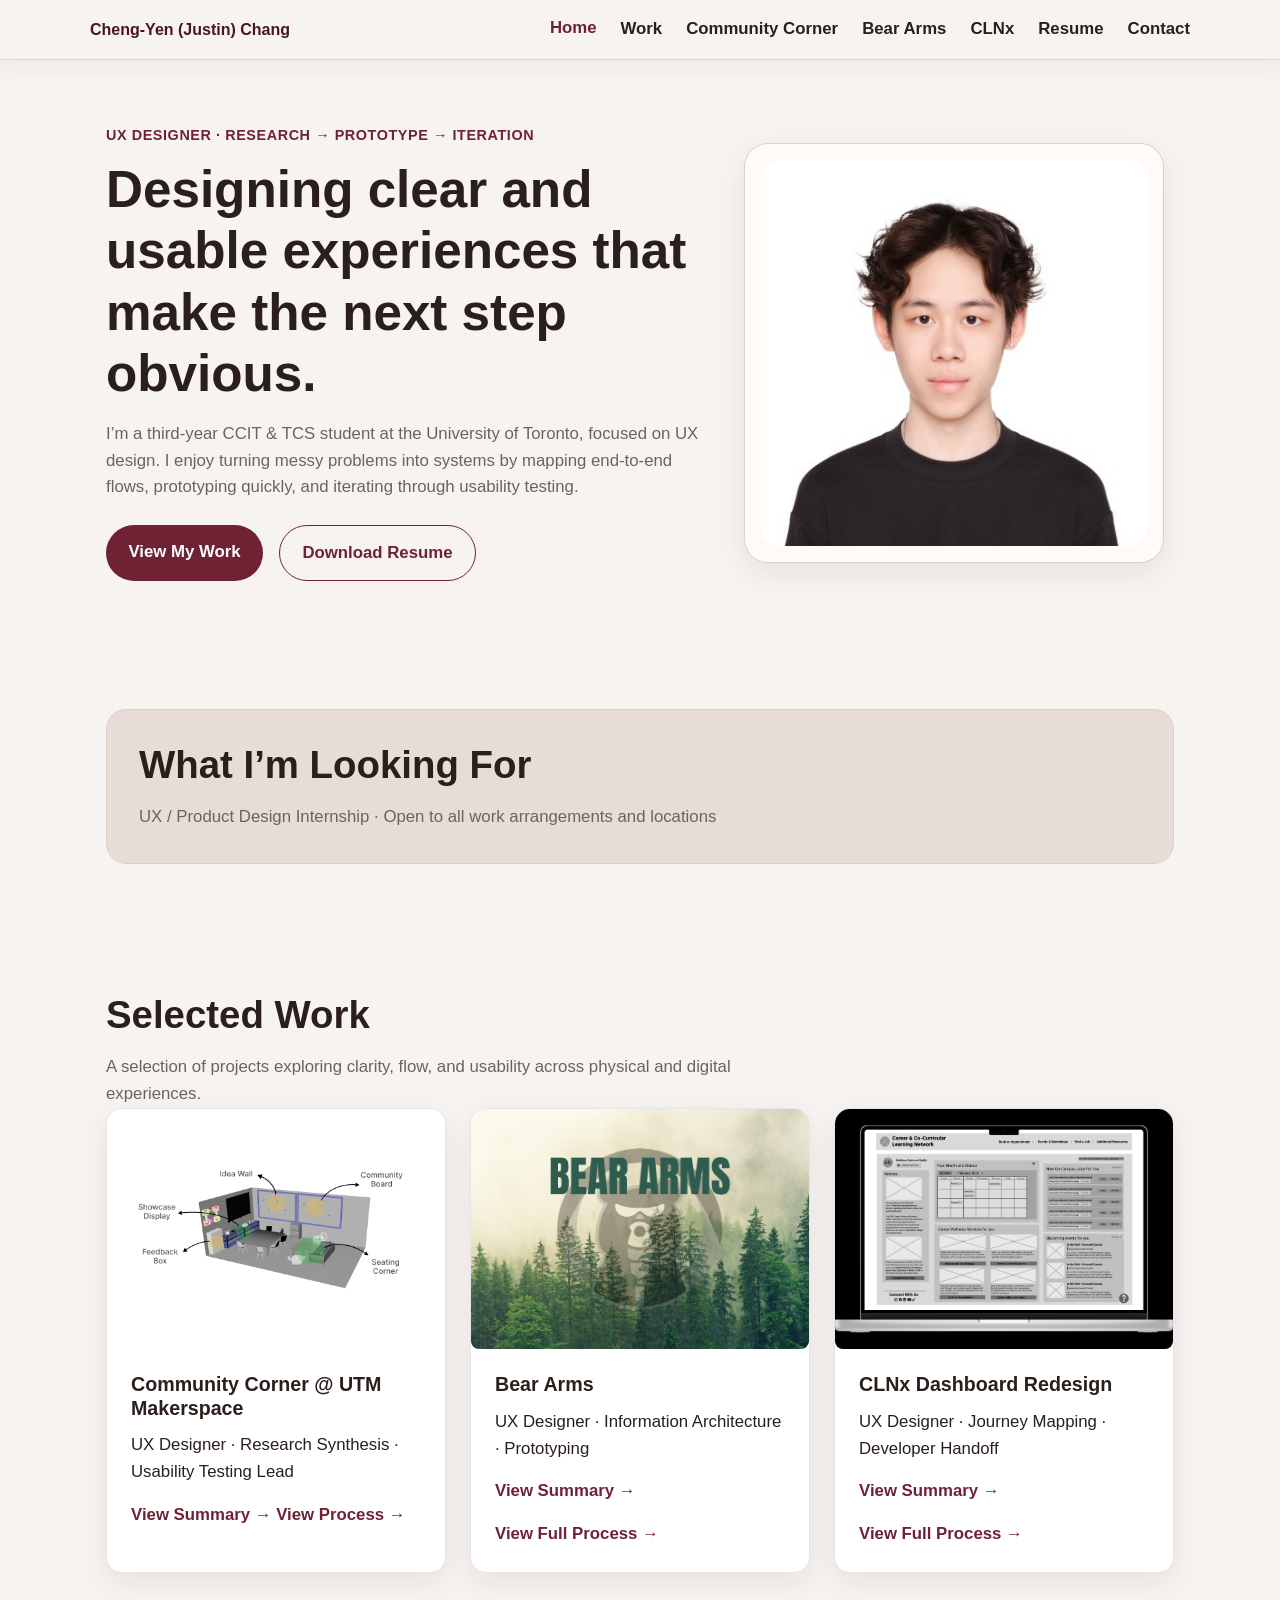
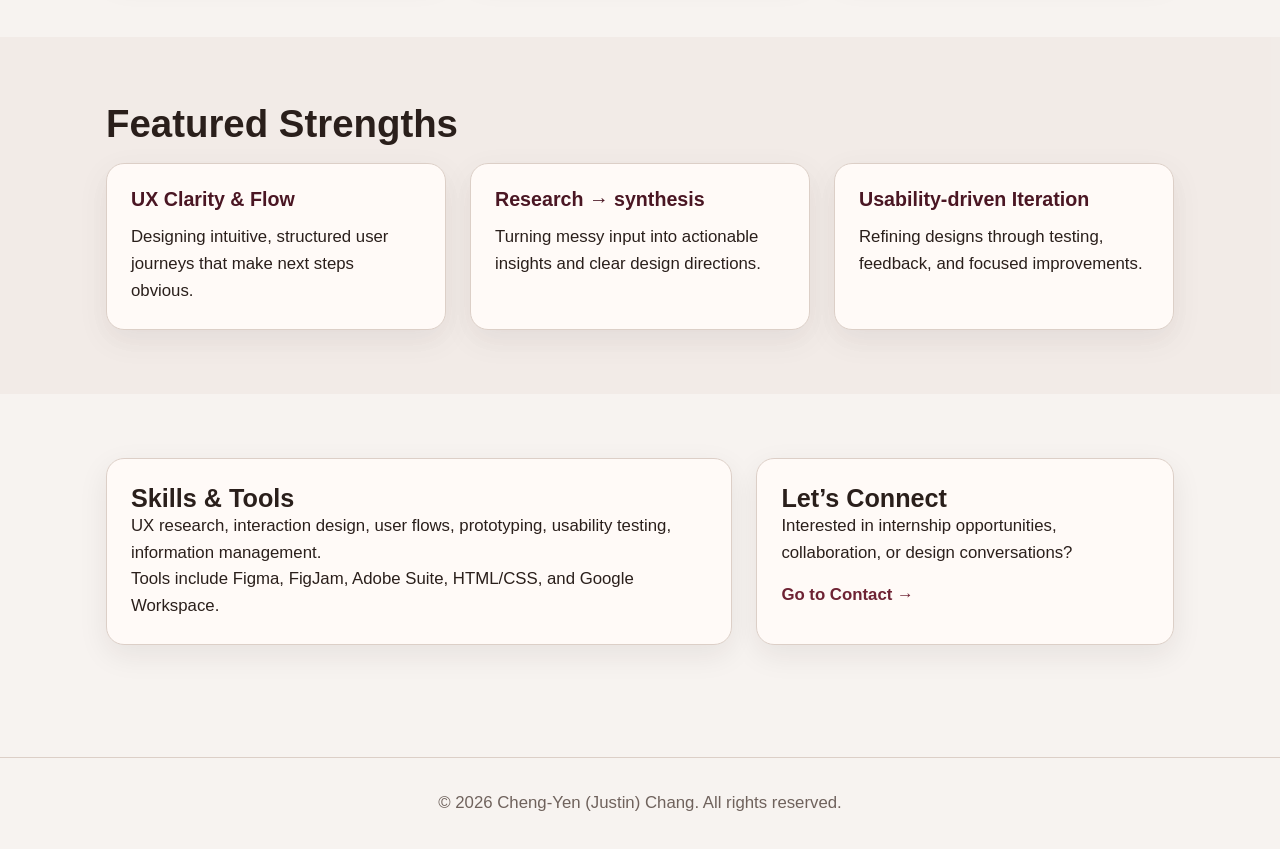
<file: index.html>
<!DOCTYPE html>
<html lang="en">
<head>
  <meta charset="UTF-8">
  <meta name="viewport" content="width=device-width, initial-scale=1.0">
  <title>Cheng-Yen (Justin) Chang | Home</title>
  <link rel="stylesheet" href="css/style.css">
</head>
<body>
  <header class="site-header">
    <div class="container nav-container">
      <a href="index.html" class="site-logo">Cheng-Yen (Justin) Chang</a>
      <nav class="site-nav">
        <ul>
          <li><a href="index.html" class="active">Home</a></li>
          <li><a href="portfolio.html">Work</a></li>
          <li><a href="community-corner-process.html">Community Corner</a></li>
          <li><a href="bear-arms-process.html">Bear Arms</a></li>
          <li><a href="clnx-process.html">CLNx</a></li>
          <li><a href="resume.html">Resume</a></li>
          <li><a href="contact.html">Contact</a></li>
        </ul>
      </nav>
    </div>
  </header>

  <main>
    <section class="hero">
      <div class="container hero-layout home-hero-layout">
        <div class="hero-text">
          <p class="eyebrow">UX Designer · Research → Prototype → Iteration</p>
          <h1>Designing clear and usable experiences that make the next step obvious.</h1>
          <p class="hero-description">
            I’m a third-year CCIT &amp; TCS student at the University of Toronto, focused on UX design.
            I enjoy turning messy problems into systems by mapping end-to-end flows, prototyping quickly, and iterating through usability testing.
          </p>

          <div class="button-group">
            <a href="portfolio.html" class="btn">View My Work</a>
            <a href="files/resume.pdf" class="btn-secondary" target="_blank">Download Resume</a>
          </div>
        </div>

        <div class="profile-card">
          <img src="images/profile-photo.png" alt="Portrait of Cheng-Yen Justin Chang" class="profile-image">
        </div>
      </div>
    </section>

    <section class="content-section">
      <div class="container">
        <div class="intro-panel">
          <h2 class="section-title">What I’m Looking For</h2>
          <p class="section-intro">
            UX / Product Design Internship · Open to all work arrangements and locations
          </p>
        </div>
      </div>
    </section>

    <section class="content-section">
      <div class="container">
        <h2 class="section-title">Selected Work</h2>
        <p class="section-intro">
          A selection of projects exploring clarity, flow, and usability across physical and digital experiences.
        </p>

        <div class="project-grid">
          <article class="project-card">
            <div class="project-image">
              <img src="images/community-cover.png" alt="Community Corner project">
            </div>
            <div class="project-content">
              <h3>Community Corner @ UTM Makerspace</h3>
              <p>UX Designer · Research Synthesis · Usability Testing Lead</p>
              <a href="portfolio.html#community-corner-detail" class="text-link">
                View Summary →
              </a>
              <a href="community-corner-process.html" class="text-link cta-link">View Process →</a>
            </div>
          </article>

          <article class="project-card">
            <div class="project-image">
              <img src="images/beararms-cover.png" alt="Bear Arms project">
            </div>
            <div class="project-content">
              <h3>Bear Arms</h3>
              <p>UX Designer · Information Architecture · Prototyping</p>
              <a href="portfolio.html#bear-arms-detail" class="text-link cta-link">View Summary →</a>
              <a href="bear-arms-process.html" class="text-link cta-link">View Full Process →</a>
            </div>
          </article>

          <article class="project-card">
            <div class="project-image">
              <img src="images/clnx-cover.png" alt="CLNx Dashboard Redesign project">
            </div>
            <div class="project-content">
              <h3>CLNx Dashboard Redesign</h3>
              <p>UX Designer · Journey Mapping · Developer Handoff</p>
              <a href="portfolio.html#clnx-detail" class="text-link">
                View Summary →
              </a>
              <a href="clnx-process.html" class="text-link cta-link">View Full Process →</a>
            </div>
          </article>
        </div>
      </div>
    </section>

    <section class="content-section alt-section">
      <div class="container">
        <h2 class="section-title">Featured Strengths</h2>

        <div class="strength-grid">
          <article class="detail-card strength-card">
            <h3>UX Clarity &amp; Flow</h3>
            <p>Designing intuitive, structured user journeys that make next steps obvious.</p>
          </article>

          <article class="detail-card strength-card">
            <h3>Research → synthesis</h3>
            <p>Turning messy input into actionable insights and clear design directions.</p>
          </article>

          <article class="detail-card strength-card">
            <h3>Usability-driven Iteration</h3>
            <p>Refining designs through testing, feedback, and focused improvements.</p>
          </article>
        </div>
      </div>
    </section>

    <section class="content-section">
      <div class="container home-bottom-grid">
        <article class="detail-card">
          <h2>Skills &amp; Tools</h2>
          <p>
            UX research, interaction design, user flows, prototyping, usability testing, information management.
          </p>
          <p>
            Tools include Figma, FigJam, Adobe Suite, HTML/CSS, and Google Workspace.
          </p>
        </article>

        <article class="detail-card">
          <h2>Let’s Connect</h2>
          <p>Interested in internship opportunities, collaboration, or design conversations?</p>
          <a href="contact.html" class="text-link cta-link">Go to Contact →</a>
        </article>
      </div>
    </section>
  </main>

  <footer class="site-footer">
    <div class="container">
      <p>&copy; 2026 Cheng-Yen (Justin) Chang. All rights reserved.</p>
    </div>
  </footer>
</body>
</html>
</file>
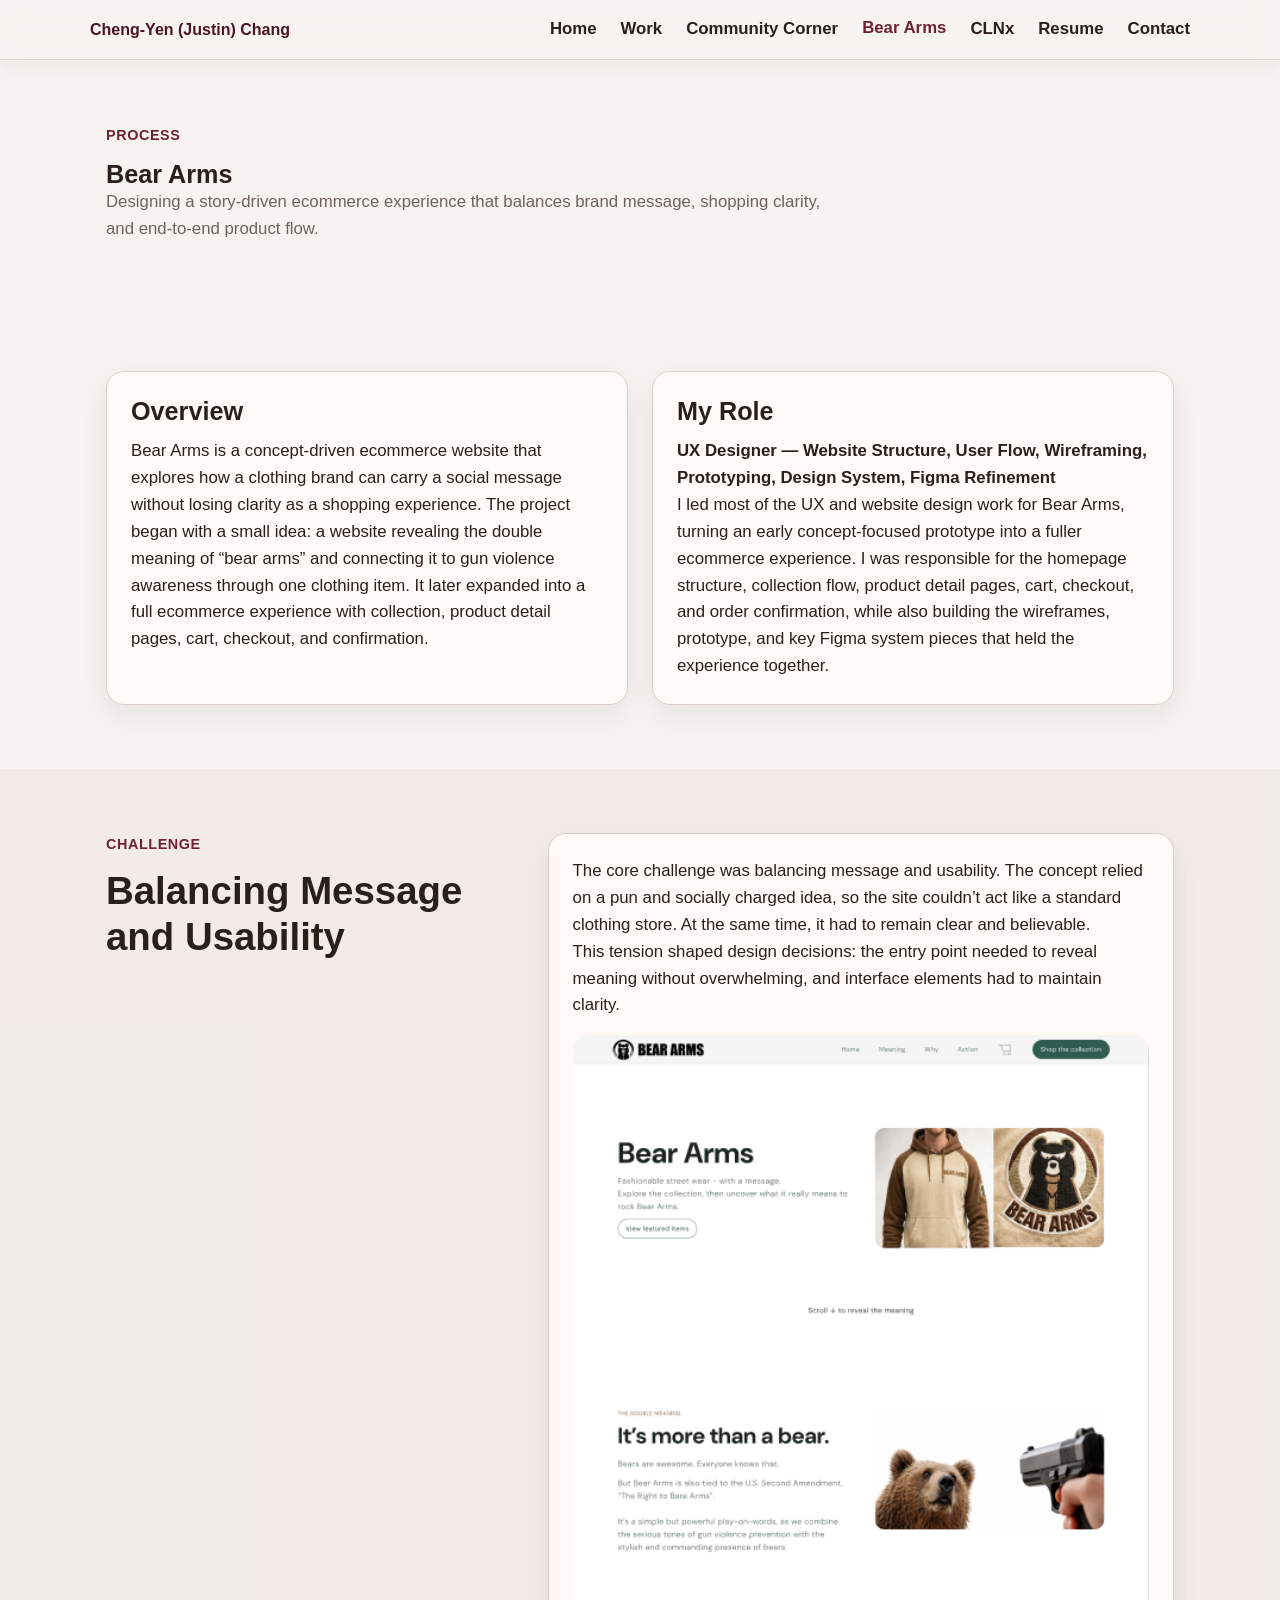
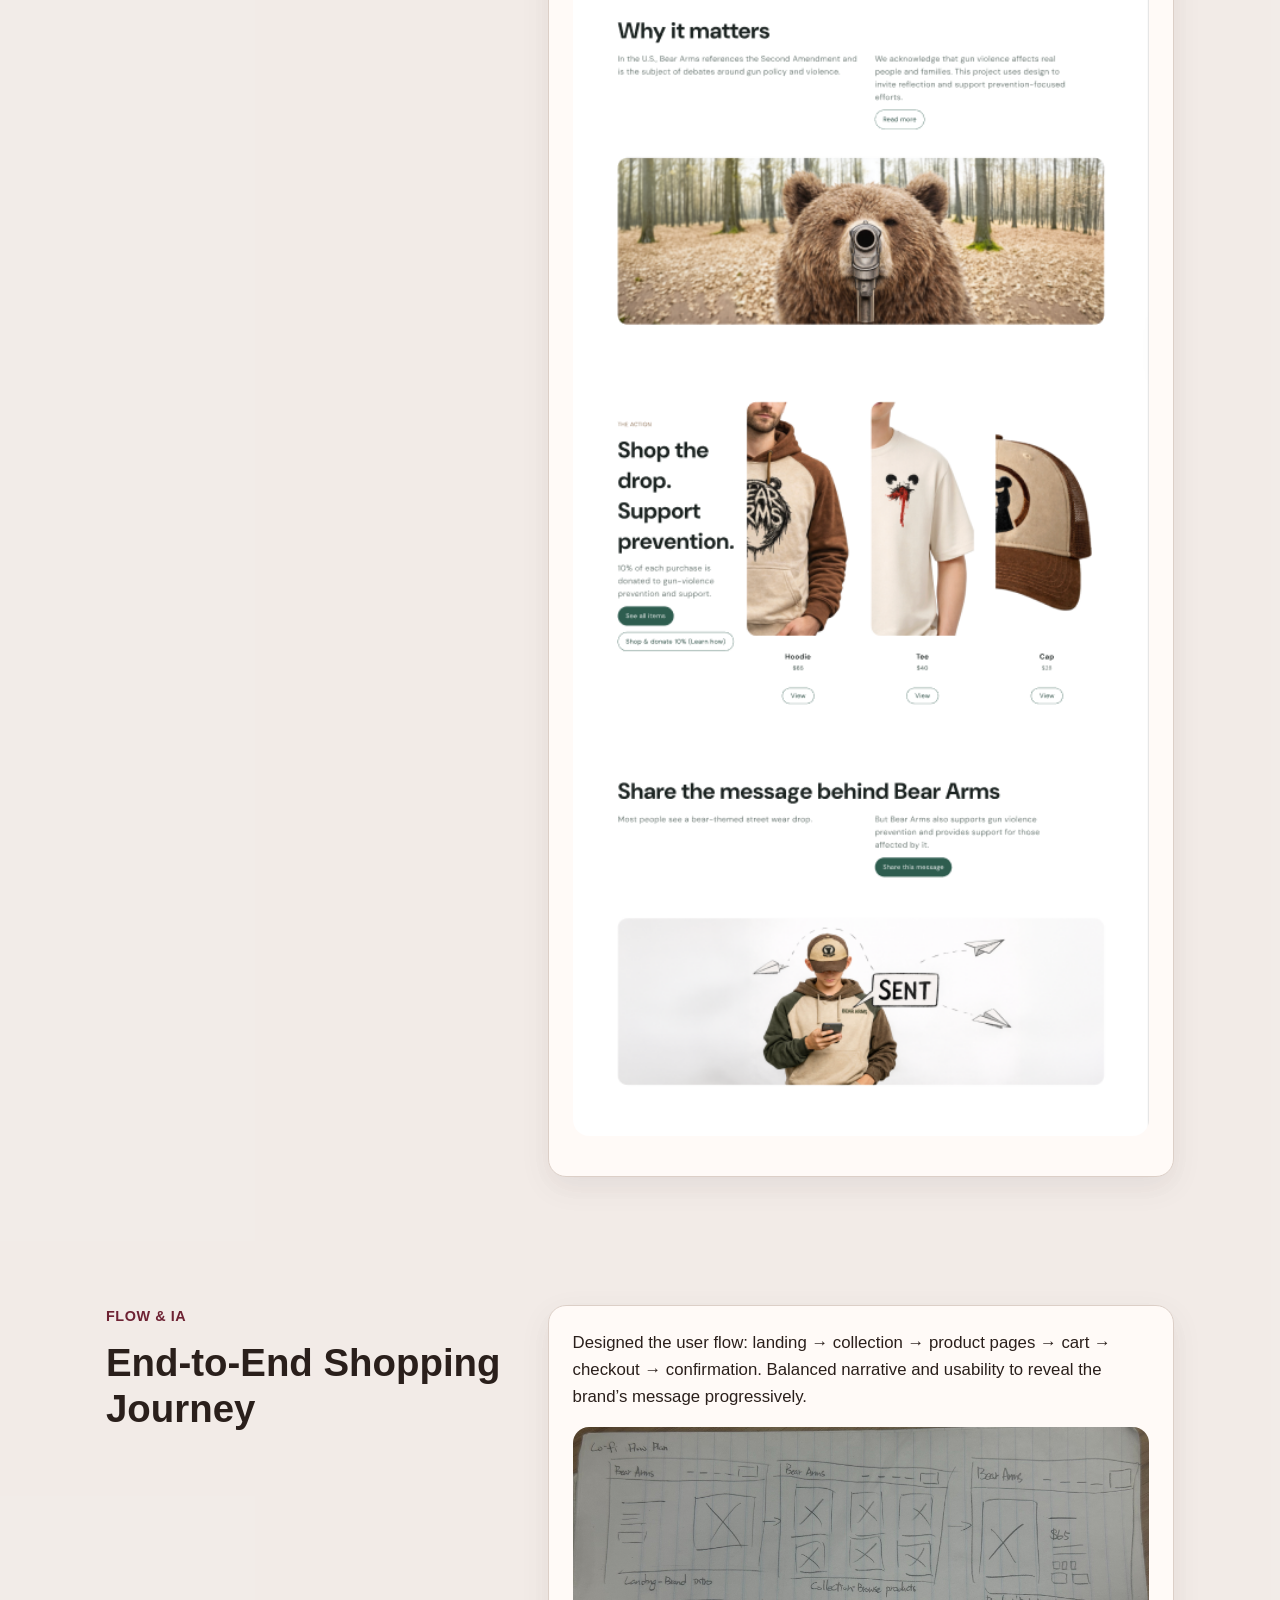
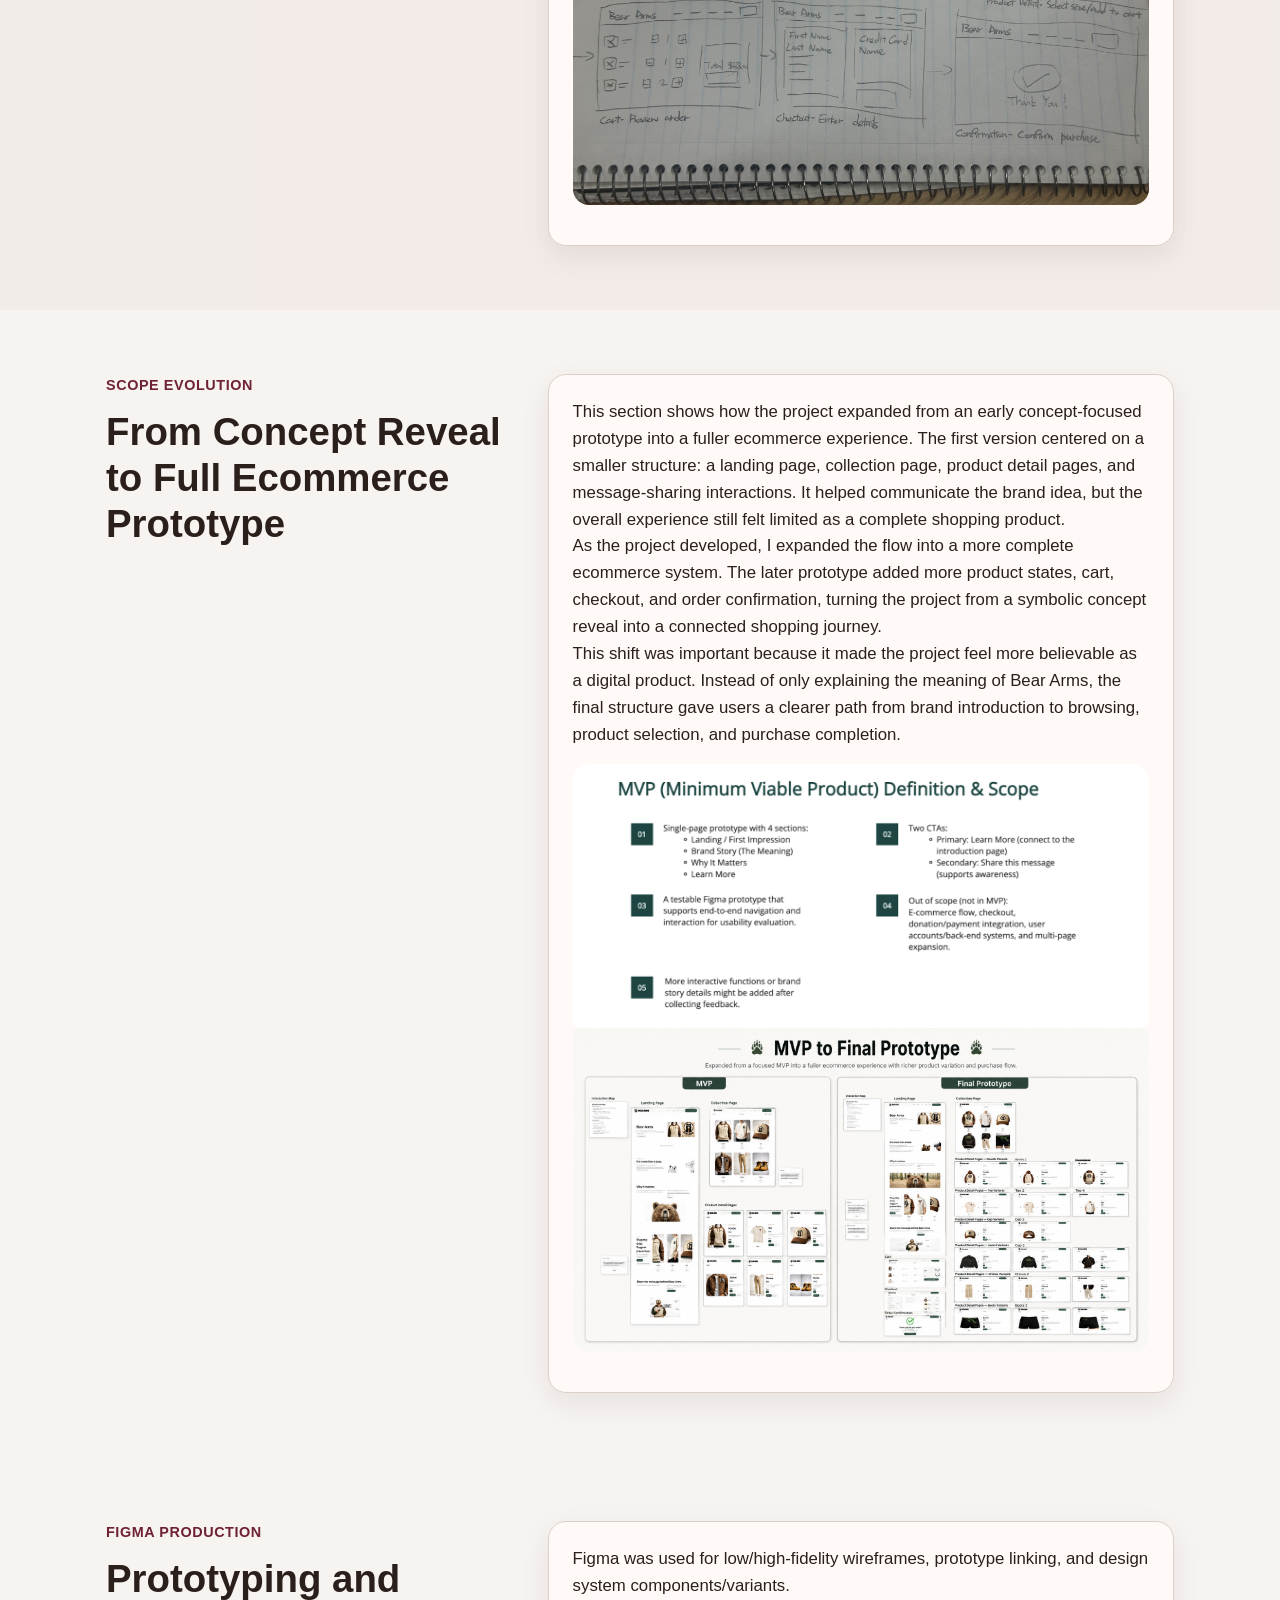
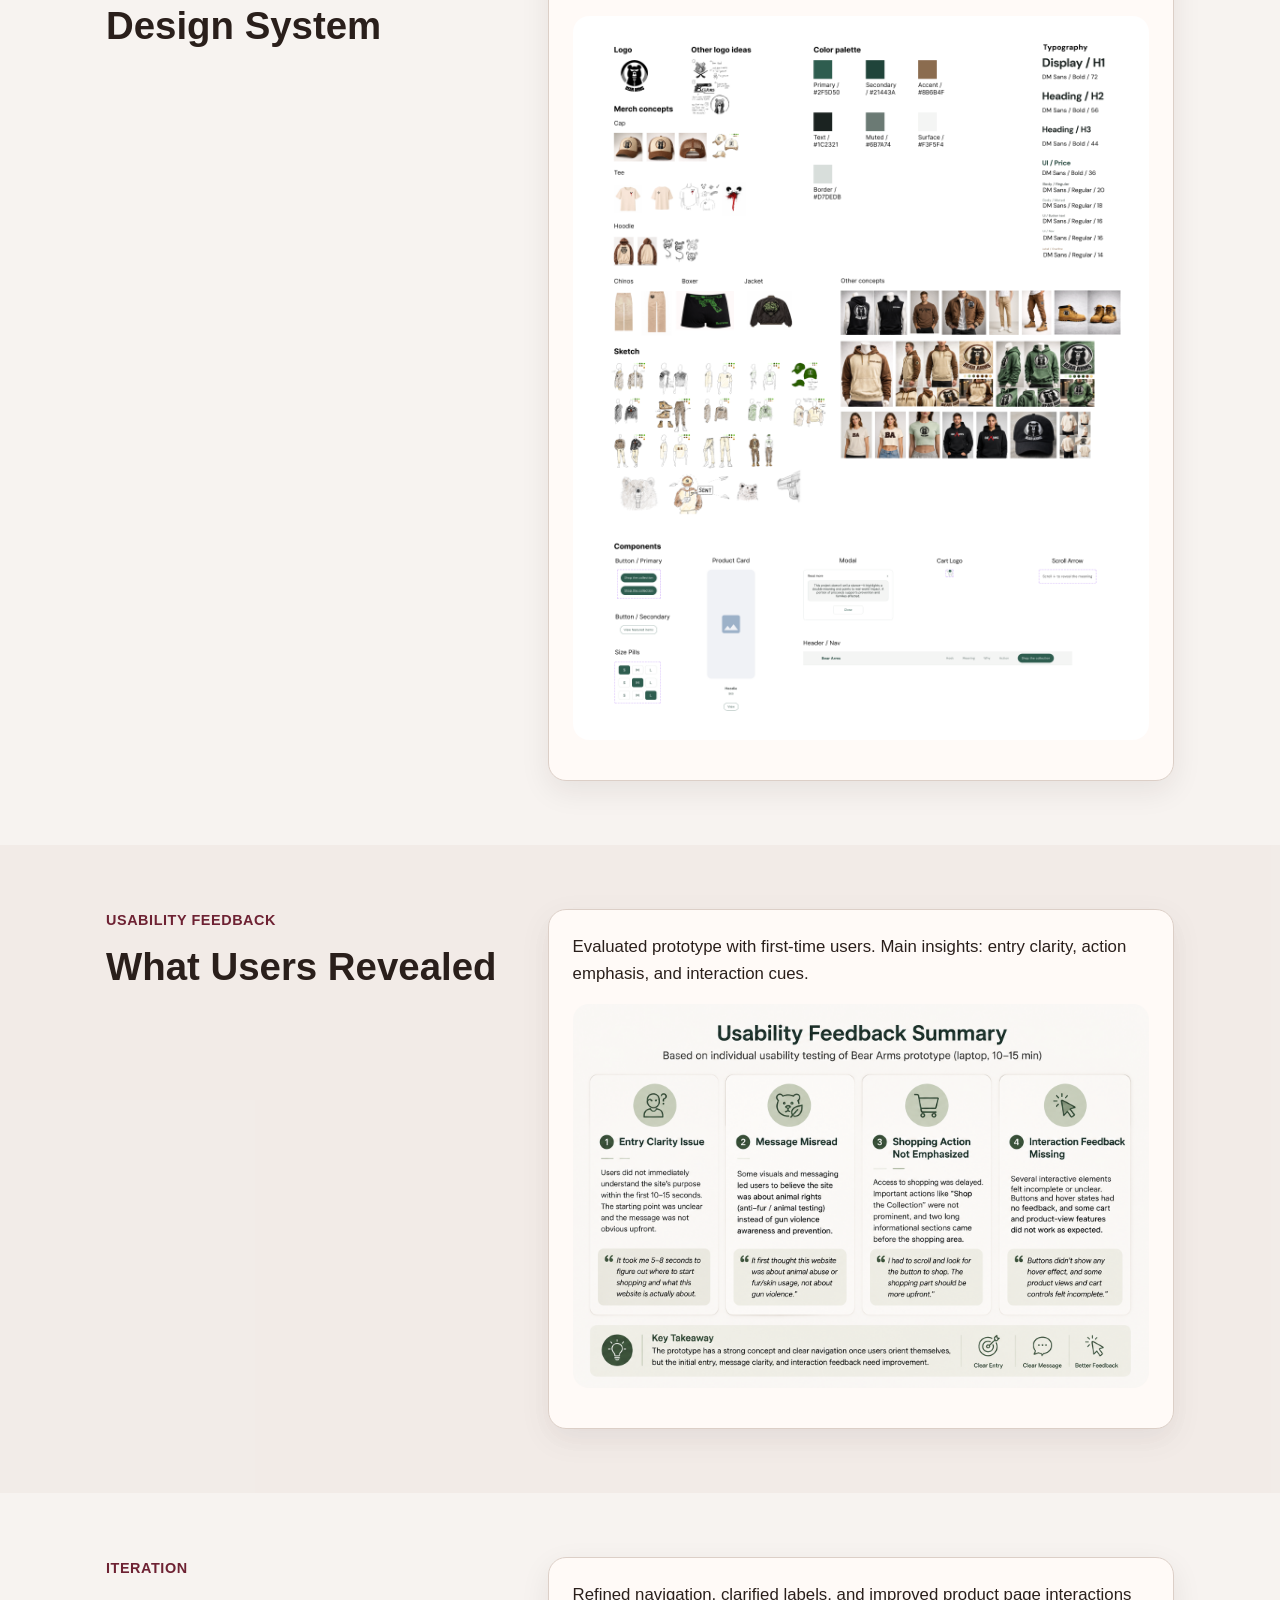
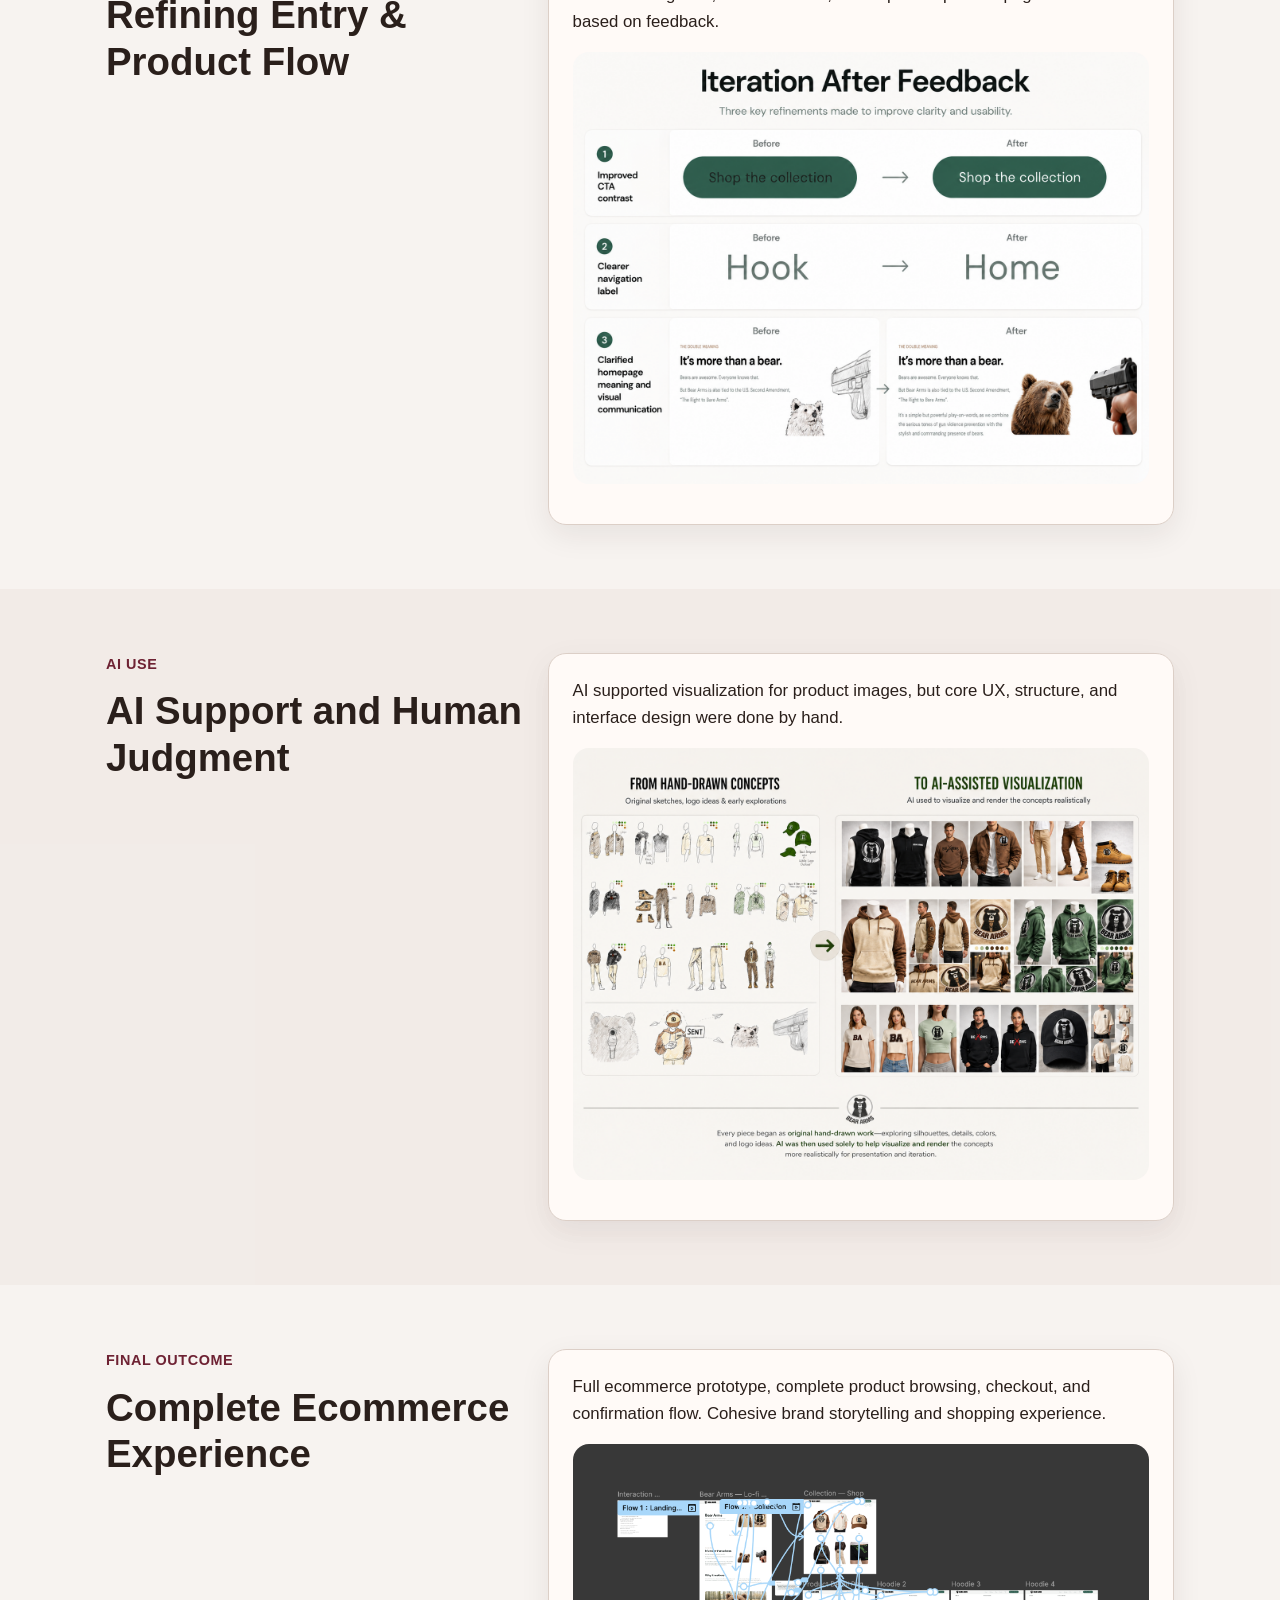
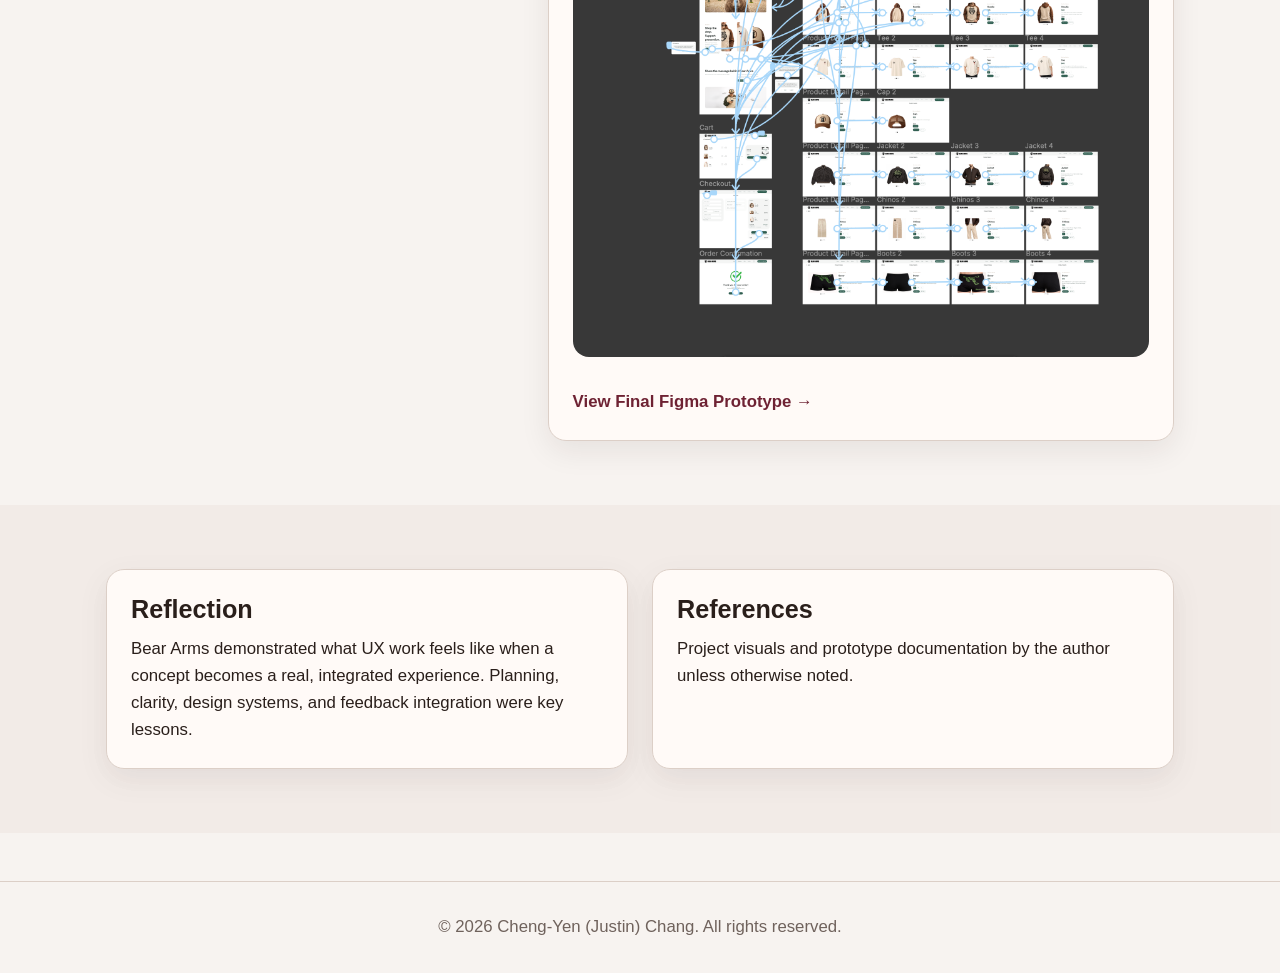
<file: bear-arms-process.html>
<!DOCTYPE html>
<html lang="en">
<head>
  <meta charset="UTF-8">
  <meta name="viewport" content="width=device-width, initial-scale=1.0">
  <title>Bear Arms | Process</title>
  <link rel="stylesheet" href="css/style.css">
</head>
<body>

<header class="site-header">
  <div class="container nav-container">
    <a href="index.html" class="site-logo">Cheng-Yen (Justin) Chang</a>
    <nav class="site-nav">
      <ul>
        <li><a href="index.html">Home</a></li>
        <li><a href="portfolio.html">Work</a></li>
        <li><a href="community-corner-process.html">Community Corner</a></li>
        <li><a href="bear-arms-process.html" class="active">Bear Arms</a></li>
        <li><a href="clnx-process.html">CLNx</a></li>
        <li><a href="resume.html">Resume</a></li>
        <li><a href="contact.html">Contact</a></li>
      </ul>
    </nav>
  </div>
</header>

<main>
  <!-- Banner -->
  <section class="page-banner">
    <div class="container">
      <p class="eyebrow">Process</p>
      <h1>Bear Arms</h1>
      <p class="section-intro">
        Designing a story-driven ecommerce experience that balances brand message, shopping clarity, and end-to-end product flow.
      </p>
    </div>
  </section>

  <!-- Overview + Role -->
  <section class="content-section">
    <div class="container process-intro-grid">
      <article class="detail-card">
        <h2>Overview</h2>
        <p>Bear Arms is a concept-driven ecommerce website that explores how a clothing brand can carry a social message without losing clarity as a shopping experience. The project began with a small idea: a website revealing the double meaning of “bear arms” and connecting it to gun violence awareness through one clothing item. It later expanded into a full ecommerce experience with collection, product detail pages, cart, checkout, and confirmation.</p>
      </article>

      <article class="detail-card">
        <h2>My Role</h2>
        <p><strong>UX Designer — Website Structure, User Flow, Wireframing, Prototyping, Design System, Figma Refinement</strong></p>
        <p>I led most of the UX and website design work for Bear Arms, turning an early concept-focused prototype into a fuller ecommerce experience. I was responsible for the homepage structure, collection flow, product detail pages, cart, checkout, and order confirmation, while also building the wireframes, prototype, and key Figma system pieces that held the experience together.</p>
      </article>
    </div>
  </section>

  <!-- Challenge -->
  <section class="content-section alt-section">
    <div class="container process-section-grid">
      <div>
        <p class="eyebrow">Challenge</p>
        <h2 class="section-title">Balancing Message and Usability</h2>
      </div>
      <div class="detail-card">
        <p>The core challenge was balancing message and usability. The concept relied on a pun and socially charged idea, so the site couldn’t act like a standard clothing store. At the same time, it had to remain clear and believable.</p>
        <p>This tension shaped design decisions: the entry point needed to reveal meaning without overwhelming, and interface elements had to maintain clarity.</p>

        <div class="process-image">
          <img src="images/beararms-homepage.png" alt="Homepage / landing page showing brand concept entry">
        </div>
      </div>
    </div>
  </section>

  <!-- Flow / Information Architecture -->
  <section class="content-section alt-section">
    <div class="container process-section-grid">
      <div>
        <p class="eyebrow">Flow &amp; IA</p>
        <h2 class="section-title">End-to-End Shopping Journey</h2>
      </div>
      <div class="detail-card">
        <p>Designed the user flow: landing → collection → product pages → cart → checkout → confirmation. Balanced narrative and usability to reveal the brand’s message progressively.</p>

        <div class="process-image">
          <img src="images/beararms-flow-plan.png" alt="Lo-fi interaction map / user flow showing end-to-end journey">
        </div>
      </div>
    </div>
  </section>

  <!-- Scope Evolution -->
  <section class="content-section">
    <div class="container process-section-grid">
      <div>
        <p class="eyebrow">Scope Evolution</p>
        <h2 class="section-title">From Concept Reveal to Full Ecommerce Prototype</h2>
      </div>
      <div class="detail-card">
        <p>
        This section shows how the project expanded from an early concept-focused prototype into a fuller ecommerce experience. The first version centered on a smaller structure: a landing page, collection page, product detail pages, and message-sharing interactions. It helped communicate the brand idea, but the overall experience still felt limited as a complete shopping product.
      </p>
      <p>
      As the project developed, I expanded the flow into a more complete ecommerce system. The later prototype added more product states, cart, checkout, and order confirmation, turning the project from a symbolic concept reveal into a connected shopping journey.
    </p>
    <p>
      This shift was important because it made the project feel more believable as a digital product. Instead of only explaining the meaning of Bear Arms, the final structure gave users a clearer path from brand introduction to browsing, product selection, and purchase completion.
    </p>

        <div class="process-image">
          <img src="images/bear-arms-mvp-scope.png" alt="Early MVP definition and scope for Bear Arms">
          <img src="images/beararms-scope-evolution.png" alt="Scope evolution from MVP to full ecommerce flow">
        </div>
      </div>
    </div>
  </section>

  <!-- Figma -->
  <section class="content-section">
    <div class="container process-section-grid">
      <div>
        <p class="eyebrow">Figma Production</p>
        <h2 class="section-title">Prototyping and Design System</h2>
      </div>
      <div class="detail-card">
        <p>Figma was used for low/high-fidelity wireframes, prototype linking, and design system components/variants.</p>

        <div class="process-image">
          <img src="images/beararms-figma-system.png" alt="Figma design system and component variants">
        </div>
      </div>
    </div>
  </section>

  <!-- Feedback -->
  <section class="content-section alt-section">
    <div class="container process-section-grid">
      <div>
        <p class="eyebrow">Usability Feedback</p>
        <h2 class="section-title">What Users Revealed</h2>
      </div>
      <div class="detail-card">
        <p>Evaluated prototype with first-time users. Main insights: entry clarity, action emphasis, and interaction cues.</p>

        <div class="process-image">
          <img src="images/beararms-feedback.png" alt="Usability feedback screenshots or notes">
        </div>
      </div>
    </div>
  </section>

  <!-- Iteration -->
  <section class="content-section">
    <div class="container process-section-grid">
      <div>
        <p class="eyebrow">Iteration</p>
        <h2 class="section-title">Refining Entry & Product Flow</h2>
      </div>
      <div class="detail-card">
        <p>Refined navigation, clarified labels, and improved product page interactions based on feedback.</p>

        <div class="process-image">
          <img src="images/beararms-iteration.png" alt="Iteration showing clearer navigation and multi-angle product pages">
        </div>
      </div>
    </div>
  </section>

  <!-- AI -->
  <section class="content-section alt-section">
    <div class="container process-section-grid">
      <div>
        <p class="eyebrow">AI Use</p>
        <h2 class="section-title">AI Support and Human Judgment</h2>
      </div>
      <div class="detail-card">
        <p>AI supported visualization for product images, but core UX, structure, and interface design were done by hand.</p>

        <div class="process-image">
          <img src="images/beararms-ai.png" alt="AI-assisted visualization vs original design">
        </div>
      </div>
    </div>
  </section>

  <!-- Final Outcome -->
  <section class="content-section">
    <div class="container process-section-grid">
      <div>
        <p class="eyebrow">Final Outcome</p>
        <h2 class="section-title">Complete Ecommerce Experience</h2>
      </div>
      <div class="detail-card">
        <p>Full ecommerce prototype, complete product browsing, checkout, and confirmation flow. Cohesive brand storytelling and shopping experience.</p>

        <div class="process-image">
          <img src="images/beararms-final.png" alt="Final Bear Arms prototype showing full flow">
        </div>

        <p>
          <a href="https://www.figma.com/proto/PWkdy8wLhPpenLVyieFZdZ/01_Wireframes?node-id=1002-133&p=f&viewport=186%2C-81%2C0.62&t=fFkITQ07JiyaWCGI-1&scaling=min-zoom&content-scaling=fixed&starting-point-node-id=1002%3A133&show-proto-sidebar=1&page-id=1002%3A2" target="_blank" class="text-link cta-link">
            View Final Figma Prototype →
          </a>
        </p>
      </div>
    </div>
  </section>

  <!-- Reflection + References -->
  <section class="content-section alt-section">
    <div class="container process-intro-grid">
      <article class="detail-card">
        <h2>Reflection</h2>
        <p>Bear Arms demonstrated what UX work feels like when a concept becomes a real, integrated experience. Planning, clarity, design systems, and feedback integration were key lessons.</p>
      </article>

      <article class="detail-card">
        <h2>References</h2>
        <p>Project visuals and prototype documentation by the author unless otherwise noted.</p>
      </article>
    </div>
  </section>
</main>

<footer class="site-footer">
  <div class="container">
    <p>&copy; 2026 Cheng-Yen (Justin) Chang. All rights reserved.</p>
  </div>
</footer>

</body>
</html>
</file>
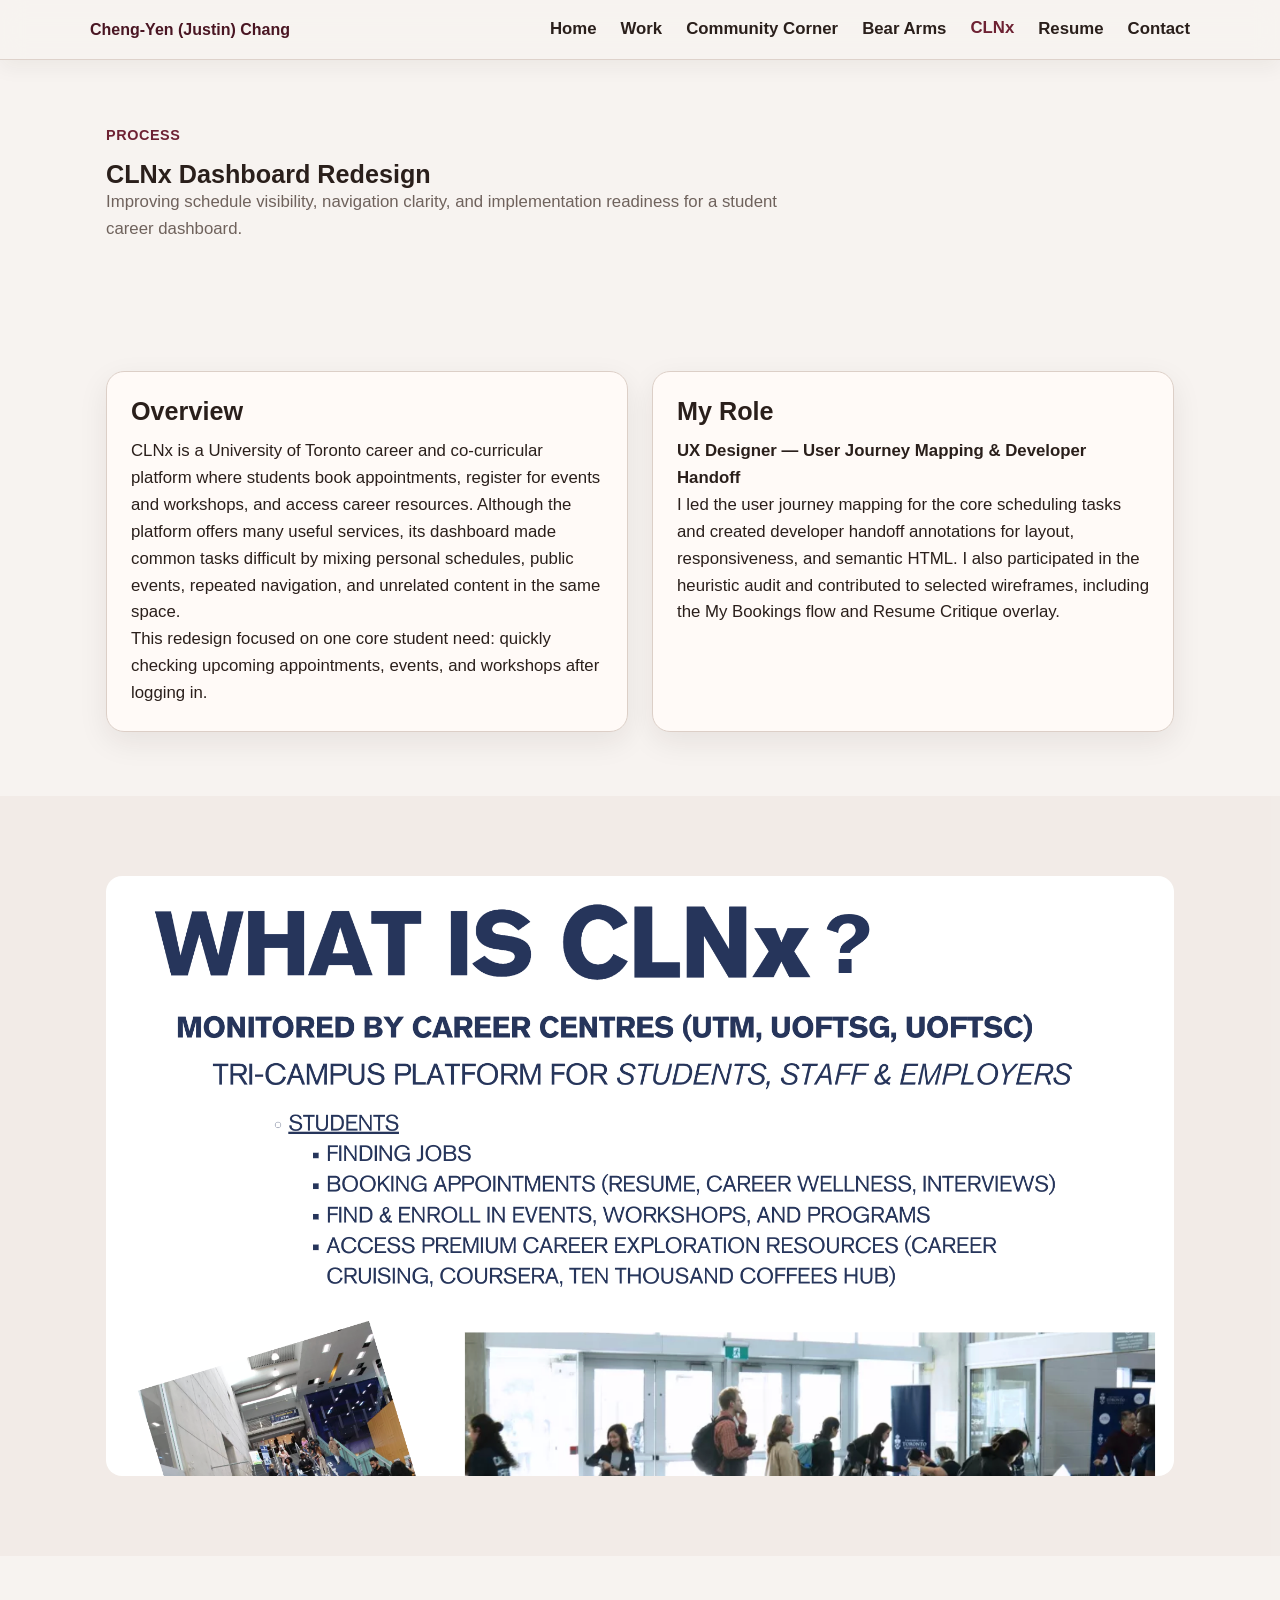
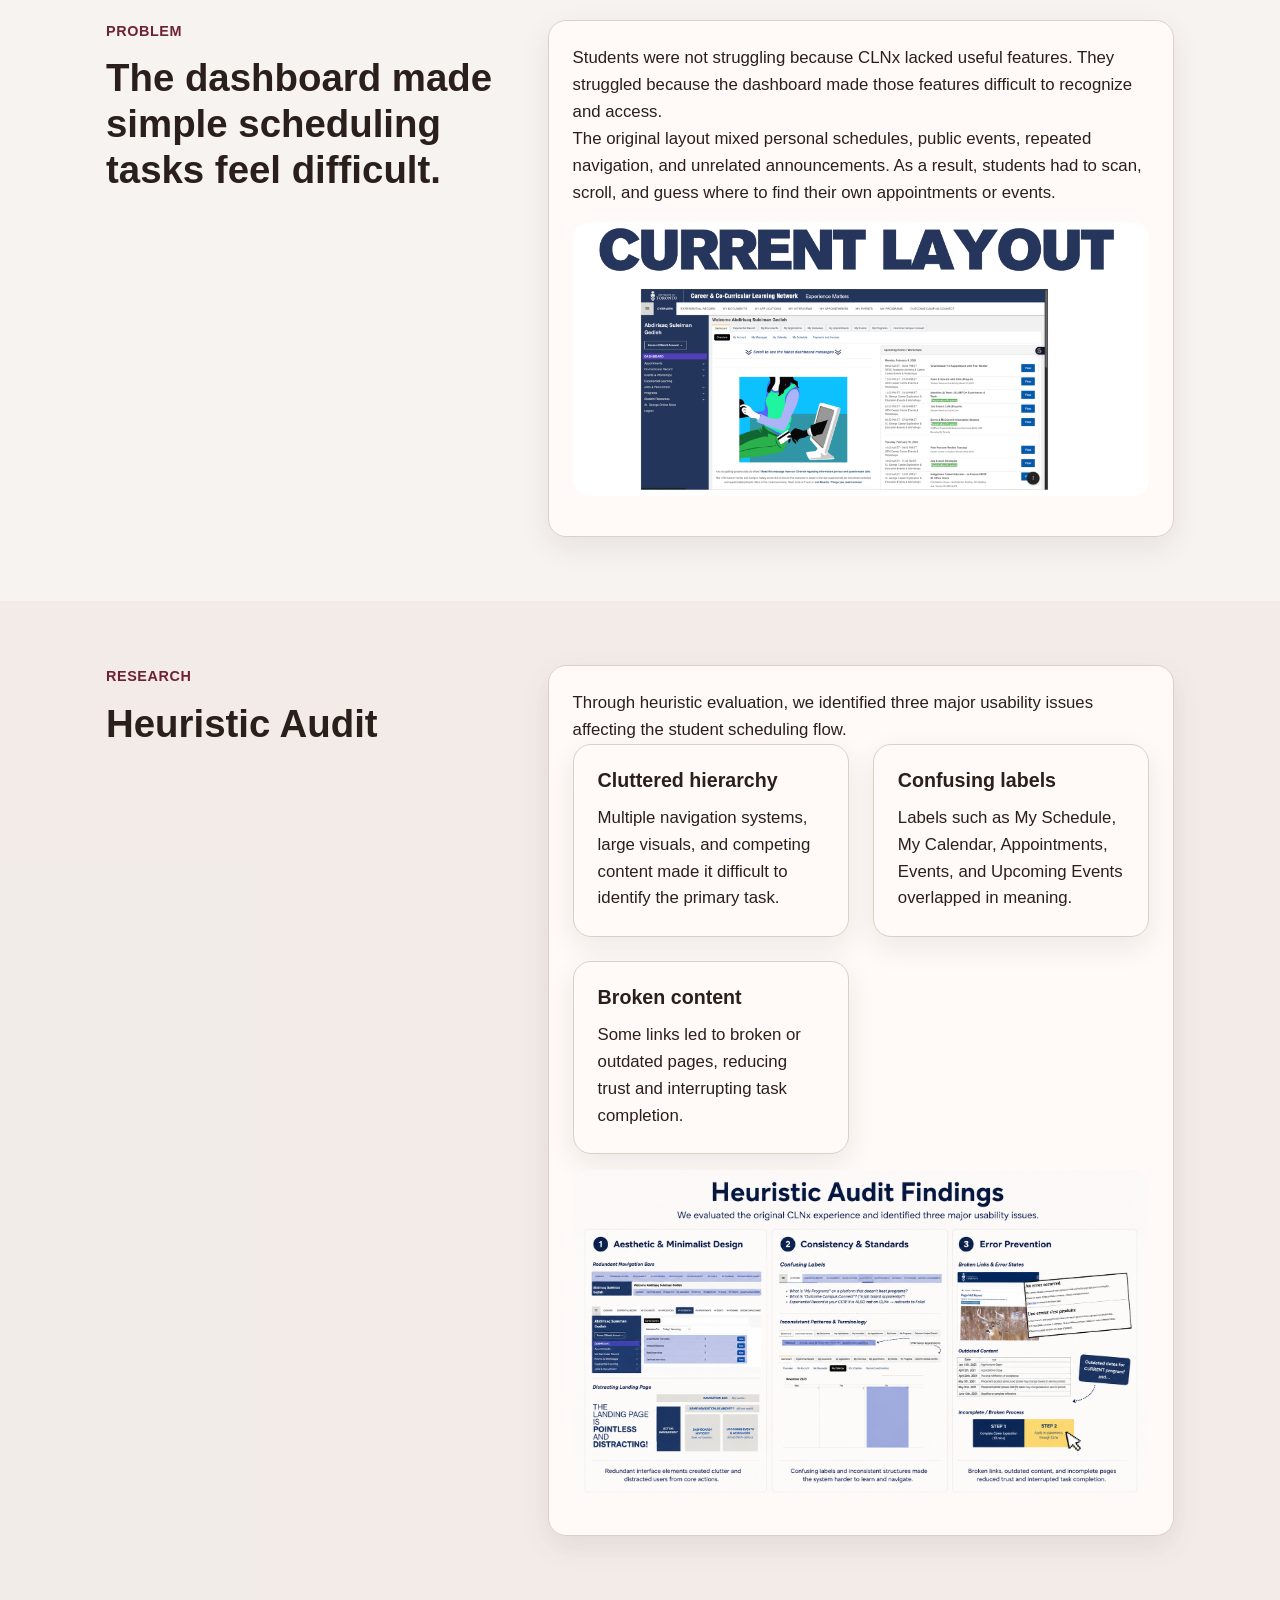
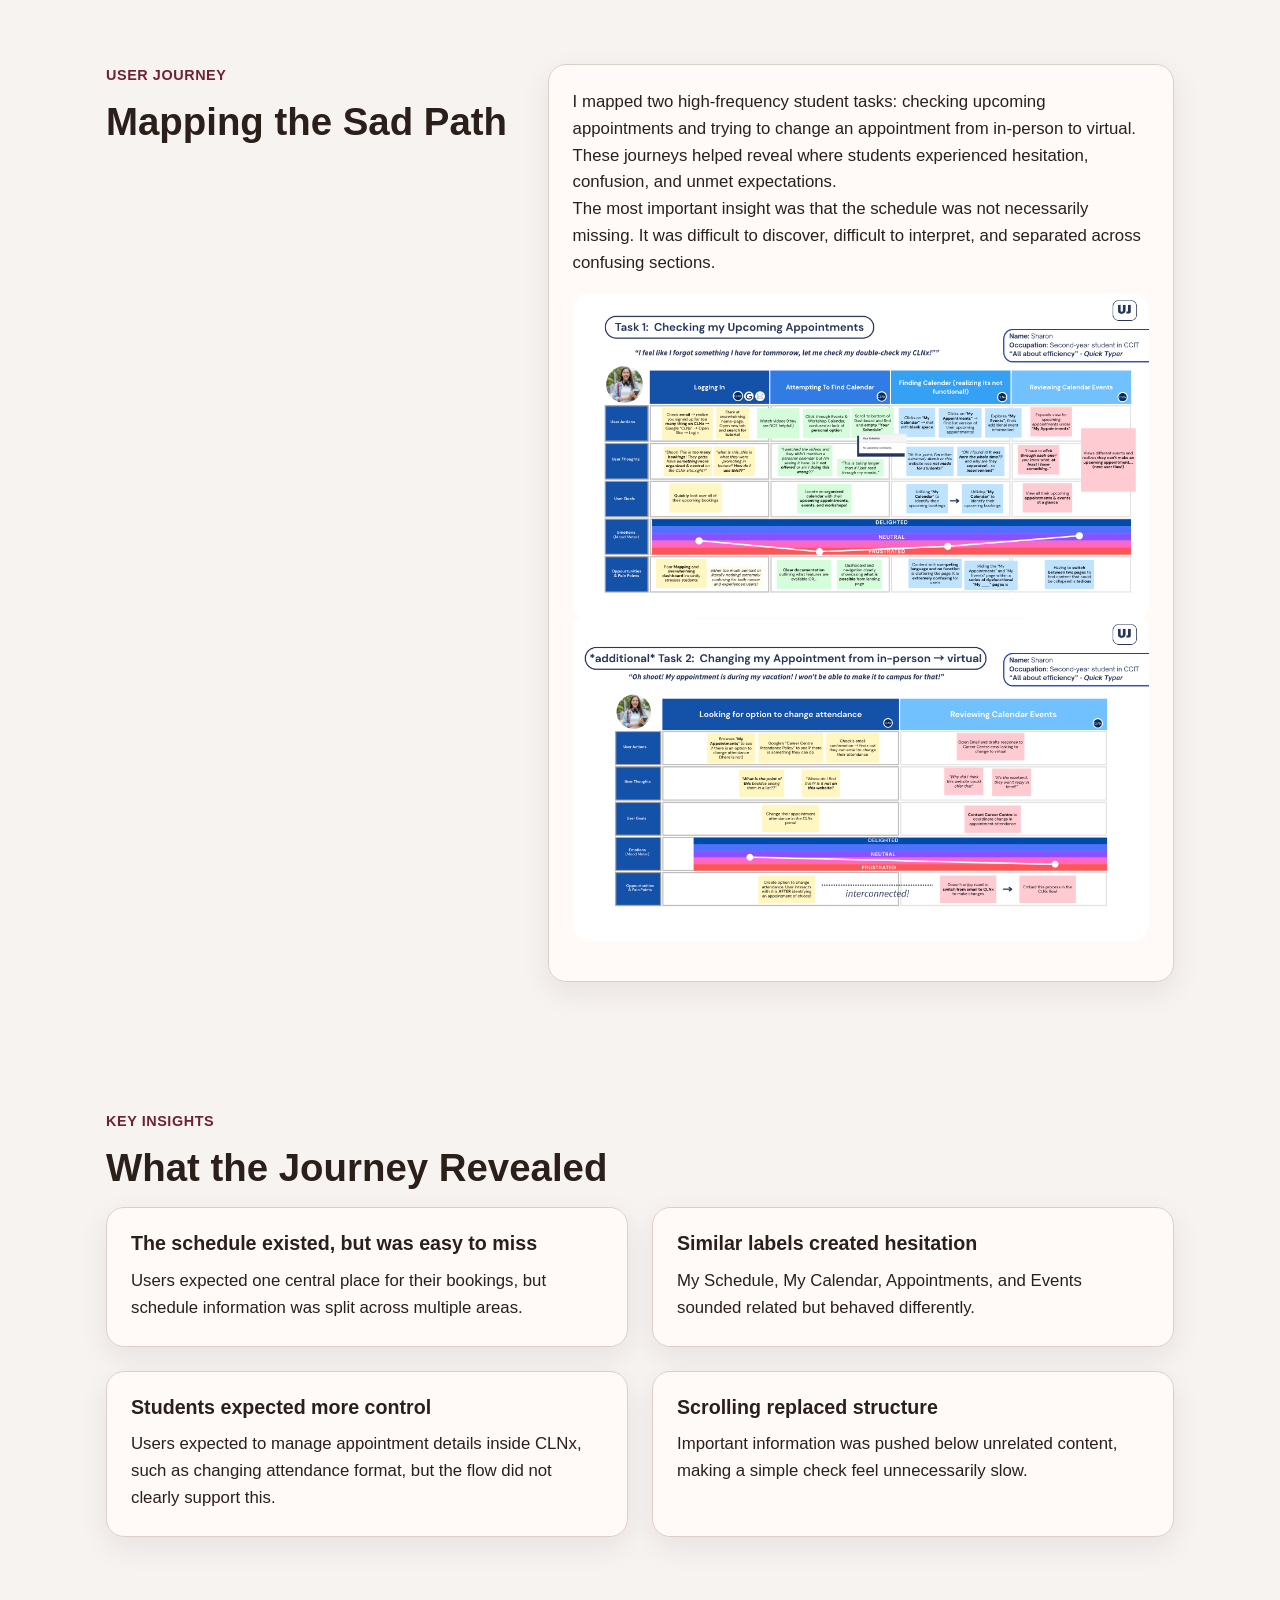
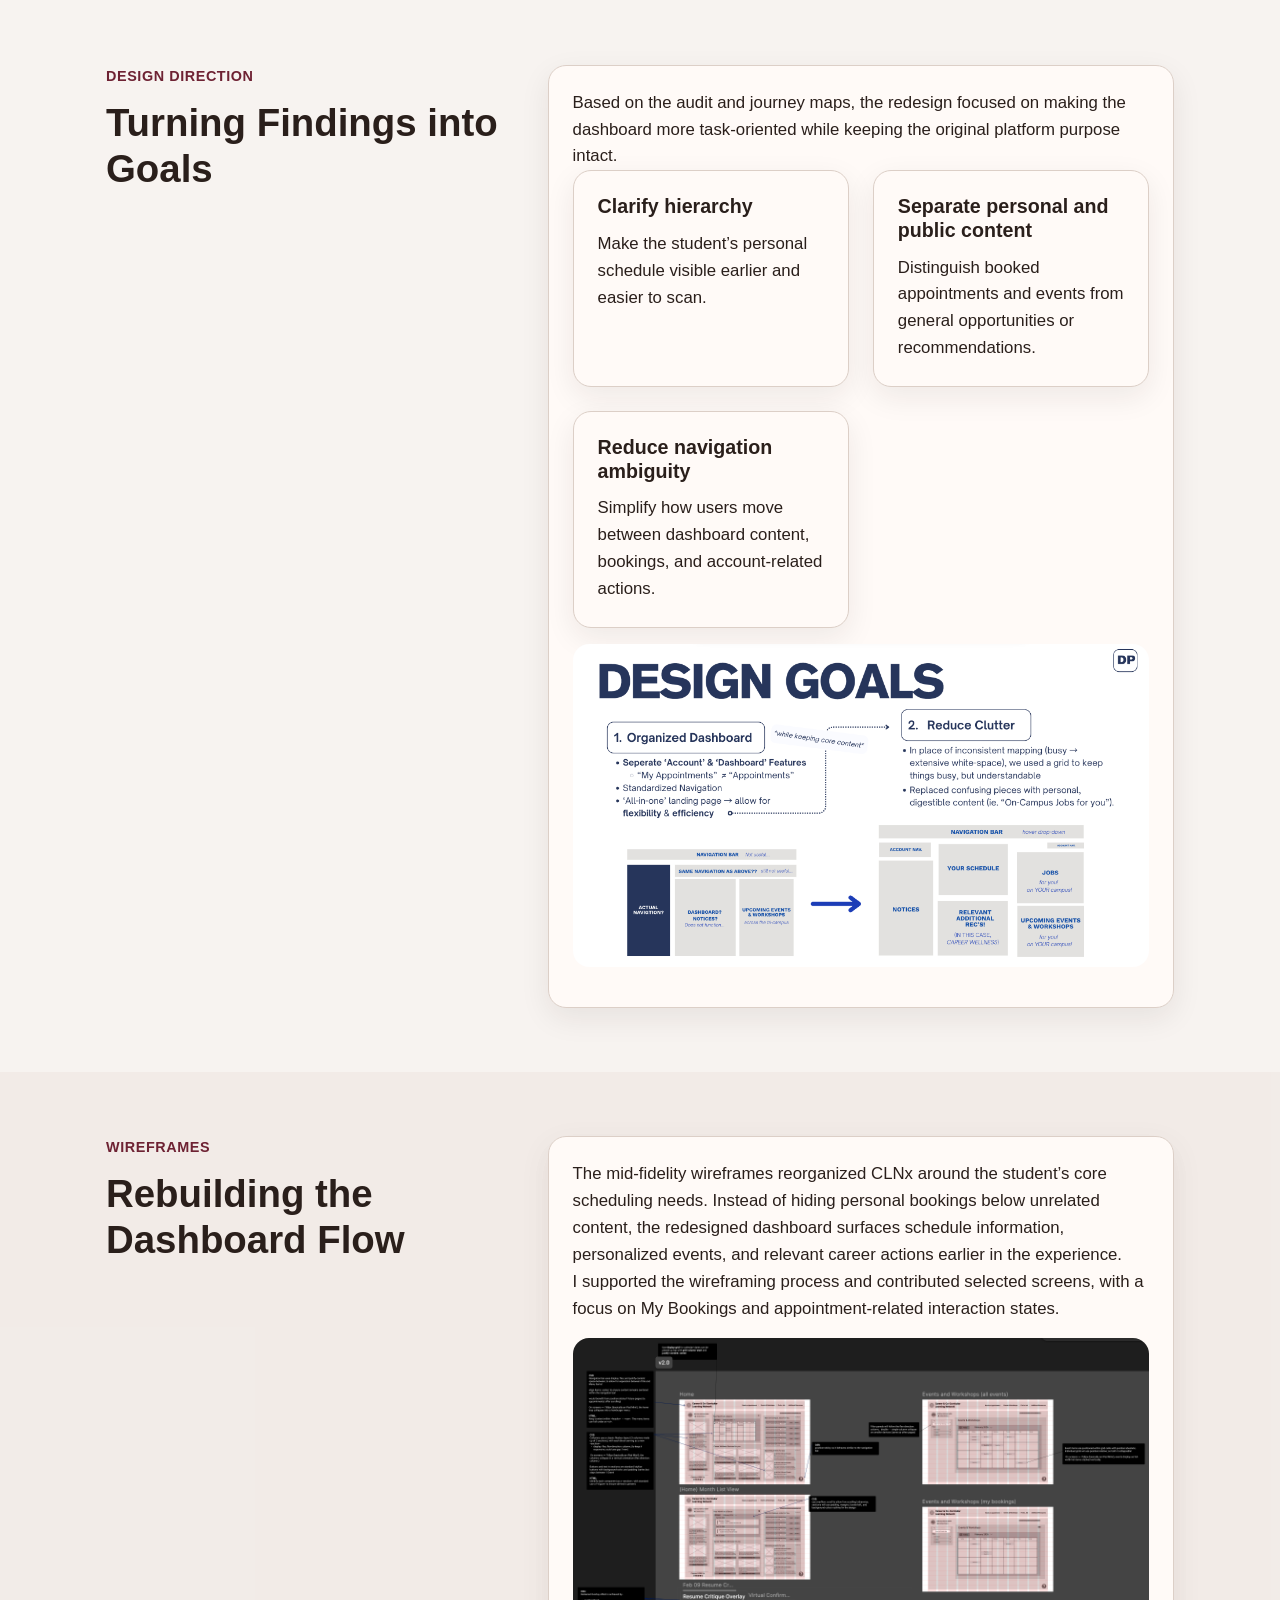
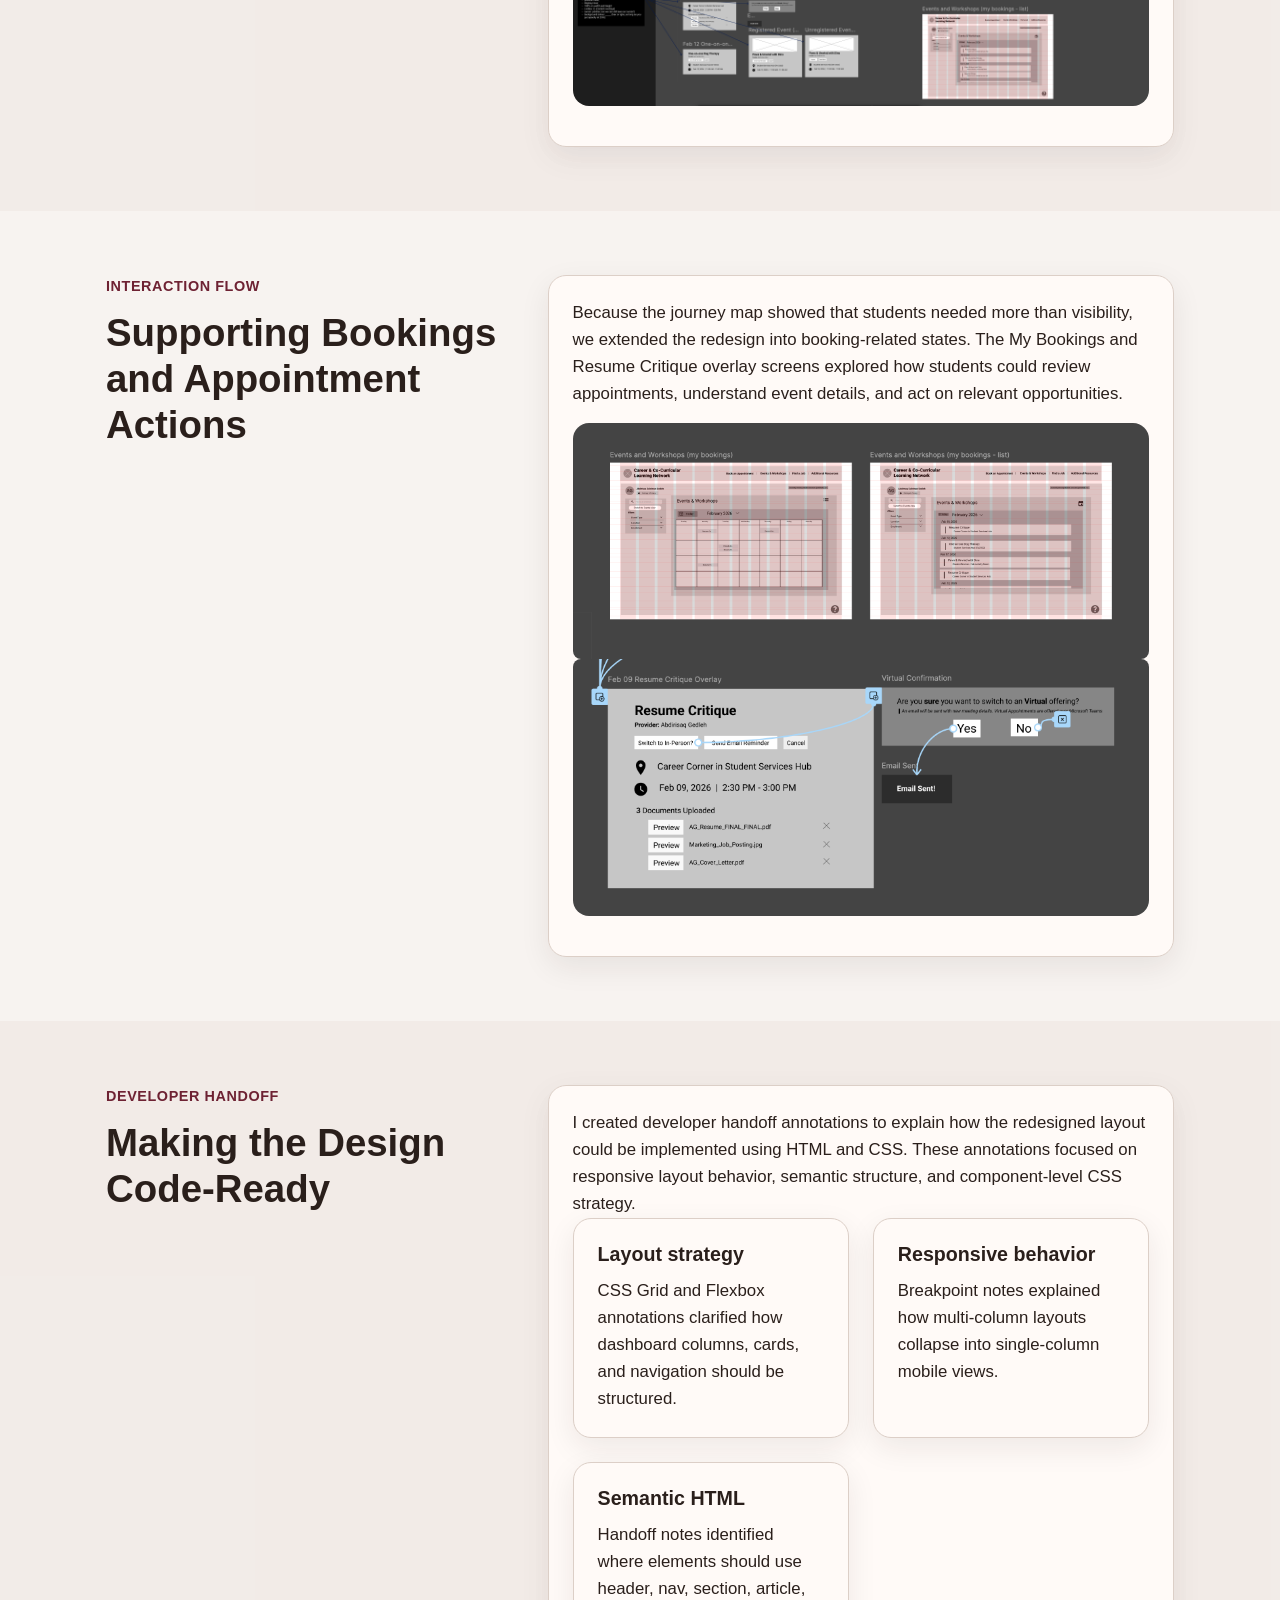
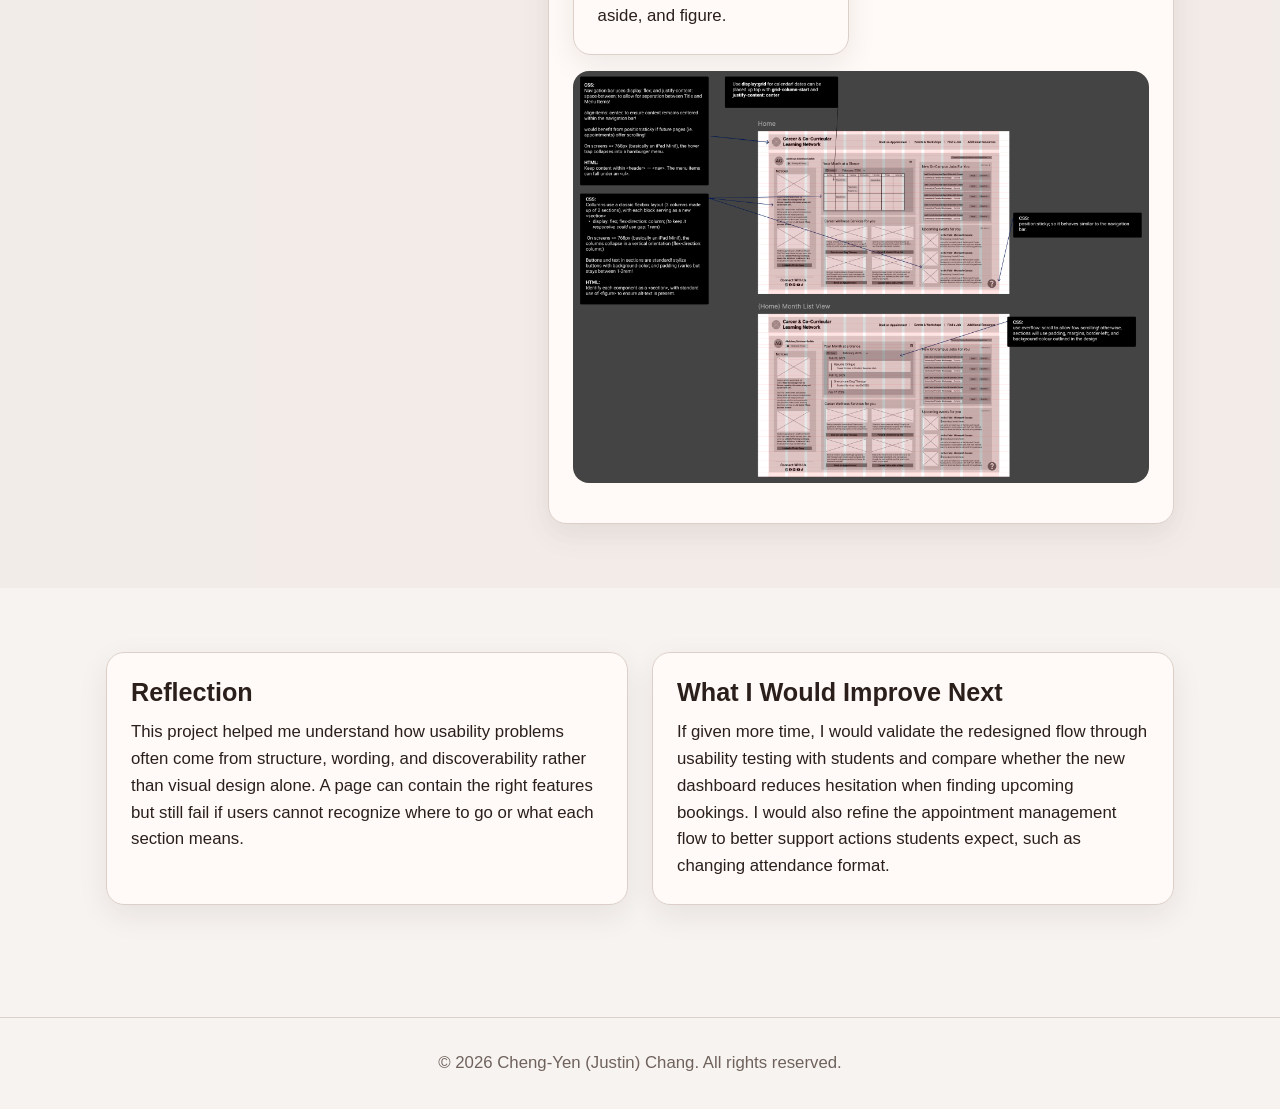
<file: clnx-process.html>
<!DOCTYPE html>
<html lang="en">
<head>
  <meta charset="UTF-8">
  <meta name="viewport" content="width=device-width, initial-scale=1.0">
  <title>CLNx Dashboard Redesign | Process</title>
  <link rel="stylesheet" href="css/style.css">
</head>
<body>

<header class="site-header">
  <div class="container nav-container">
    <a href="index.html" class="site-logo">Cheng-Yen (Justin) Chang</a>
    <nav class="site-nav">
      <ul>
        <li><a href="index.html">Home</a></li>
        <li><a href="portfolio.html">Work</a></li>
        <li><a href="community-corner-process.html">Community Corner</a></li>
        <li><a href="bear-arms-process.html">Bear Arms</a></li>
        <li><a href="clnx-process.html" class="active">CLNx</a></li>
        <li><a href="resume.html">Resume</a></li>
        <li><a href="contact.html">Contact</a></li>
      </ul>
    </nav>
  </div>
</header>

<main>

  <!-- Banner -->
  <section class="page-banner">
    <div class="container">
      <p class="eyebrow">Process</p>
      <h1>CLNx Dashboard Redesign</h1>
      <p class="section-intro">
        Improving schedule visibility, navigation clarity, and implementation readiness for a student career dashboard.
      </p>
    </div>
  </section>

  <!-- Overview + Role -->
  <section class="content-section">
    <div class="container process-intro-grid">
      <article class="detail-card">
        <h2>Overview</h2>
        <p>
          CLNx is a University of Toronto career and co-curricular platform where students book appointments, register for events and workshops, and access career resources. Although the platform offers many useful services, its dashboard made common tasks difficult by mixing personal schedules, public events, repeated navigation, and unrelated content in the same space.
        </p>
        <p>
          This redesign focused on one core student need: quickly checking upcoming appointments, events, and workshops after logging in.
        </p>
      </article>

      <article class="detail-card">
        <h2>My Role</h2>
        <p>
          <strong>UX Designer — User Journey Mapping & Developer Handoff</strong>
        </p>
        <p>
          I led the user journey mapping for the core scheduling tasks and created developer handoff annotations for layout, responsiveness, and semantic HTML. I also participated in the heuristic audit and contributed to selected wireframes, including the My Bookings flow and Resume Critique overlay.
        </p>
      </article>
    </div>
  </section>

  <!-- Hero Image / Project Visual -->
  <section class="content-section alt-section">
    <div class="container">
      <div class="process-image">
        <img src="images/clnx-intro.png" alt="Introducing what CLNx is">
      </div>
    </div>
  </section>

  <!-- Problem -->
  <section class="content-section">
    <div class="container process-section-grid">
      <div>
        <p class="eyebrow">Problem</p>
        <h2 class="section-title">The dashboard made simple scheduling tasks feel difficult.</h2>
      </div>

      <div class="detail-card">
        <p>
          Students were not struggling because CLNx lacked useful features. They struggled because the dashboard made those features difficult to recognize and access.
        </p>
        <p>
          The original layout mixed personal schedules, public events, repeated navigation, and unrelated announcements. As a result, students had to scan, scroll, and guess where to find their own appointments or events.
        </p>
        <div class="process-image">
          <img src="images/clnx-current-dashboard.png" alt="Original CLNx dashboard showing repeated navigation, public events, and cluttered content">
        </div>
      </div>
    </div>
  </section>

  <!-- Heuristic Audit -->
  <section class="content-section alt-section">
    <div class="container process-section-grid">
      <div>
        <p class="eyebrow">Research</p>
        <h2 class="section-title">Heuristic Audit</h2>
      </div>

      <div class="detail-card">
        <p>
          Through heuristic evaluation, we identified three major usability issues affecting the student scheduling flow.
        </p>

        <div class="insight-grid">
          <article class="detail-card">
            <h3>Cluttered hierarchy</h3>
            <p>
              Multiple navigation systems, large visuals, and competing content made it difficult to identify the primary task.
            </p>
          </article>

          <article class="detail-card">
            <h3>Confusing labels</h3>
            <p>
              Labels such as My Schedule, My Calendar, Appointments, Events, and Upcoming Events overlapped in meaning.
            </p>
          </article>

          <article class="detail-card">
            <h3>Broken content</h3>
            <p>
              Some links led to broken or outdated pages, reducing trust and interrupting task completion.
            </p>
          </article>
        </div>

      <div class="process-image">
        <img src="images/clnx-heuristic-audit.png" alt="Heuristic audit findings showing cluttered navigation, confusing labels, and broken content">
      </div>
    </div>
  </div>
</section>

  <!-- User Journey -->
  <section class="content-section">
    <div class="container process-section-grid">
      <div>
        <p class="eyebrow">User Journey</p>
        <h2 class="section-title">Mapping the Sad Path</h2>
      </div>

      <div class="detail-card">
        <p>
          I mapped two high-frequency student tasks: checking upcoming appointments and trying to change an appointment from in-person to virtual. These journeys helped reveal where students experienced hesitation, confusion, and unmet expectations.
        </p>
        <p>
          The most important insight was that the schedule was not necessarily missing. It was difficult to discover, difficult to interpret, and separated across confusing sections.
        </p>

        <div class="process-image multi-image">
          <img src="images/clnx-user-journey-task1.png" alt="User journey map for checking upcoming appointments in CLNx">
          <img src="images/clnx-user-journey-task2.png" alt="User journey map for changing an appointment from in-person to virtual">
        </div>
      </div>
    </div>
  </section>

  <!-- Key Insights -->
<section class="content-section">
  <div class="container">
    <p class="eyebrow">Key Insights</p>
    <h2 class="section-title">What the Journey Revealed</h2>

    <div class="insight-grid">
      <article class="detail-card">
        <h3>The schedule existed, but was easy to miss</h3>
        <p>Users expected one central place for their bookings, but schedule information was split across multiple areas.</p>
      </article>

      <article class="detail-card">
        <h3>Similar labels created hesitation</h3>
        <p>My Schedule, My Calendar, Appointments, and Events sounded related but behaved differently.</p>
      </article>

      <article class="detail-card">
        <h3>Students expected more control</h3>
        <p>Users expected to manage appointment details inside CLNx, such as changing attendance format, but the flow did not clearly support this.</p>
      </article>

      <article class="detail-card">
        <h3>Scrolling replaced structure</h3>
        <p>Important information was pushed below unrelated content, making a simple check feel unnecessarily slow.</p>
      </article>
    </div>
  </div>
</section>

  <!-- Design Goals -->
  <section class="content-section">
    <div class="container process-section-grid">
      <div>
        <p class="eyebrow">Design Direction</p>
        <h2 class="section-title">Turning Findings into Goals</h2>
      </div>

      <div class="detail-card">
        <p>
          Based on the audit and journey maps, the redesign focused on making the dashboard more task-oriented while keeping the original platform purpose intact.
        </p>

        <div class="insight-grid">
          <article class="detail-card">
            <h3>Clarify hierarchy</h3>
            <p>
              Make the student’s personal schedule visible earlier and easier to scan.
            </p>
          </article>

          <article class="detail-card">
            <h3>Separate personal and public content</h3>
            <p>
              Distinguish booked appointments and events from general opportunities or recommendations.
            </p>
          </article>

          <article class="detail-card">
            <h3>Reduce navigation ambiguity</h3>
            <p>
              Simplify how users move between dashboard content, bookings, and account-related actions.
            </p>
          </article>
        </div>

        <div class="process-image">
          <img src="images/clnx-design-goals.png" alt="Design goals for organizing dashboard content and reducing clutter">
        </div>
      </div>
    </div>
  </section>

  <!-- Wireframes -->
  <section class="content-section alt-section">
    <div class="container process-section-grid">
      <div>
        <p class="eyebrow">Wireframes</p>
        <h2 class="section-title">Rebuilding the Dashboard Flow</h2>
      </div>

      <div class="detail-card">
        <p>
          The mid-fidelity wireframes reorganized CLNx around the student’s core scheduling needs. Instead of hiding personal bookings below unrelated content, the redesigned dashboard surfaces schedule information, personalized events, and relevant career actions earlier in the experience.
        </p>
        <p>
          I supported the wireframing process and contributed selected screens, with a focus on My Bookings and appointment-related interaction states.
        </p>

        <div class="process-image">
          <img src="images/clnx-wireframe-overview.png" alt="Overview of CLNx mid-fidelity wireframes showing dashboard, bookings, events, and overlay flows">
        </div>
      </div>
    </div>
  </section>

  <!-- Interaction Flow -->
  <section class="content-section">
    <div class="container process-section-grid">
      <div>
        <p class="eyebrow">Interaction Flow</p>
        <h2 class="section-title">Supporting Bookings and Appointment Actions</h2>
      </div>

      <div class="detail-card">
        <p>
          Because the journey map showed that students needed more than visibility, we extended the redesign into booking-related states. The My Bookings and Resume Critique overlay screens explored how students could review appointments, understand event details, and act on relevant opportunities.
        </p>

        <div class="process-image multi-image">
          <img src="images/clnx-my-bookings.png" alt="My Bookings wireframe showing student appointments and events">
          <img src="images/clnx-resume-critique-overlay.png" alt="Resume Critique overlay wireframe showing appointment-related interaction state">
        </div>
      </div>
    </div>
  </section>

  <!-- Developer Handoff -->
  <section class="content-section alt-section">
    <div class="container process-section-grid">
      <div>
        <p class="eyebrow">Developer Handoff</p>
        <h2 class="section-title">Making the Design Code-Ready</h2>
      </div>

      <div class="detail-card">
        <p>
          I created developer handoff annotations to explain how the redesigned layout could be implemented using HTML and CSS. These annotations focused on responsive layout behavior, semantic structure, and component-level CSS strategy.
        </p>

        <div class="insight-grid">
          <article class="detail-card">
            <h3>Layout strategy</h3>
            <p>
              CSS Grid and Flexbox annotations clarified how dashboard columns, cards, and navigation should be structured.
            </p>
          </article>

          <article class="detail-card">
            <h3>Responsive behavior</h3>
            <p>
              Breakpoint notes explained how multi-column layouts collapse into single-column mobile views.
            </p>
          </article>

          <article class="detail-card">
            <h3>Semantic HTML</h3>
            <p>
              Handoff notes identified where elements should use header, nav, section, article, aside, and figure.
            </p>
          </article>
        </div>

        <div class="process-image">
          <img src="images/clnx-dev-handoff.png" alt="Developer handoff annotations showing CSS layout strategy and responsive behavior for CLNx wireframes">
        </div>
      </div>
    </div>
  </section>

  <!-- Reflection -->
  <section class="content-section">
    <div class="container process-intro-grid">
      <article class="detail-card">
        <h2>Reflection</h2>
        <p>
          This project helped me understand how usability problems often come from structure, wording, and discoverability rather than visual design alone. A page can contain the right features but still fail if users cannot recognize where to go or what each section means.
        </p>
      </article>

      <article class="detail-card">
        <h2>What I Would Improve Next</h2>
        <p>
          If given more time, I would validate the redesigned flow through usability testing with students and compare whether the new dashboard reduces hesitation when finding upcoming bookings. I would also refine the appointment management flow to better support actions students expect, such as changing attendance format.
        </p>
      </article>
    </div>
  </section>

</main>

<footer class="site-footer">
  <div class="container">
    <p>&copy; 2026 Cheng-Yen (Justin) Chang. All rights reserved.</p>
  </div>
</footer>

</body>
</html>
</file>
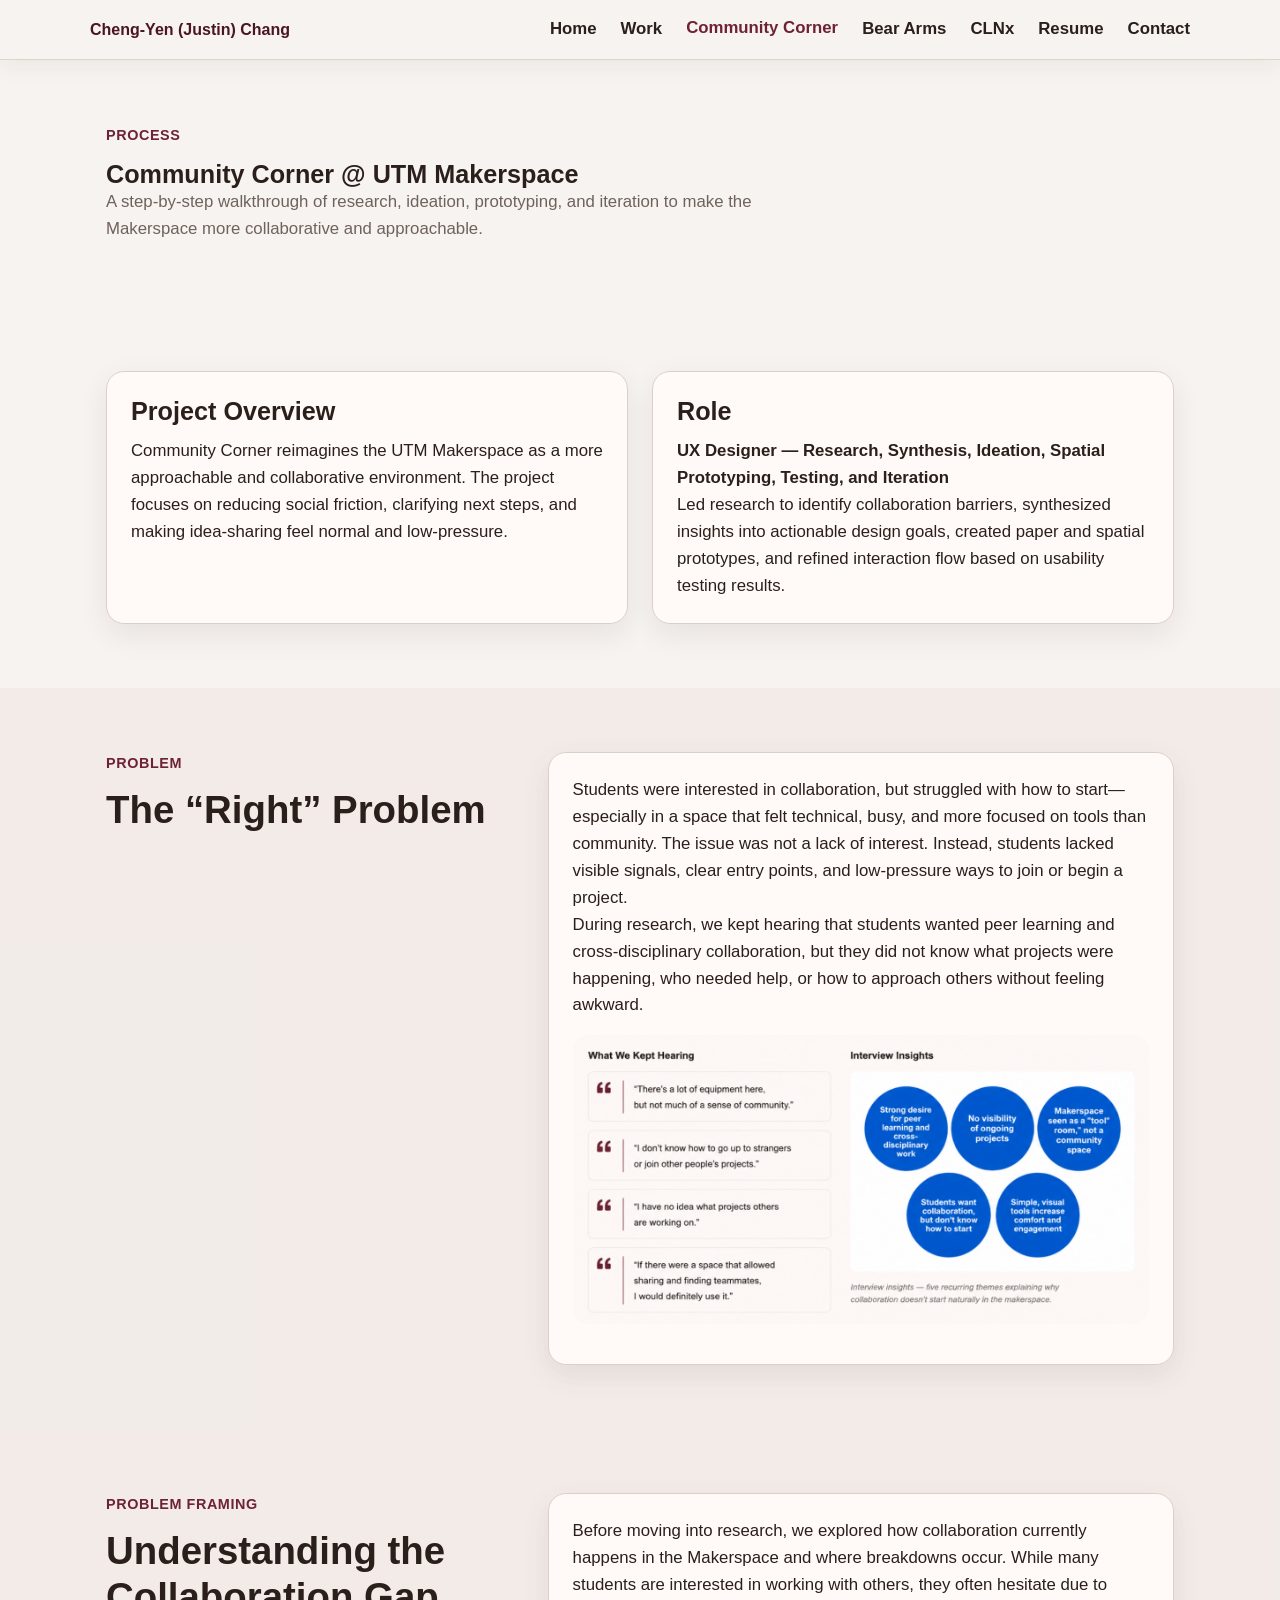
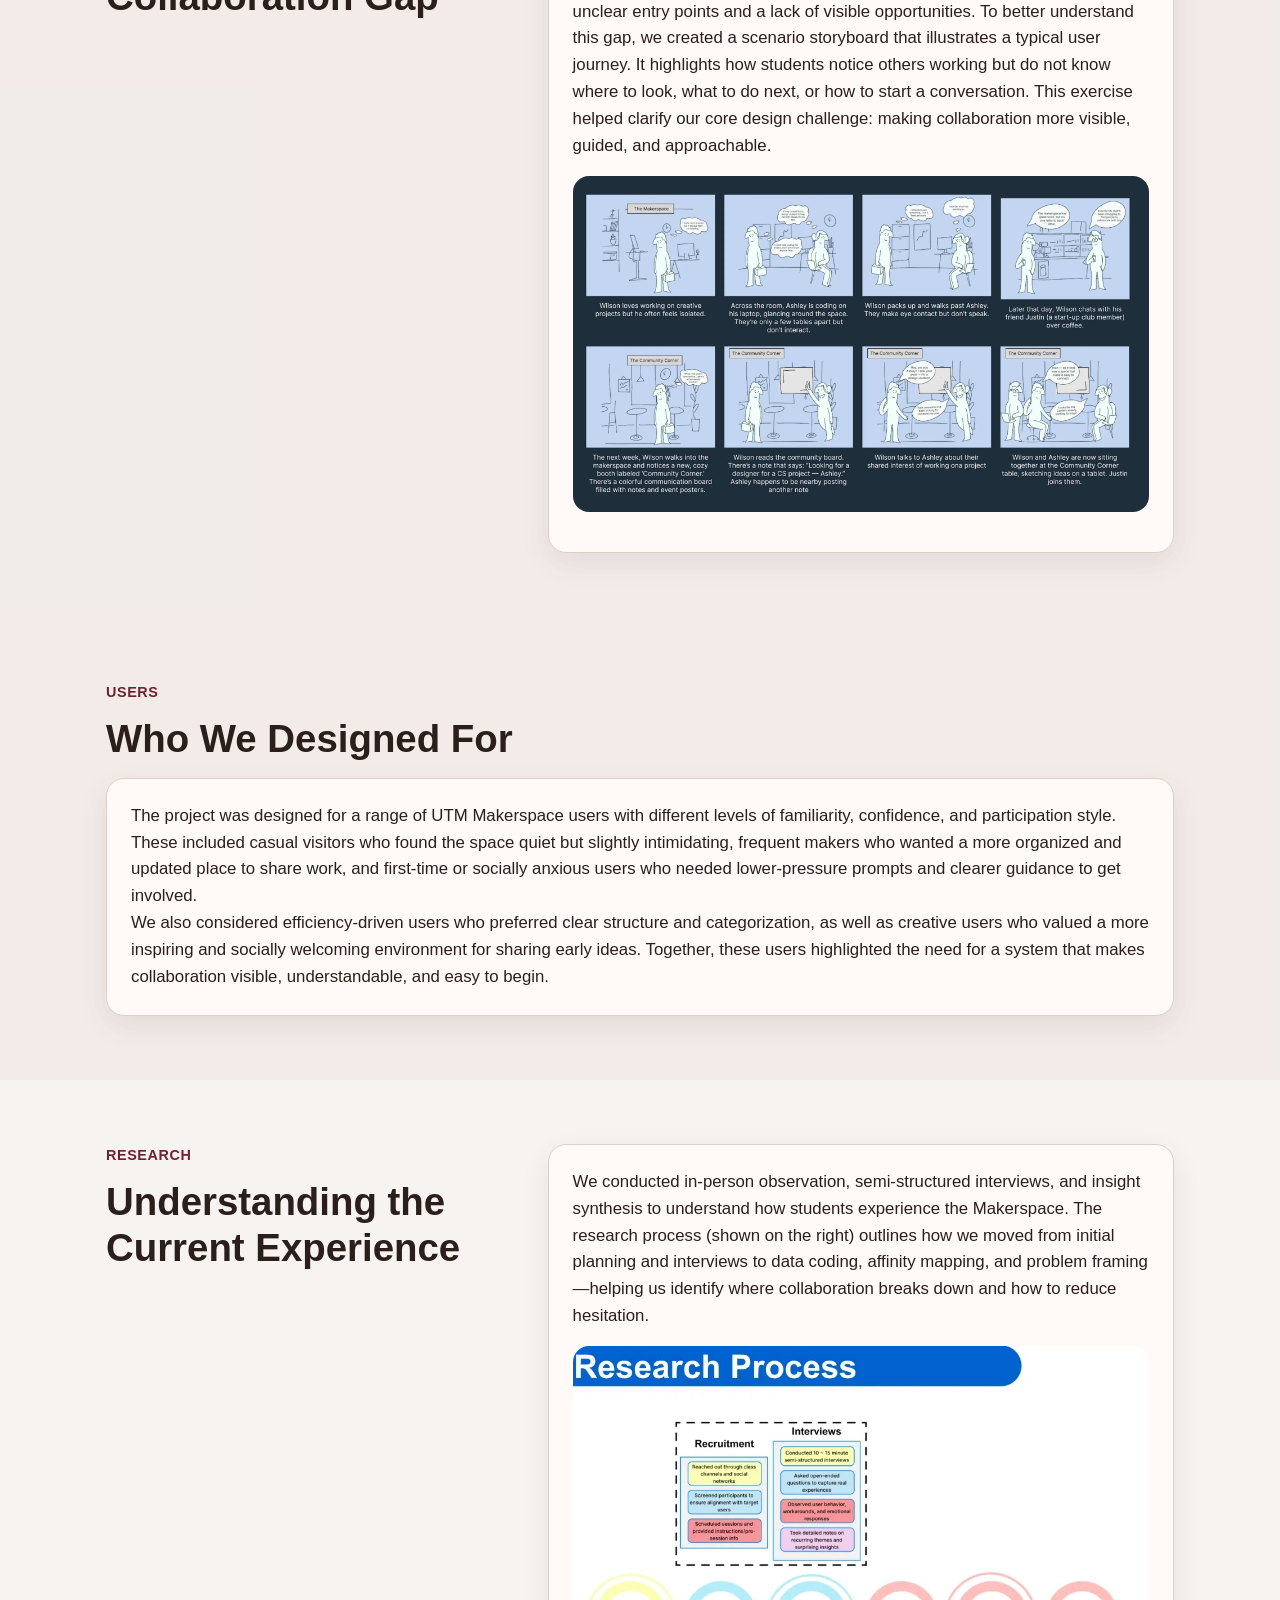
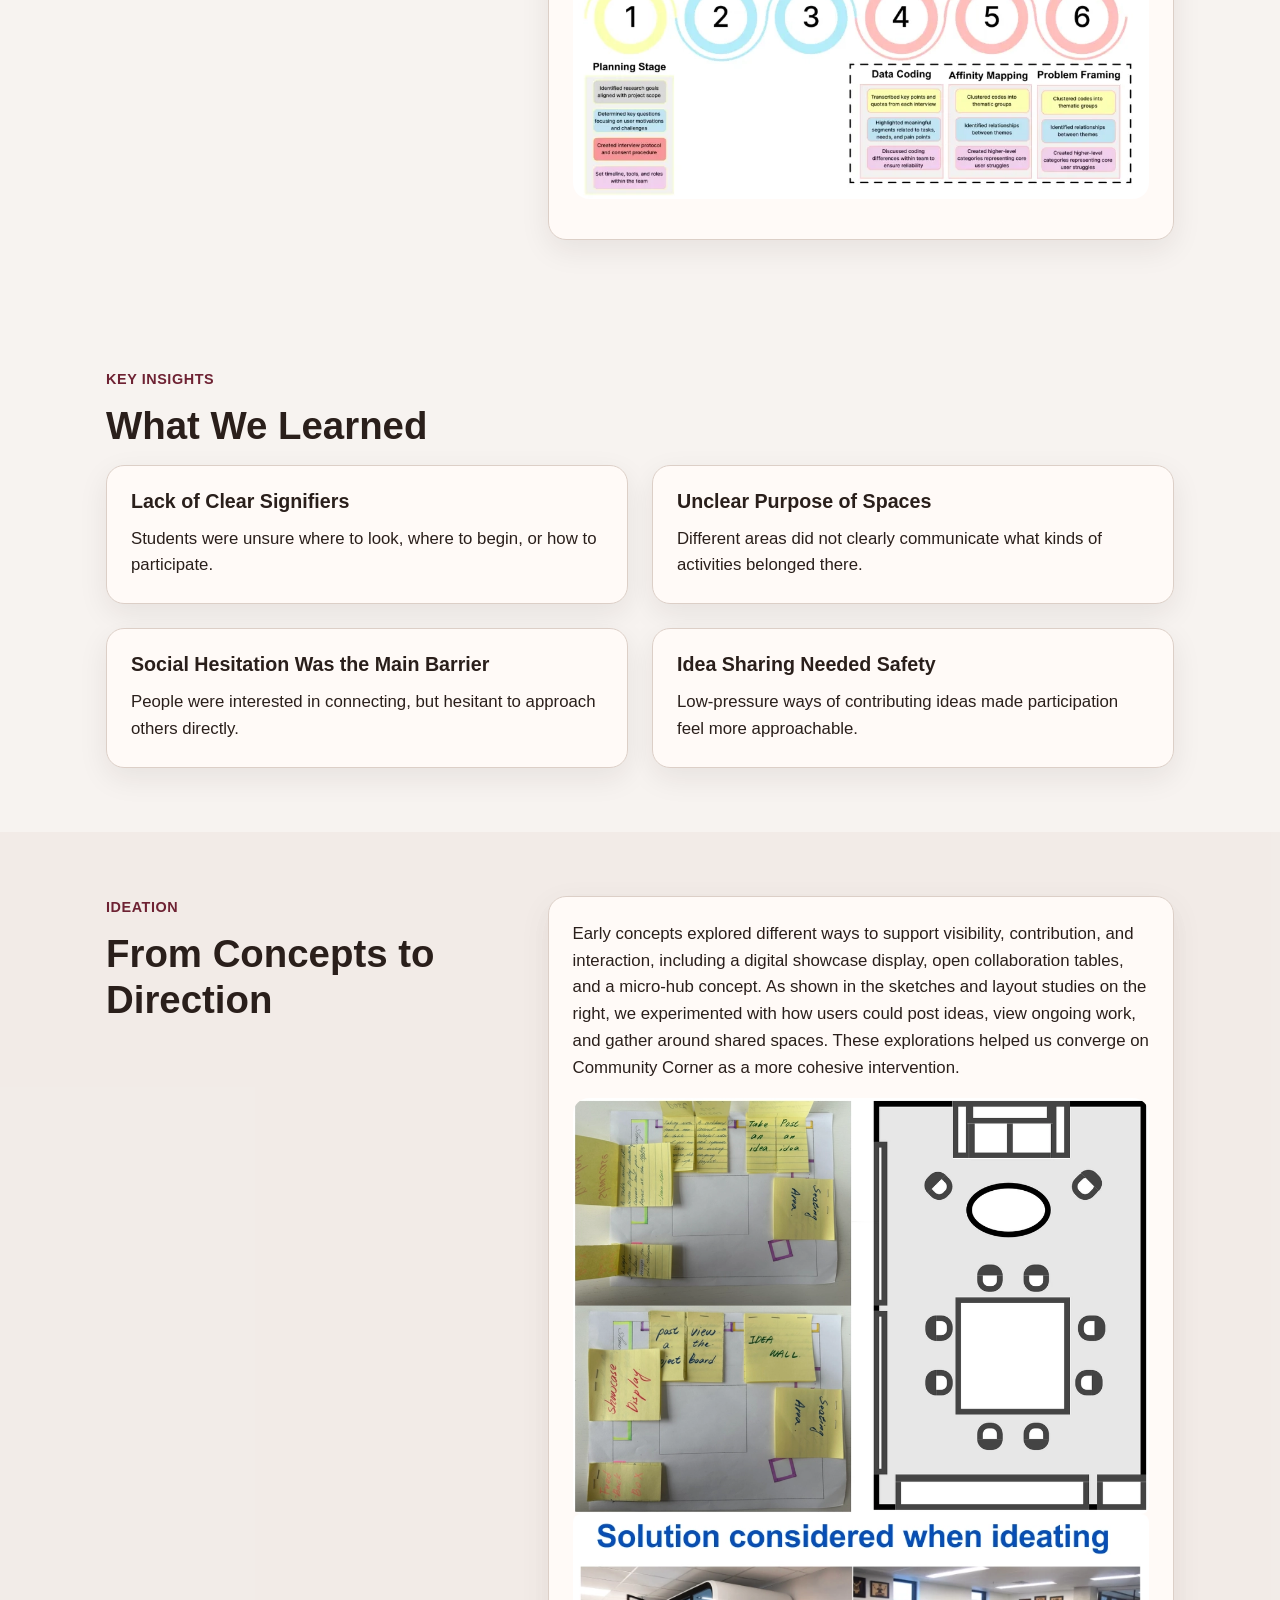
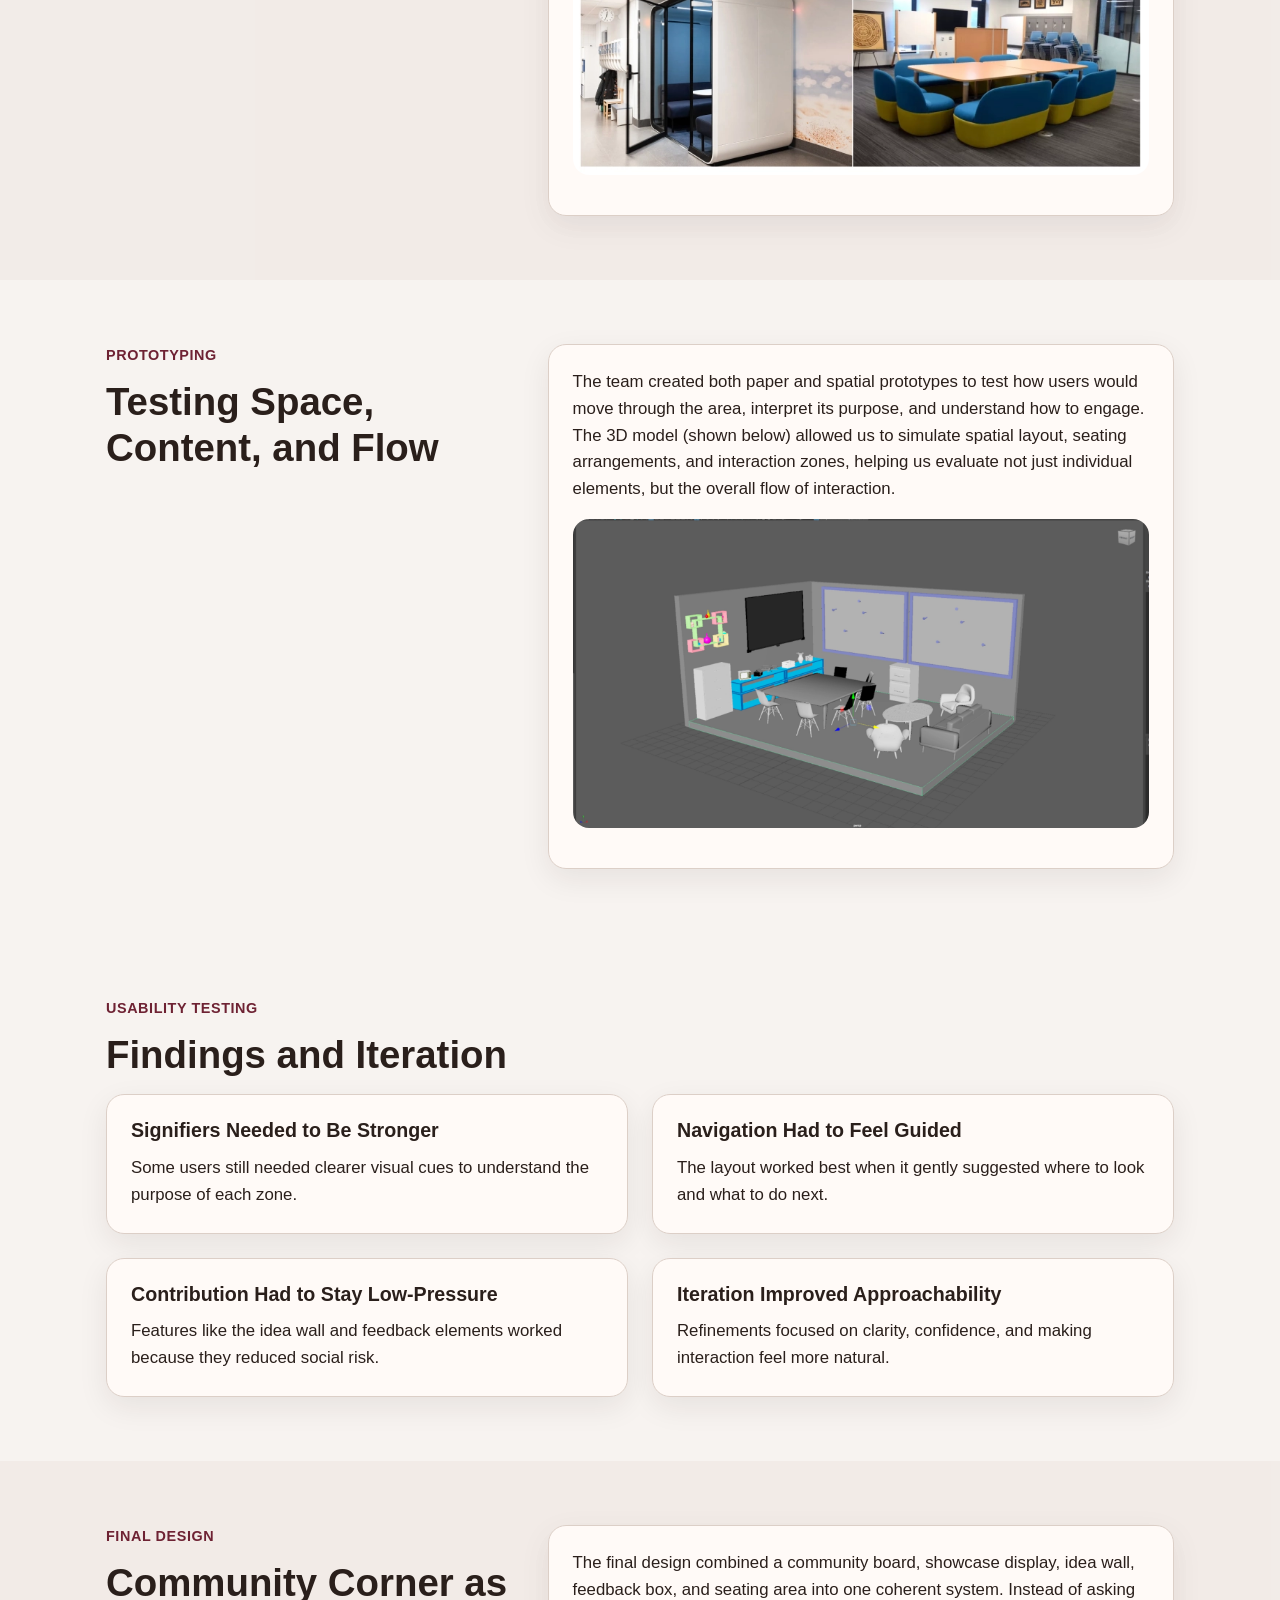
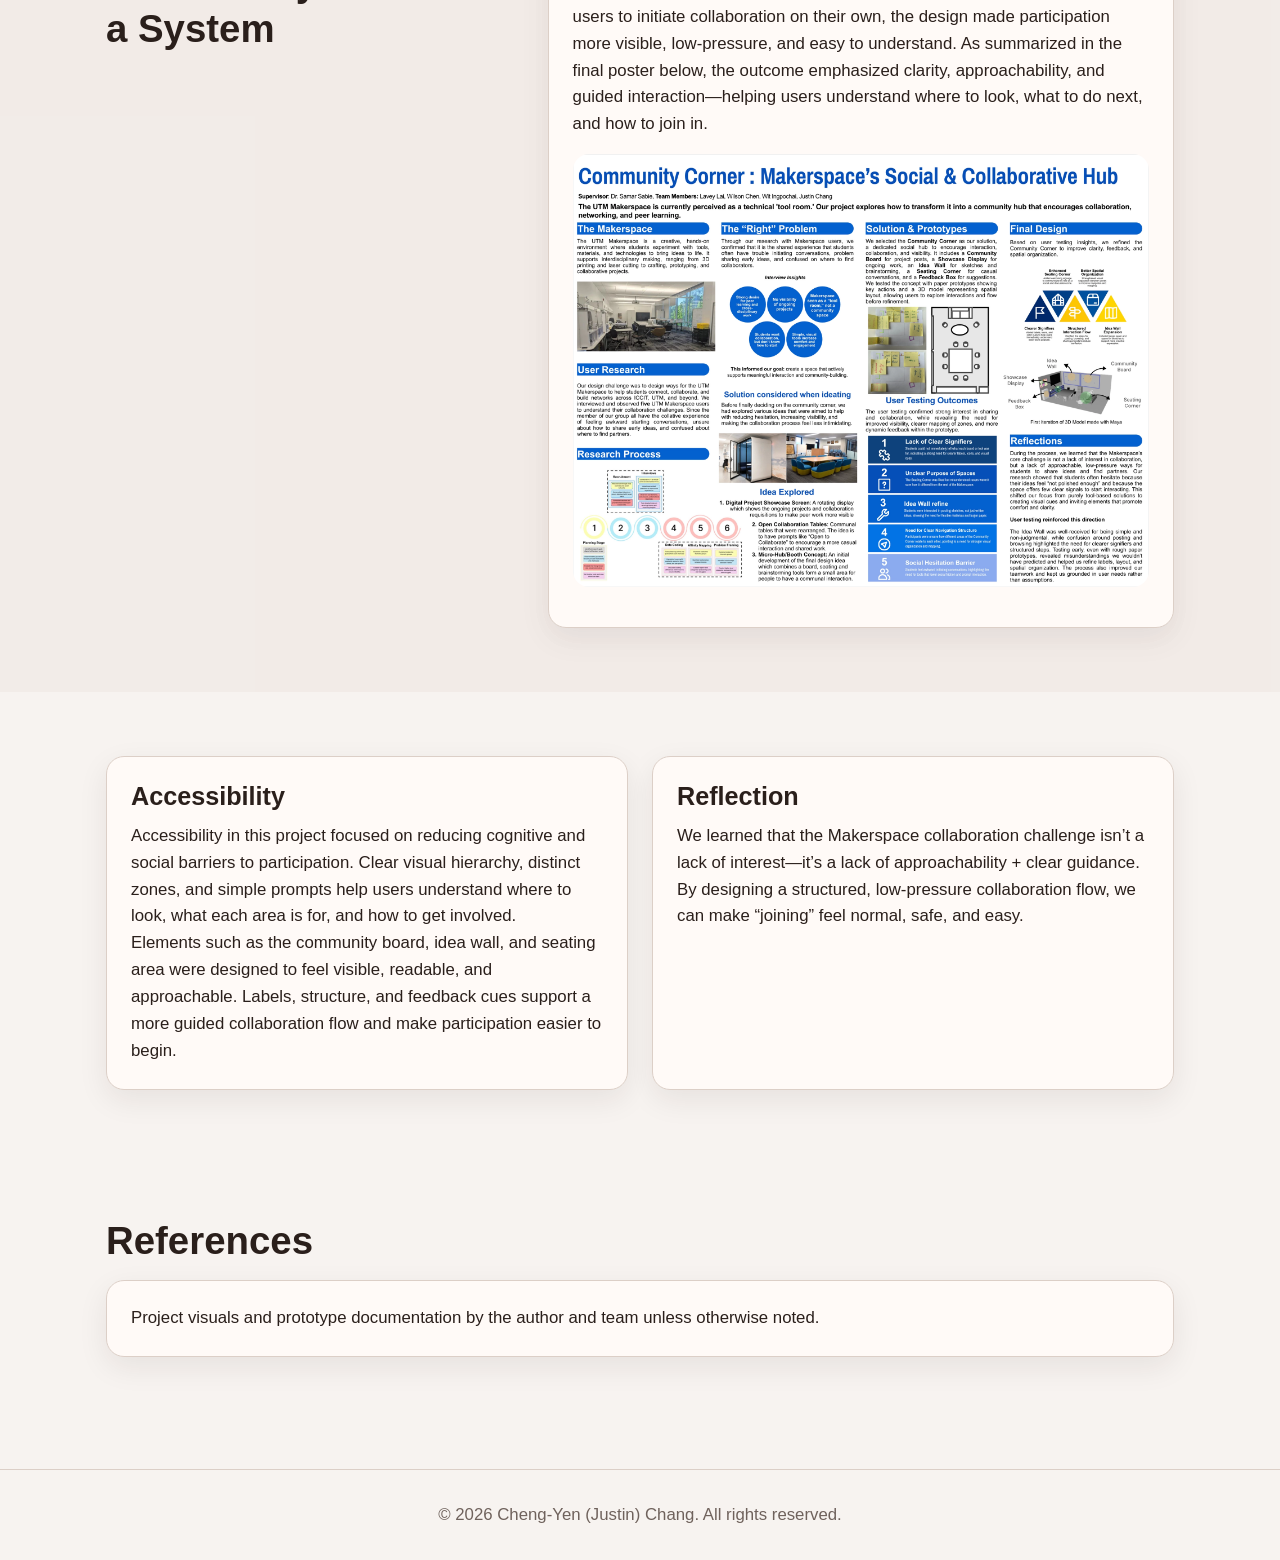
<file: community-corner-process.html>
<!DOCTYPE html>
<html lang="en">
<head>
  <meta charset="UTF-8">
  <meta name="viewport" content="width=device-width, initial-scale=1.0">
  <title>Community Corner @ UTM Makerspace | Process</title>
  <link rel="stylesheet" href="css/style.css">
</head>
<body>
  <header class="site-header">
    <div class="container nav-container">
      <a href="index.html" class="site-logo">Cheng-Yen (Justin) Chang</a>
      <nav class="site-nav">
        <ul>
          <li><a href="index.html">Home</a></li>
          <li><a href="portfolio.html">Work</a></li>
          <li><a href="community-corner-process.html" class="active">Community Corner</a></li>
          <li><a href="bear-arms-process.html">Bear Arms</a></li>
          <li><a href="clnx-process.html">CLNx</a></li>
          <li><a href="resume.html">Resume</a></li>
          <li><a href="contact.html">Contact</a></li>
        </ul>
      </nav>
    </div>
  </header>

  <main>
    <section class="page-banner">
      <div class="container">
        <p class="eyebrow">Process</p>
        <h1>Community Corner @ UTM Makerspace</h1>
        <p class="section-intro">
          A step-by-step walkthrough of research, ideation, prototyping, and iteration to make the Makerspace more collaborative and approachable.
        </p>
      </div>
    </section>

    <section class="content-section">
      <div class="container process-intro-grid">
        <article class="detail-card">
          <h2>Project Overview</h2>
          <p>
            Community Corner reimagines the UTM Makerspace as a more approachable and collaborative environment.
            The project focuses on reducing social friction, clarifying next steps, and making idea-sharing feel normal and low-pressure.
          </p>
        </article>

        <article class="detail-card">
          <h2>Role</h2>
          <p><strong>UX Designer — Research, Synthesis, Ideation, Spatial Prototyping, Testing, and Iteration</strong></p>
          <p>Led research to identify collaboration barriers, synthesized insights into actionable design goals, created paper and spatial prototypes, and refined interaction flow based on usability testing results.</p>
        </article>
      </div>
    </section>

    <section class="content-section alt-section">
      <div class="container process-section-grid">

        <div>
          <p class="eyebrow">Problem</p>
          <h2 class="section-title">The “Right” Problem</h2>
        </div>

        <div class="detail-card">
          <p>
            Students were interested in collaboration, but struggled with how to start—especially in a space that felt technical, busy, and more focused on tools than community. The issue was not a lack of interest. Instead, students lacked visible signals, clear entry points, and low-pressure ways to join or begin a project.
          </p>

          <p>
            During research, we kept hearing that students wanted peer learning and cross-disciplinary collaboration, but they did not know what projects were happening, who needed help, or how to approach others without feeling awkward.
          </p>

          <div class="process-image">
            <img src="images/community-problem-insights.png" alt="Interview insights showing recurring themes about collaboration barriers in the Makerspace">
          </div>
        </div>

      </div>
    </section>

    <section class="content-section alt-section">
      <div class="container process-section-grid">

        <div>
          <p class="eyebrow">Problem Framing</p>
          <h2 class="section-title">Understanding the Collaboration Gap</h2>
        </div>

        <div class="detail-card">
          <p>
            Before moving into research, we explored how collaboration currently happens in the Makerspace and where breakdowns occur. While many students are interested in working with others, they often hesitate due to unclear entry points and a lack of visible opportunities. To better understand this gap, we created a scenario storyboard that illustrates a typical user journey. It highlights how students notice others working but do not know where to look, what to do next, or how to start a conversation. This exercise helped clarify our core design challenge: making collaboration more visible, guided, and approachable.
          </p>

          <div class="process-image">
            <img src="images/community-storyboard.png" alt="Storyboard showing students hesitating to collaborate and how a structured system can support participation">
          </div>
        </div>

      </div>
    </section>

    <section class="content-section alt-section">
      <div class="container">

        <p class="eyebrow">Users</p>
        <h2 class="section-title">Who We Designed For</h2>

        <div class="detail-card">
          <p>
            The project was designed for a range of UTM Makerspace users with different levels of familiarity, confidence, and participation style. These included casual visitors who found the space quiet but slightly intimidating, frequent makers who wanted a more organized and updated place to share work, and first-time or socially anxious users who needed lower-pressure prompts and clearer guidance to get involved.
          </p>

          <p>
            We also considered efficiency-driven users who preferred clear structure and categorization, as well as creative users who valued a more inspiring and socially welcoming environment for sharing early ideas. Together, these users highlighted the need for a system that makes collaboration visible, understandable, and easy to begin.
          </p>
        </div>

      </div>
    </section>

    <section class="content-section">
      <div class="container process-section-grid">
        <div>
          <p class="eyebrow">Research</p>
          <h2 class="section-title">Understanding the Current Experience</h2>
        </div>

        <div class="detail-card">
          <p>
            We conducted in-person observation, semi-structured interviews, and insight synthesis to understand how students experience the Makerspace. 
            The research process (shown on the right) outlines how we moved from initial planning and interviews to data coding, affinity mapping, and problem framing—helping us identify where collaboration breaks down and how to reduce hesitation.
          </p>
          <div class="process-image">
            <img src="images/community-research.png" alt="Research process and affinity mapping">
          </div>
        </div>
      </div>
    </section>

    <section class="content-section">
      <div class="container">
        <p class="eyebrow">Key Insights</p>
        <h2 class="section-title">What We Learned</h2>

        <div class="insight-grid">
          <article class="detail-card">
            <h3>Lack of Clear Signifiers</h3>
            <p>Students were unsure where to look, where to begin, or how to participate.</p>
          </article>

          <article class="detail-card">
            <h3>Unclear Purpose of Spaces</h3>
            <p>Different areas did not clearly communicate what kinds of activities belonged there.</p>
          </article>

          <article class="detail-card">
            <h3>Social Hesitation Was the Main Barrier</h3>
            <p>People were interested in connecting, but hesitant to approach others directly.</p>
          </article>

          <article class="detail-card">
            <h3>Idea Sharing Needed Safety</h3>
            <p>Low-pressure ways of contributing ideas made participation feel more approachable.</p>
          </article>
        </div>
      </div>
    </section>

    <section class="content-section alt-section">
      <div class="container process-section-grid">
        <div>
          <p class="eyebrow">Ideation</p>
          <h2 class="section-title">From Concepts to Direction</h2>
        </div>

        <div class="detail-card">
          <p>
            Early concepts explored different ways to support visibility, contribution, and interaction, including a digital showcase display, open collaboration tables, and a micro-hub concept.
            As shown in the sketches and layout studies on the right, we experimented with how users could post ideas, view ongoing work, and gather around shared spaces. These explorations helped us converge on Community Corner as a more cohesive intervention.
          </p>
          <div class="process-image">
            <img src="images/community-ideation.png" alt="Ideation and spatial prototyping with sticky notes">
            <img src="images/community-solution-reference.png" alt="Reference solutions considered during ideation, including quiet booths and collaborative seating areas">
          </div>
        </div>
      </div>
    </section>

    <section class="content-section">
      <div class="container process-section-grid">
        <div>
          <p class="eyebrow">Prototyping</p>
          <h2 class="section-title">Testing Space, Content, and Flow</h2>
        </div>

        <div class="detail-card">
          <p>
            The team created both paper and spatial prototypes to test how users would move through the area, interpret its purpose, and understand how to engage.
            The 3D model (shown below) allowed us to simulate spatial layout, seating arrangements, and interaction zones, helping us evaluate not just individual elements, but the overall flow of interaction.
          </p>
          <div class="process-image">
            <img src="images/community-prototype.png" alt="Spatial prototype of community corner layout">
          </div>
        </div>
      </div>
    </section>

    <section class="content-section">
      <div class="container">
        <p class="eyebrow">Usability Testing</p>
        <h2 class="section-title">Findings and Iteration</h2>

        <div class="insight-grid">
          <article class="detail-card">
            <h3>Signifiers Needed to Be Stronger</h3>
            <p>Some users still needed clearer visual cues to understand the purpose of each zone.</p>
          </article>

          <article class="detail-card">
            <h3>Navigation Had to Feel Guided</h3>
            <p>The layout worked best when it gently suggested where to look and what to do next.</p>
          </article>

          <article class="detail-card">
            <h3>Contribution Had to Stay Low-Pressure</h3>
            <p>Features like the idea wall and feedback elements worked because they reduced social risk.</p>
          </article>

          <article class="detail-card">
            <h3>Iteration Improved Approachability</h3>
            <p>Refinements focused on clarity, confidence, and making interaction feel more natural.</p>
          </article>
        </div>
      </div>
    </section>

    <section class="content-section alt-section">
      <div class="container process-section-grid">
        <div>
          <p class="eyebrow">Final Design</p>
          <h2 class="section-title">Community Corner as a System</h2>
        </div>

        <div class="detail-card">
          <p>
            The final design combined a community board, showcase display, idea wall, feedback box, and seating area into one coherent system.
            Instead of asking users to initiate collaboration on their own, the design made participation more visible, low-pressure, and easy to understand.
            As summarized in the final poster below, the outcome emphasized clarity, approachability, and guided interaction—helping users understand where to look, what to do next, and how to join in.
          </p>

          <div class="process-image">
            <img src="images/community-final.png" alt="Final poster for Community Corner project">
          </div>
        </div>
      </section>

    <section class="content-section">
      <div class="container process-intro-grid">
        <article class="detail-card">
          <h2>Accessibility</h2>
          <p>
          Accessibility in this project focused on reducing cognitive and social barriers to participation. Clear visual hierarchy, distinct zones, and simple prompts help users understand where to look, what each area is for, and how to get involved.
        </p>

        <p>
        Elements such as the community board, idea wall, and seating area were designed to feel visible, readable, and approachable. Labels, structure, and feedback cues support a more guided collaboration flow and make participation easier to begin.
      </p>
        </article>

        <article class="detail-card">
          <h2>Reflection</h2>
          <p>
            We learned that the Makerspace collaboration challenge isn’t a lack of interest—it’s a lack of approachability + clear guidance.
          </p>
          <p>
            By designing a structured, low-pressure collaboration flow, we can make “joining” feel normal, safe, and easy.
          </p>
        </article>
      </div>
    </section>

    <section class="content-section">
      <div class="container">
        <h2 class="section-title">References</h2>
        <div class="detail-card">
          <p>
          Project visuals and prototype documentation by the author and team unless otherwise noted.
         </p>
        </div>
      </div>
    </section>
  </main>

  <footer class="site-footer">
    <div class="container">
      <p>&copy; 2026 Cheng-Yen (Justin) Chang. All rights reserved.</p>
    </div>
  </footer>
</body>
</html>
</file>
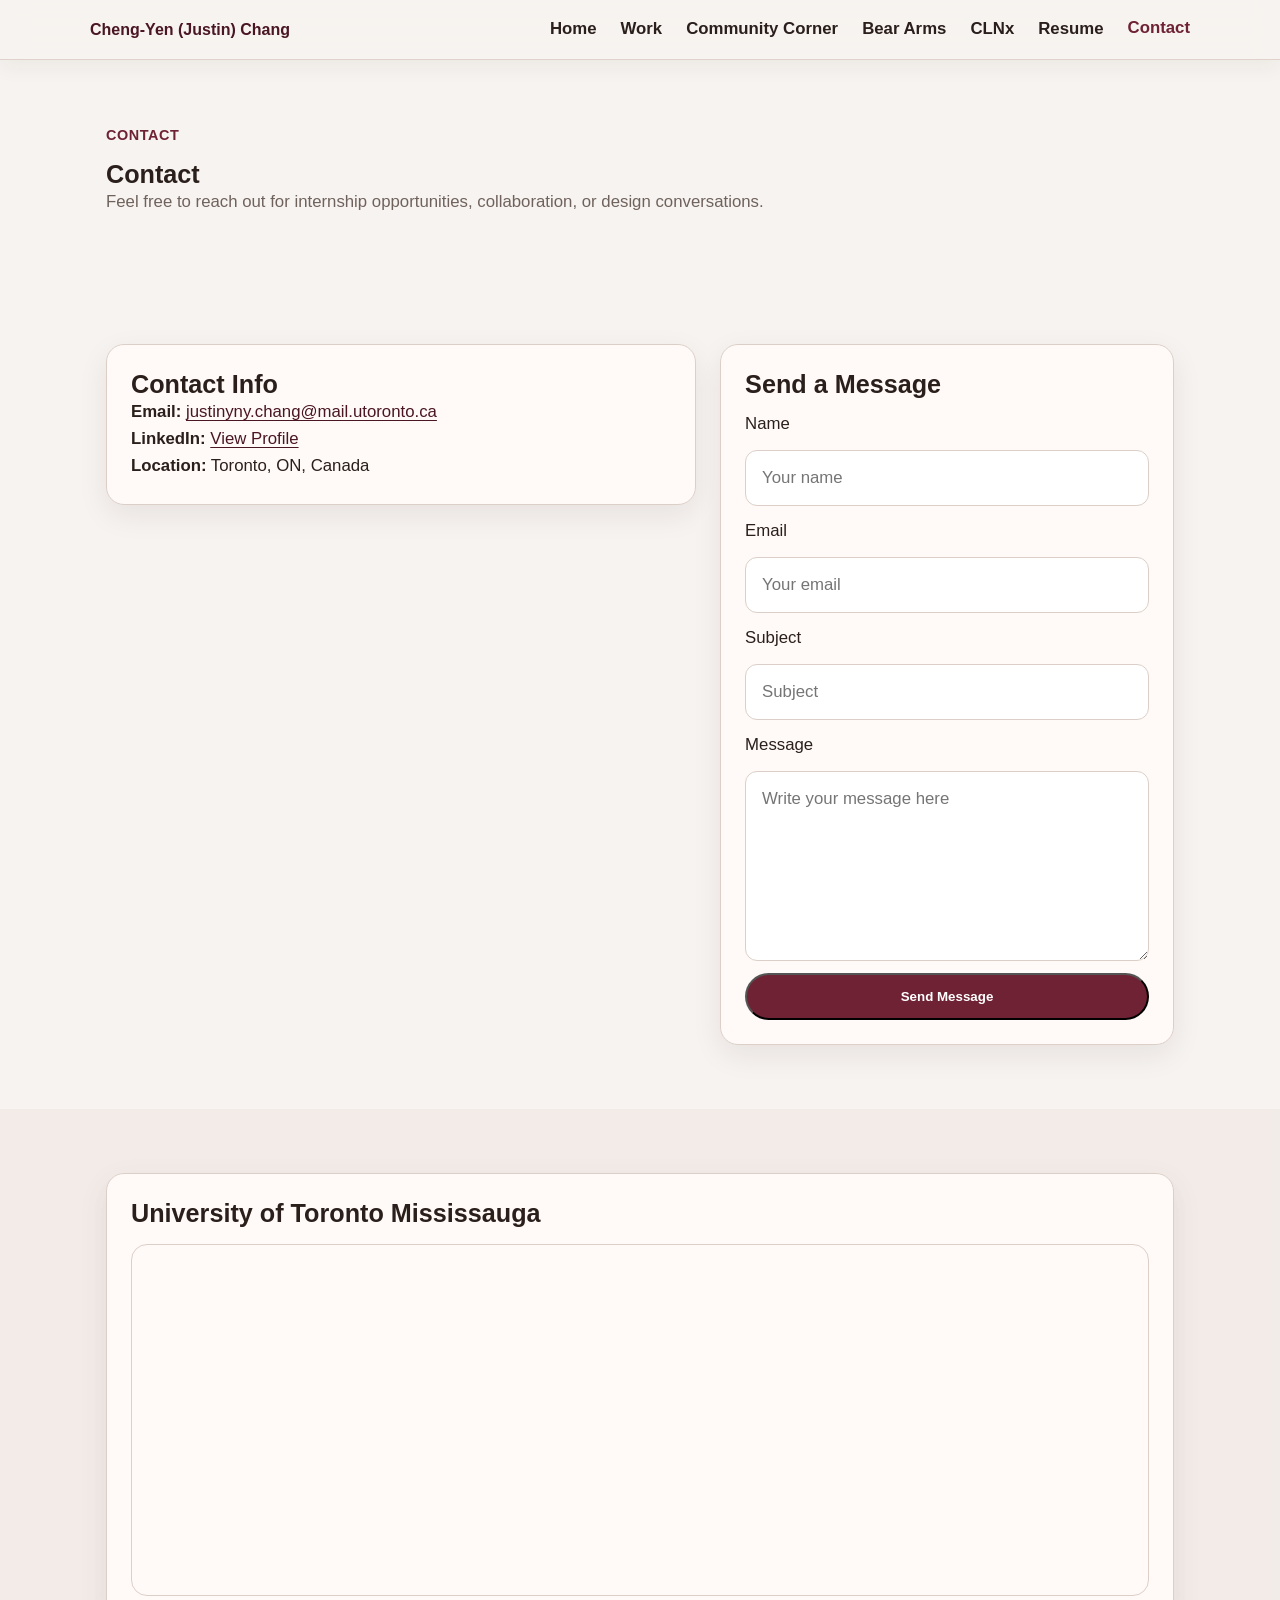
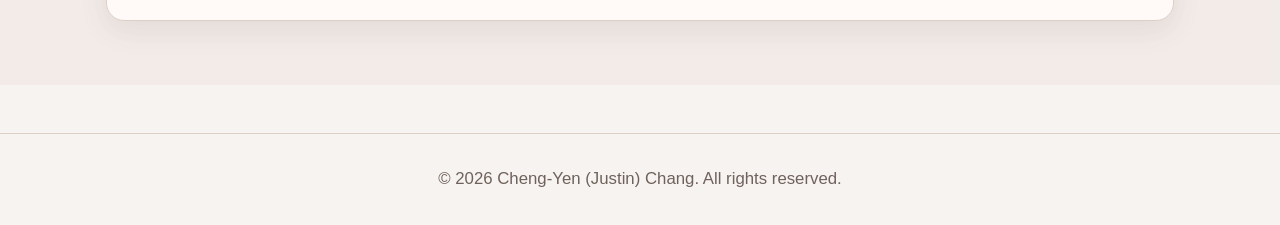
<file: contact.html>
<!DOCTYPE html>
<html lang="en">
<head>
  <meta charset="UTF-8">
  <meta name="viewport" content="width=device-width, initial-scale=1.0">
  <title>Cheng-Yen (Justin) Chang | Contact</title>
  <link rel="stylesheet" href="css/style.css">
</head>
<body>
  <header class="site-header">
    <div class="container nav-container">
      <a href="index.html" class="site-logo">Cheng-Yen (Justin) Chang</a>
      <nav class="site-nav">
        <ul>
          <li><a href="index.html">Home</a></li>
          <li><a href="portfolio.html">Work</a></li>
          <li><a href="community-corner-process.html">Community Corner</a></li>
          <li><a href="bear-arms-process.html">Bear Arms</a></li>
          <li><a href="clnx-process.html">CLNx</a></li>
          <li><a href="resume.html">Resume</a></li>
          <li><a href="contact.html" class="active">Contact</a></li>
        </ul>
      </nav>
    </div>
  </header>

  <main>
    <section class="page-banner">
      <div class="container">
        <p class="eyebrow">Contact</p>
        <h1>Contact</h1>
        <p class="section-intro">
          Feel free to reach out for internship opportunities, collaboration, or design conversations.
        </p>
      </div>
    </section>

    <section class="content-section">
      <div class="container contact-layout">
        <article class="detail-card">
          <h2>Contact Info</h2>
          <p>
            <strong>Email:</strong>
            <a href="mailto:justinyny.chang@mail.utoronto.ca" class="credential-link">
              justinyny.chang@mail.utoronto.ca
            </a>
          </p>
          <p>
            <strong>LinkedIn:</strong>
            <a href="https://www.linkedin.com/in/justikley" target="_blank" class="credential-link">View Profile</a>
          </p>
          <p><strong>Location:</strong> Toronto, ON, Canada</p>
        </article>

        <form class="detail-card contact-form" action="mailto:justinyny.chang@mail.utoronto.ca?subject=Portfolio%20Inquiry" method="post" enctype="text/plain">
          <h2>Send a Message</h2>

          <label for="name">Name</label>
          <input type="text" id="name" name="Name" placeholder="Your name" required>

          <label for="email">Email</label>
          <input type="email" id="email" name="Email" placeholder="Your email" required>

          <label for="subject">Subject</label>
          <input type="text" id="subject" name="Subject" placeholder="Subject" required>

          <label for="message">Message</label>
          <textarea id="message" name="Message" rows="6" placeholder="Write your message here" required></textarea>

          <button type="submit" class="btn">Send Message</button>
        </form>
      </div>
    </section>

    <section class="content-section alt-section">
      <div class="container">
        <div class="detail-card">
          <h2>University of Toronto Mississauga</h2>
          <div class="map-embed">
            <iframe
              src="https://www.google.com/maps?q=University%20of%20Toronto%20Mississauga&z=15&output=embed"
              width="100%"
              height="350"
              style="border:0;"
              allowfullscreen=""
              loading="lazy"
              referrerpolicy="no-referrer-when-downgrade">
            </iframe>
          </div>
        </div>
      </div>
    </section>
  </main>

  <footer class="site-footer">
    <div class="container">
      <p>&copy; 2026 Cheng-Yen (Justin) Chang. All rights reserved.</p>
    </div>
  </footer>
</body>
</html>
</file>
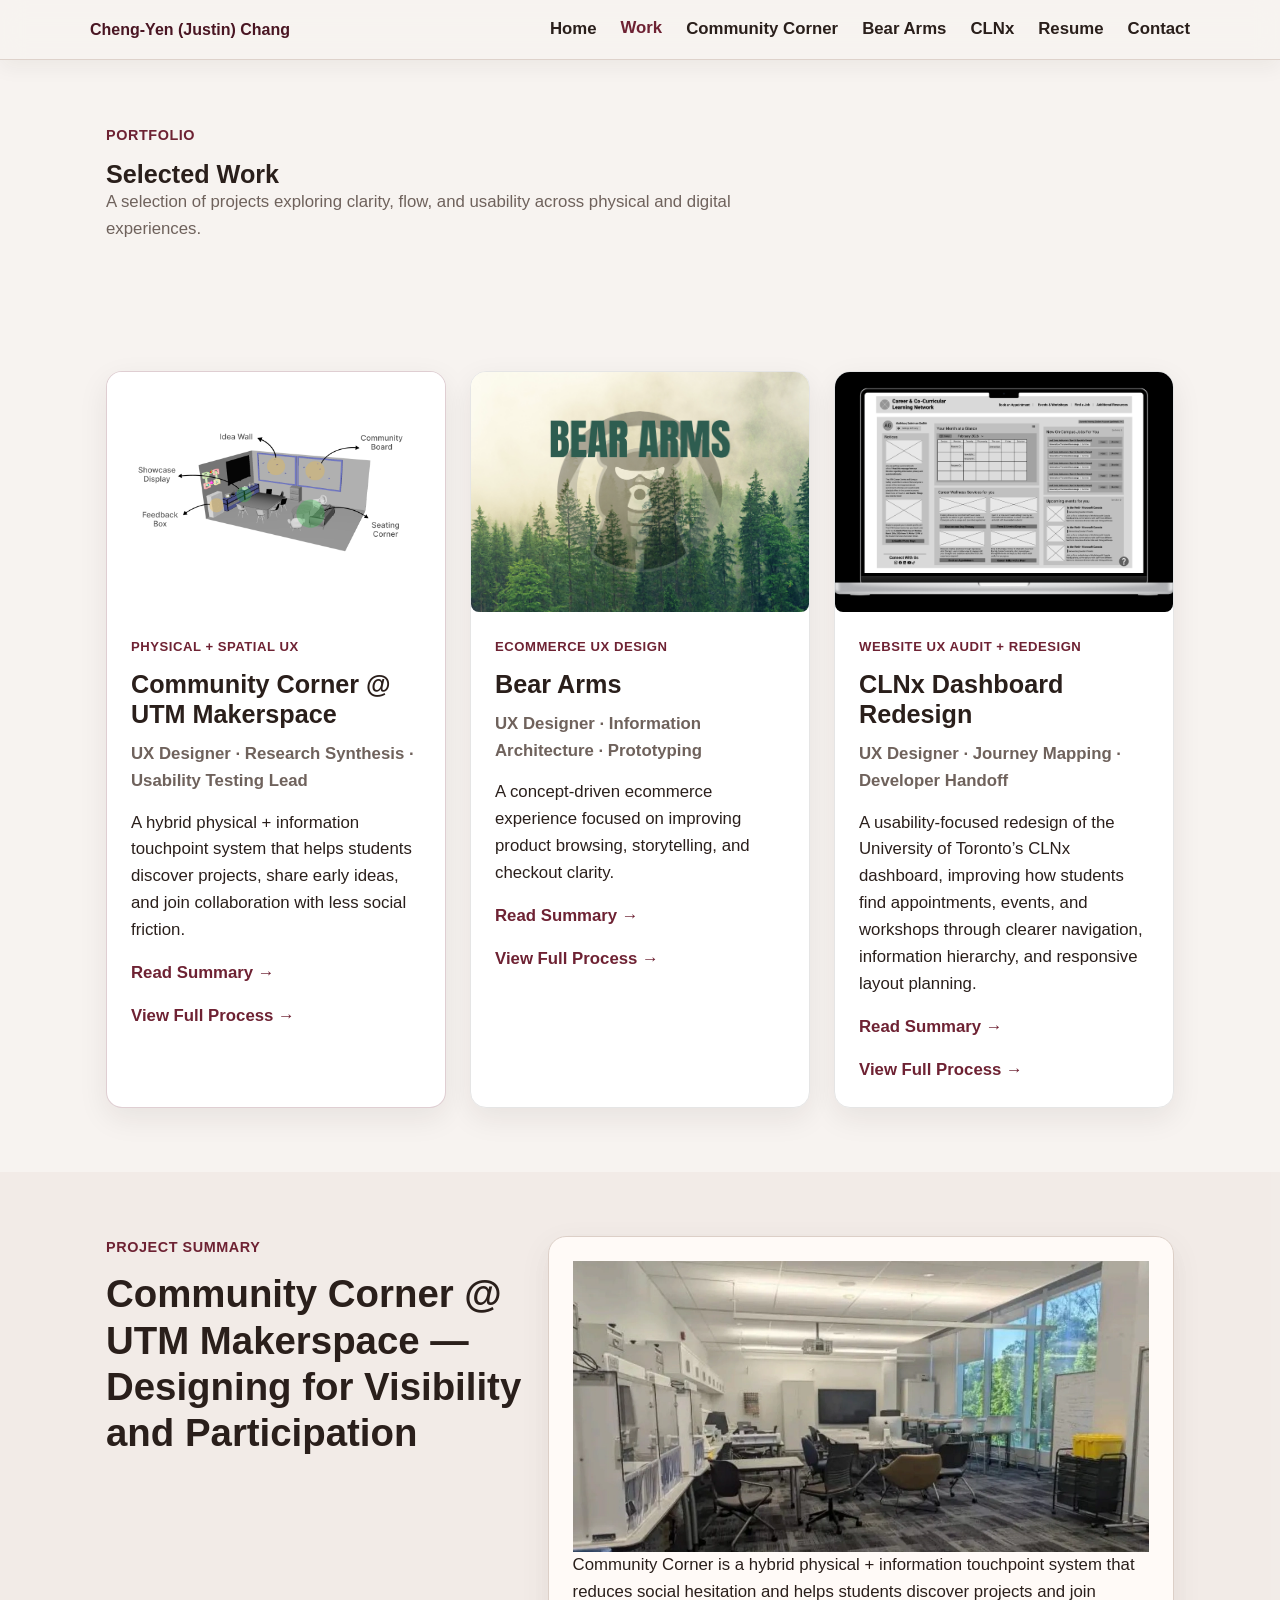
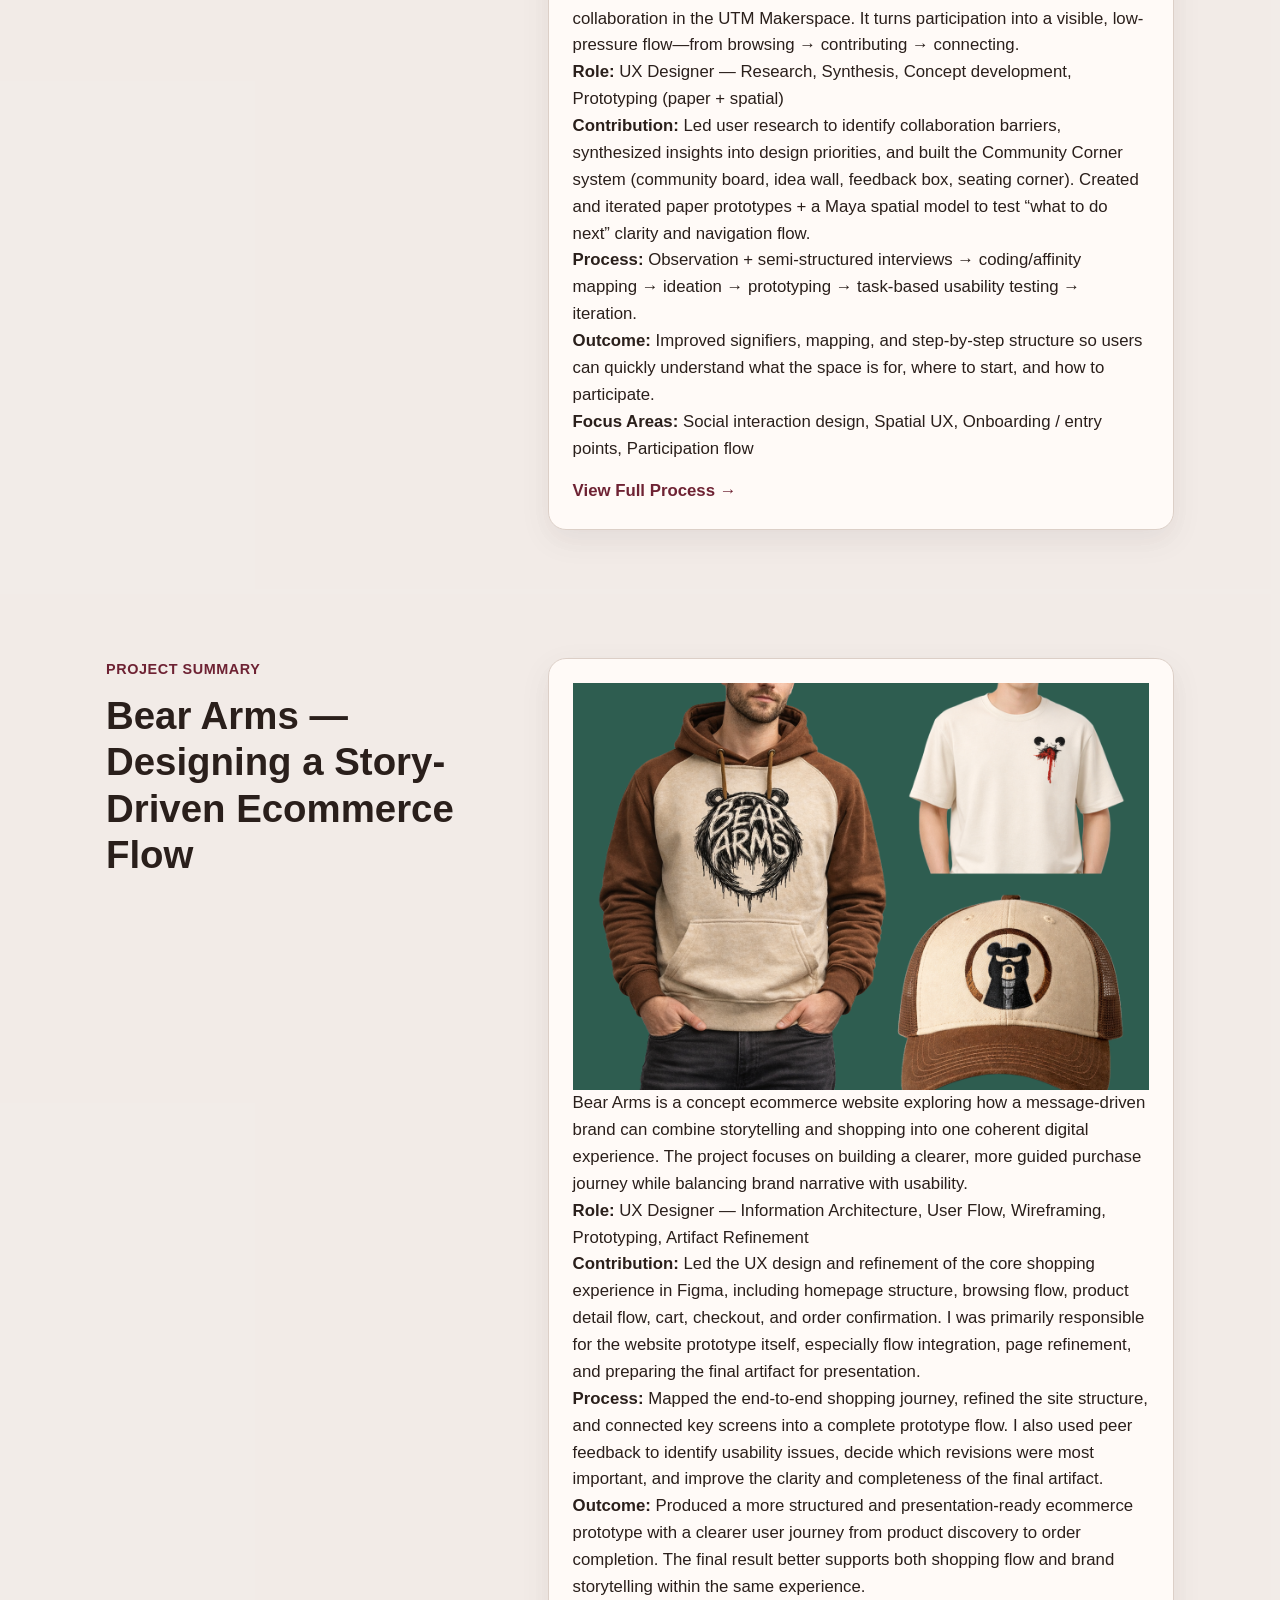
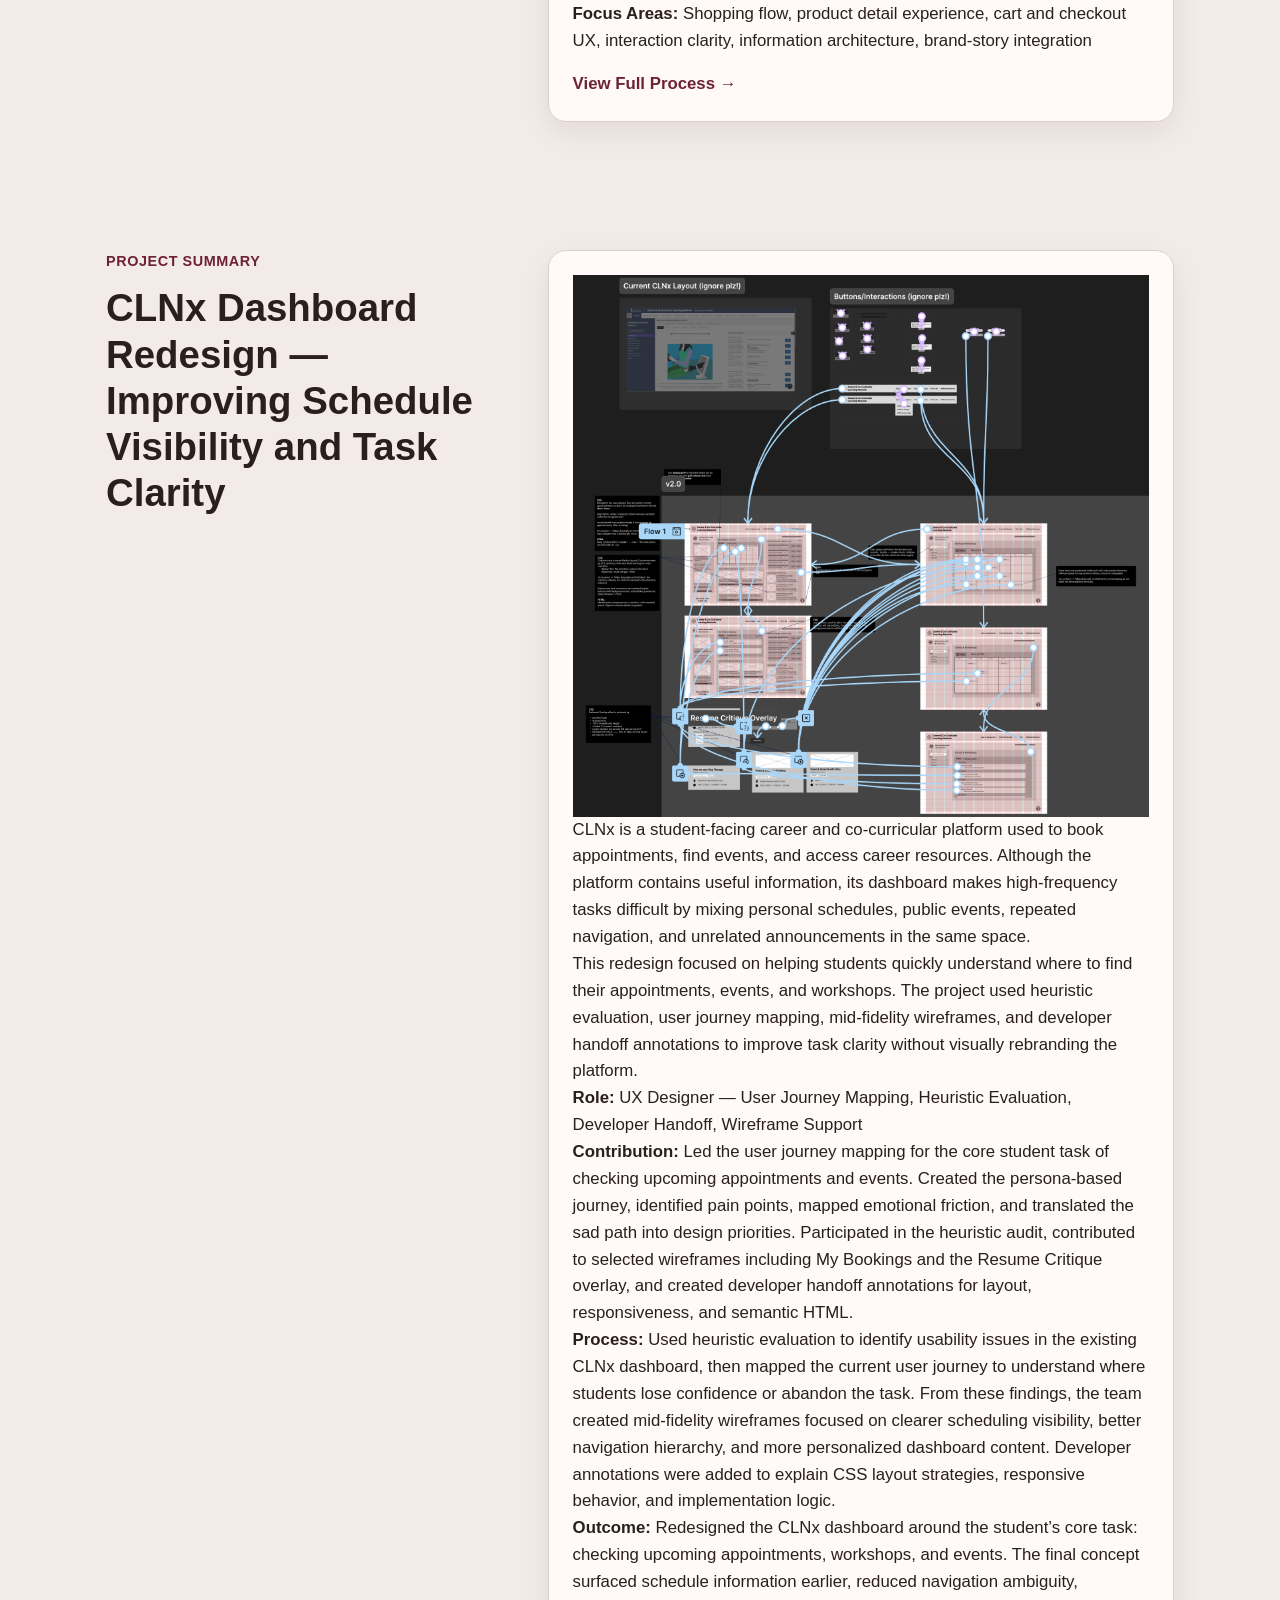
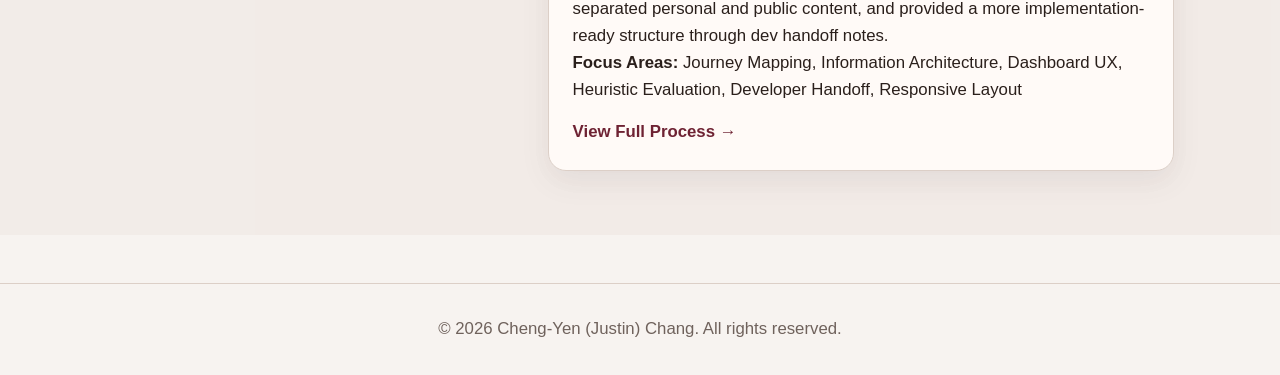
<file: portfolio.html>
<!DOCTYPE html>
<html lang="en">
<head>
  <meta charset="UTF-8">
  <meta name="viewport" content="width=device-width, initial-scale=1.0">
  <title>Cheng-Yen (Justin) Chang | Portfolio</title>
  <link rel="stylesheet" href="css/style.css">
</head>
<body>
  <header class="site-header">
    <div class="container nav-container">
      <a href="index.html" class="site-logo">Cheng-Yen (Justin) Chang</a>
      <nav class="site-nav">
        <ul>
          <li><a href="index.html">Home</a></li>
          <li><a href="portfolio.html" class="active">Work</a></li>
          <li><a href="community-corner-process.html">Community Corner</a></li>
          <li><a href="bear-arms-process.html">Bear Arms</a></li>
          <li><a href="clnx-process.html">CLNx</a></li>
          <li><a href="resume.html">Resume</a></li>
          <li><a href="contact.html">Contact</a></li>
        </ul>
      </nav>
    </div>
  </header>

  <main>
    <section class="page-banner">
      <div class="container">
        <p class="eyebrow">Portfolio</p>
        <h1>Selected Work</h1>
        <p class="section-intro">
          A selection of projects exploring clarity, flow, and usability across physical and digital experiences.
        </p>
      </div>
    </section>

    <section class="content-section">
      <div class="container">
        <div class="portfolio-grid">
          <article class="project-card featured-project">
            <div class="project-image">
              <img src="images/community-cover.png" alt="Community Corner project poster">
            </div>
            <div class="project-content">
              <p class="card-label">Physical + Spatial UX</p>
              <h2>Community Corner @ UTM Makerspace</h2>
              <p class="project-meta">UX Designer · Research Synthesis · Usability Testing Lead</p>
              <p>
                A hybrid physical + information touchpoint system that helps students discover projects, share early ideas, and join collaboration with less social friction.
              </p>
              <a href="#community-corner-detail" class="text-link">Read Summary →</a>
              <a href="community-corner-process.html" class="text-link cta-link">View Full Process →</a>
            </div>
          </article>

          <article class="project-card">
            <div class="project-image">
              <img src="images/beararms-cover.png" alt="Bear Arms e-commerce UX project">
            </div>
            <div class="project-content">
              <p class="card-label">ECOMMERCE UX DESIGN</p>
              <h2>Bear Arms</h2>
              <p class="project-meta">UX Designer · Information Architecture · Prototyping</p>
              <p>
                A concept-driven ecommerce experience focused on improving product browsing, storytelling, and checkout clarity.
              </p>
              <a href="#bear-arms-detail" class="text-link">Read Summary →</a>
              <a href="bear-arms-process.html" class="text-link cta-link">View Full Process →</a>
            </div>
          </article>

          <article class="project-card">
            <div class="project-image">
              <img src="images/clnx-cover.png" alt="CLNx Dashboard Redesign project">
            </div>
            <div class="project-content">
              <p class="card-label">WEBSITE UX AUDIT + REDESIGN</p>
              <h2>CLNx Dashboard Redesign</h2>
              <p class="project-meta">UX Designer · Journey Mapping · Developer Handoff</p>
              <p>
                A usability-focused redesign of the University of Toronto’s CLNx dashboard, improving how students find appointments, events, and workshops through clearer navigation, information hierarchy, and responsive layout planning.
              </p>
              <a href="#clnx-detail" class="text-link">Read Summary →</a>
              <a href="clnx-process.html" class="text-link cta-link">View Full Process →</a>
            </div>
          </article>
        </div>
      </div>
    </section>

    <section class="content-section alt-section featured-project" id="community-corner-detail">
      <div class="container portfolio-detail-layout">
        <div>
          <p class="eyebrow">PROJECT SUMMARY</p>
          <h2 class="section-title">
            Community Corner @ UTM Makerspace —
            Designing for Visibility and Participation
          </h2>
        </div>

        <div class="detail-card">
          <img src="images/community-context.png" alt="Makerspace context where the collaboration friction happens">
          <p>
            Community Corner is a hybrid physical + information touchpoint system that reduces social hesitation and helps students discover projects and join collaboration in the UTM Makerspace. It turns participation into a visible, low-pressure flow—from browsing → contributing → connecting.
          </p>
          <p>
            <strong>Role:</strong> UX Designer — Research, Synthesis, Concept development, Prototyping (paper + spatial)
          </p>
          <p>
            <strong>Contribution:</strong> Led user research to identify collaboration barriers, synthesized insights into design priorities, and built the Community Corner system (community board, idea wall, feedback box, seating corner). Created and iterated paper prototypes + a Maya spatial model to test “what to do next” clarity and navigation flow.
          </p>
          <p>
            <strong>Process:</strong> Observation + semi-structured interviews → coding/affinity mapping → ideation → prototyping → task-based usability testing → iteration.
          </p>
          <p>
            <strong>Outcome:</strong> Improved signifiers, mapping, and step-by-step structure so users can quickly understand what the space is for, where to start, and how to participate.
          </p>
          <p>
            <strong>Focus Areas:</strong> Social interaction design, Spatial UX, Onboarding / entry points, Participation flow
          </p>
          <p>
            <a href="community-corner-process.html" class="text-link cta-link">View Full Process →</a>
          </p>
        </div>
      </div>
    </section>

    <section class="content-section alt-section" id="bear-arms-detail">
      <div class="container">
        <div class="portfolio-detail-layout">
          <div>
            <p class="eyebrow">Project Summary</p>
            <h2 class="section-title">Bear Arms — Designing a Story-Driven Ecommerce Flow</h2>
          </div>

          <div class="detail-card">
            <img src="images/beararms-context.png" alt="Bear Arms merch">
            <p>
              Bear Arms is a concept ecommerce website exploring how a message-driven brand can combine storytelling and shopping into one coherent digital experience. The project focuses on building a clearer, more guided purchase journey while balancing brand narrative with usability.
            </p>
            <p>
              <strong>Role:</strong> UX Designer — Information Architecture, User Flow, Wireframing, Prototyping, Artifact Refinement
            </p>
            <p>
              <strong>Contribution:</strong> Led the UX design and refinement of the core shopping experience in Figma, including homepage structure, browsing flow, product detail flow, cart, checkout, and order confirmation. I was primarily responsible for the website prototype itself, especially flow integration, page refinement, and preparing the final artifact for presentation.
            </p>
            <p>
              <strong>Process:</strong> Mapped the end-to-end shopping journey, refined the site structure, and connected key screens into a complete prototype flow. I also used peer feedback to identify usability issues, decide which revisions were most important, and improve the clarity and completeness of the final artifact.
            </p>
            <p>
              <strong>Outcome:</strong> Produced a more structured and presentation-ready ecommerce prototype with a clearer user journey from product discovery to order completion. The final result better supports both shopping flow and brand storytelling within the same experience.
            </p>
            <p>
              <strong>Focus Areas:</strong> Shopping flow, product detail experience, cart and checkout UX, interaction clarity, information architecture, brand-story integration
            </p>
            <p>
              <a href="bear-arms-process.html" class="text-link cta-link">View Full Process →</a>
            </p>
          </div>
        </div>
      </div>
    </section>

        <section class="content-section alt-section" id="clnx-detail">
      <div class="container">
        <div class="portfolio-detail-layout">
          <div>
            <p class="eyebrow">Project Summary</p>
            <h2 class="section-title">
              CLNx Dashboard Redesign —
              Improving Schedule Visibility and Task Clarity
            </h2>
          </div>

          <div class="detail-card">
            <img src="images/clnx-context.png" alt="CLNx dashboard redesign overview">
            <p>
              CLNx is a student-facing career and co-curricular platform used to book appointments, find events, and access career resources. Although the platform contains useful information, its dashboard makes high-frequency tasks difficult by mixing personal schedules, public events, repeated navigation, and unrelated announcements in the same space.
            </p>
            <p>
              This redesign focused on helping students quickly understand where to find their appointments, events, and workshops. The project used heuristic evaluation, user journey mapping, mid-fidelity wireframes, and developer handoff annotations to improve task clarity without visually rebranding the platform.
            </p>
            <p>
              <strong>Role:</strong> UX Designer — User Journey Mapping, Heuristic Evaluation, Developer Handoff, Wireframe Support
            </p>
            <p>
              <strong>Contribution:</strong> Led the user journey mapping for the core student task of checking upcoming appointments and events. Created the persona-based journey, identified pain points, mapped emotional friction, and translated the sad path into design priorities. Participated in the heuristic audit, contributed to selected wireframes including My Bookings and the Resume Critique overlay, and created developer handoff annotations for layout, responsiveness, and semantic HTML.
            </p>
            <p>
              <strong>Process:</strong> Used heuristic evaluation to identify usability issues in the existing CLNx dashboard, then mapped the current user journey to understand where students lose confidence or abandon the task. From these findings, the team created mid-fidelity wireframes focused on clearer scheduling visibility, better navigation hierarchy, and more personalized dashboard content. Developer annotations were added to explain CSS layout strategies, responsive behavior, and implementation logic.
            </p>
            <p>
              <strong>Outcome:</strong> Redesigned the CLNx dashboard around the student’s core task: checking upcoming appointments, workshops, and events. The final concept surfaced schedule information earlier, reduced navigation ambiguity, separated personal and public content, and provided a more implementation-ready structure through dev handoff notes.
            </p>
            <p>
              <strong>Focus Areas:</strong> Journey Mapping, Information Architecture, Dashboard UX, Heuristic Evaluation, Developer Handoff, Responsive Layout
            </p>
            <p>
              <a href="clnx-process.html" class="text-link cta-link">View Full Process →</a>
            </p>
          </div>
        </div>
      </div>
    </section>
  </main>

  <footer class="site-footer">
    <div class="container">
      <p>&copy; 2026 Cheng-Yen (Justin) Chang. All rights reserved.</p>
    </div>
  </footer>
</body>
</html>
</file>
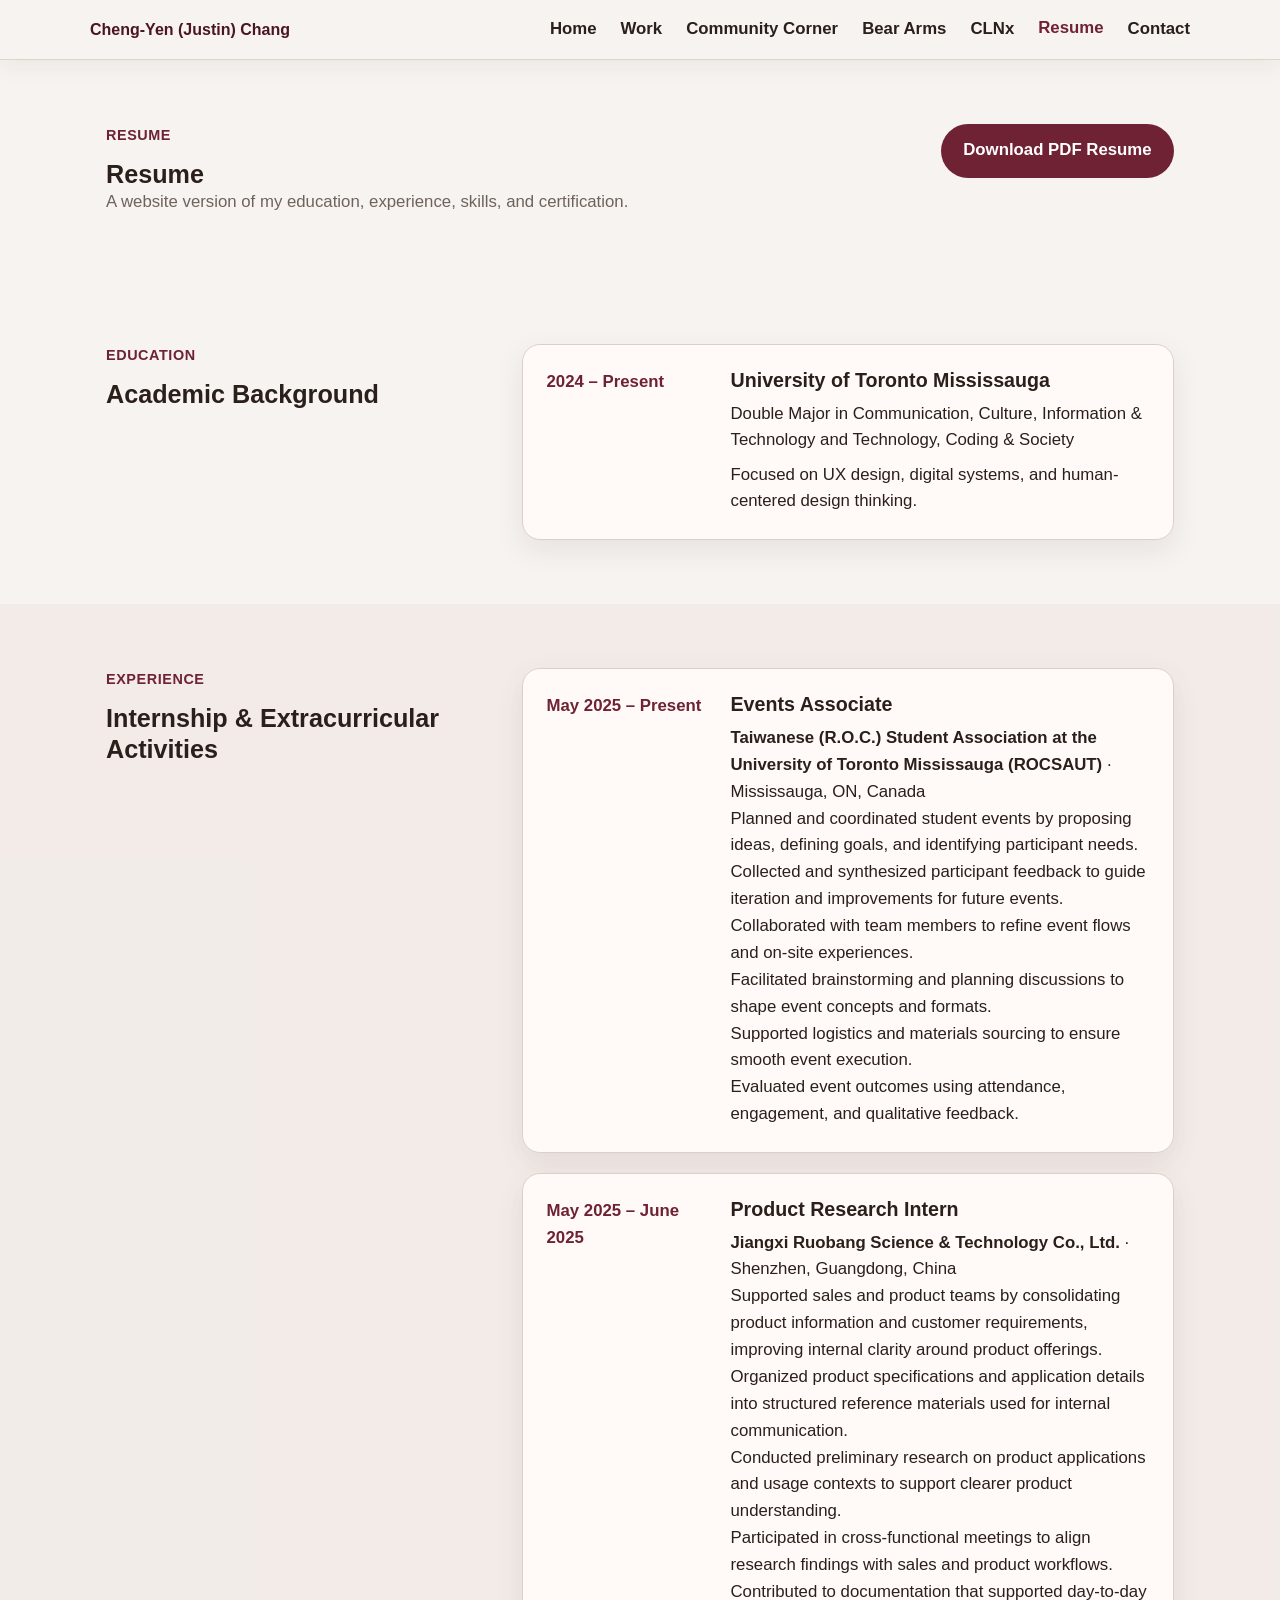
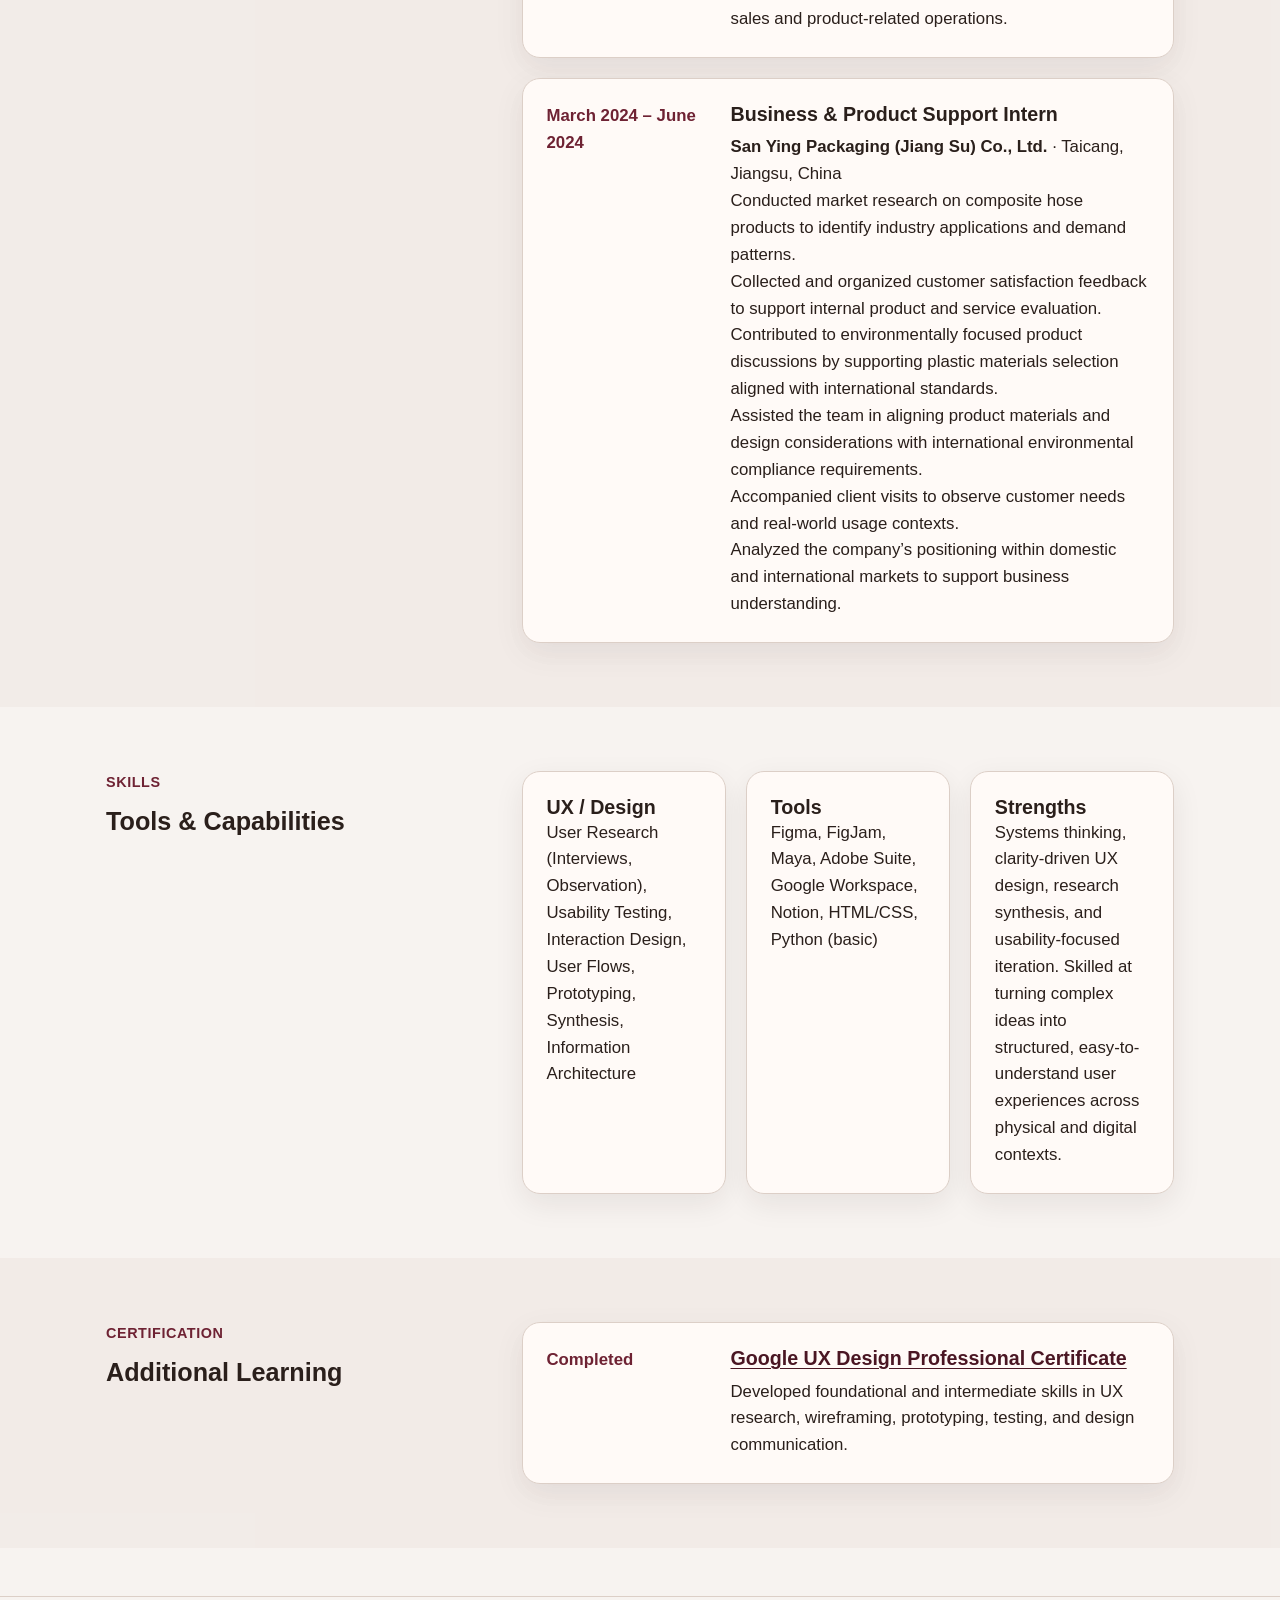
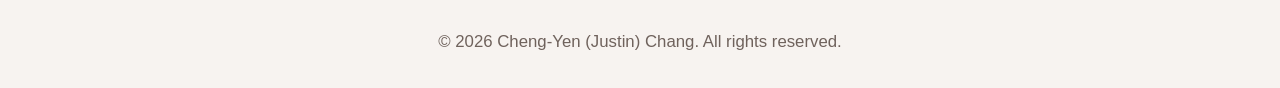
<file: resume.html>
<!DOCTYPE html>
<html lang="en">
<head>
  <meta charset="UTF-8">
  <meta name="viewport" content="width=device-width, initial-scale=1.0">
  <title>Cheng-Yen (Justin) Chang | Resume</title>
  <link rel="stylesheet" href="css/style.css">
</head>
<body>

  <header class="site-header">
    <div class="container nav-container">
      <a href="index.html" class="site-logo">Cheng-Yen (Justin) Chang</a>
      <nav class="site-nav">
        <ul>
          <li><a href="index.html">Home</a></li>
          <li><a href="portfolio.html">Work</a></li>
          <li><a href="community-corner-process.html">Community Corner</a></li>
          <li><a href="bear-arms-process.html">Bear Arms</a></li>
          <li><a href="clnx-process.html">CLNx</a></li>
          <li><a href="resume.html" class="active">Resume</a></li>
          <li><a href="contact.html">Contact</a></li>
        </ul>
      </nav>
    </div>
  </header>

  <main>

    <section class="page-banner">
      <div class="container resume-header">
        <div>
          <p class="eyebrow">Resume</p>
          <h1>Resume</h1>
          <p class="section-intro">
            A website version of my education, experience, skills, and certification.
          </p>
        </div>

        <div class="resume-download">
          <a href="files/resume.pdf" class="btn" target="_blank">
            Download PDF Resume
          </a>
        </div>
      </div>
    </section>

    <!-- Education -->
    <section class="content-section">
      <div class="container resume-section-grid">

        <div class="resume-section-title">
          <p class="eyebrow">Education</p>
          <h2>Academic Background</h2>
        </div>

        <div class="resume-items">
          <article class="resume-item">
            <div class="resume-date">2024 – Present</div>
            <div class="resume-content-block">
              <h3>University of Toronto Mississauga</h3>
              <p>
                Double Major in Communication, Culture, Information &amp; Technology and Technology, Coding &amp; Society
              </p>
              <p>
                Focused on UX design, digital systems, and human-centered design thinking.
              </p>
            </div>
          </article>
        </div>

      </div>
    </section>

    <!-- Experience -->
    <section class="content-section alt-section">
      <div class="container resume-section-grid">

        <div class="resume-section-title">
          <p class="eyebrow">Experience</p>
          <h2>Internship &amp; Extracurricular Activities</h2>
        </div>

        <div class="resume-items">

          <!-- ROCSAUT -->
          <article class="resume-item">
            <div class="resume-date">May 2025 – Present</div>
            <div class="resume-content-block">
              <h3>Events Associate</h3>
              <p><strong>Taiwanese (R.O.C.) Student Association at the University of Toronto Mississauga (ROCSAUT)</strong> · Mississauga, ON, Canada</p>
              <ul>
                <li>Planned and coordinated student events by proposing ideas, defining goals, and identifying participant needs.</li>
                <li>Collected and synthesized participant feedback to guide iteration and improvements for future events.</li>
                <li>Collaborated with team members to refine event flows and on-site experiences.</li>
                <li>Facilitated brainstorming and planning discussions to shape event concepts and formats.</li>
                <li>Supported logistics and materials sourcing to ensure smooth event execution.</li>
                <li>Evaluated event outcomes using attendance, engagement, and qualitative feedback.</li>
              </ul>
            </div>
          </article>

          <!-- Internship 1 -->
          <article class="resume-item">
            <div class="resume-date">May 2025 – June 2025</div>
            <div class="resume-content-block">
              <h3>Product Research Intern</h3>
              <p><strong>Jiangxi Ruobang Science &amp; Technology Co., Ltd.</strong> · Shenzhen, Guangdong, China</p>
              <ul>
                <li>Supported sales and product teams by consolidating product information and customer requirements, improving internal clarity around product offerings.</li>
                <li>Organized product specifications and application details into structured reference materials used for internal communication.</li>
                <li>Conducted preliminary research on product applications and usage contexts to support clearer product understanding.</li>
                <li>Participated in cross-functional meetings to align research findings with sales and product workflows.</li>
                <li>Contributed to documentation that supported day-to-day sales and product-related operations.</li>
              </ul>
            </div>
          </article>

          <!-- Internship 2 -->
          <article class="resume-item">
            <div class="resume-date">March 2024 – June 2024</div>
            <div class="resume-content-block">
              <h3>Business &amp; Product Support Intern</h3>
              <p><strong>San Ying Packaging (Jiang Su) Co., Ltd.</strong> · Taicang, Jiangsu, China</p>
              <ul>
                <li>Conducted market research on composite hose products to identify industry applications and demand patterns.</li>
                <li>Collected and organized customer satisfaction feedback to support internal product and service evaluation.</li>
                <li>Contributed to environmentally focused product discussions by supporting plastic materials selection aligned with international standards.</li>
                <li>Assisted the team in aligning product materials and design considerations with international environmental compliance requirements.</li>
                <li>Accompanied client visits to observe customer needs and real-world usage contexts.</li>
                <li>Analyzed the company’s positioning within domestic and international markets to support business understanding.</li>
              </ul>
            </div>
          </article>

    </div>

  </div>
</section>

    <!-- Skills -->
    <section class="content-section">
      <div class="container resume-section-grid">

        <div class="resume-section-title">
          <p class="eyebrow">Skills</p>
          <h2>Tools &amp; Capabilities</h2>
        </div>

        <div class="resume-items resume-skill-cards">

          <article class="detail-card">
            <h3>UX / Design</h3>
            <p>
              User Research (Interviews, Observation), Usability Testing, Interaction Design, User Flows, Prototyping, Synthesis, Information Architecture
            </p>
          </article>

          <article class="detail-card">
            <h3>Tools</h3>
            <p>
              Figma, FigJam, Maya, Adobe Suite, Google Workspace, Notion, HTML/CSS, Python (basic)
            </p>
          </article>

          <article class="detail-card">
            <h3>Strengths</h3>
            <p>
              Systems thinking, clarity-driven UX design, research synthesis, and usability-focused iteration. Skilled at turning complex ideas into structured, easy-to-understand user experiences across physical and digital contexts.
            </p>
          </article>

        </div>

      </div>
    </section>

    <!-- Certification -->
    <section class="content-section alt-section">
      <div class="container resume-section-grid">

        <div class="resume-section-title">
          <p class="eyebrow">Certification</p>
          <h2>Additional Learning</h2>
        </div>

        <div class="resume-items">
          <article class="resume-item">
            <div class="resume-date">Completed</div>

            <div class="resume-content-block">
              <h3>
                <a href="https://coursera.org/share/9a8c0fa7d4e231d4fa794480008d5133" target="_blank" class="credential-link">
                  Google UX Design Professional Certificate
                </a>
              </h3>

              <p>
                Developed foundational and intermediate skills in UX research, wireframing,
                prototyping, testing, and design communication.
              </p>
            </div>

          </article>
        </div>

      </div>
    </section>

  </main>

  <footer class="site-footer">
    <div class="container">
      <p>&copy; 2026 Cheng-Yen (Justin) Chang. All rights reserved.</p>
    </div>
  </footer>

</body>
</html>
</file>
<file: css/style.css>
* {
  box-sizing: border-box;
  margin: 0;
  padding: 0;
}

:root {
  --bg: #f7f3f0;
  --surface: #fffaf7;
  --text: #2a1f1b;
  --muted: #6f625c;
  --border: #dccfc7;
  --primary: #6e2233;
  --primary-dark: #4a1623;
  --secondary: #8b6b5c;
  --secondary-light: #e8ddd6;
  --white: #ffffff;
  --shadow: 0 10px 30px rgba(42, 31, 27, 0.08);
}

html {
  scroll-behavior: smooth;
}

body {
  font-family: Arial, sans-serif;
  background-color: var(--bg);
  color: var(--text);
  line-height: 1.6;
}

img {
  max-width: 100%;
  display: block;
}

a {
  color: inherit;
  text-decoration: none;
}

a {
  transition: all 0.2s ease;
}

a:hover {
  opacity: 0.7;
}

ul {
  list-style: none;
}

.container {
  width: 100%;
  max-width: 1100px;
  margin: 0 auto;
  padding: 0 16px;
}

main {
  min-height: 70vh;
}

h1, h2, h3, h4 {
  line-height: 1.2;
}

.site-header {
  position: sticky;
  top: 0;
  z-index: 1000;

  background-color: rgba(247, 243, 240, 0.92);
  backdrop-filter: blur(12px);

  border-bottom: 1px solid rgba(220, 207, 199, 0.9);
  box-shadow: 0 8px 20px rgba(42, 31, 27, 0.05);

  transition: background-color 0.2s ease, box-shadow 0.2s ease;
}

.nav-container {
  display: flex;
  flex-direction: column;
  align-items: center;
  gap: 1rem;
  padding: 1rem 0;
}

.site-logo {
  font-size: 1rem;
  font-weight: 700;
  color: var(--primary-dark);
  text-align: center;
}

.site-nav ul {
  display: flex;
  flex-direction: column;
  gap: 12px;
  align-items: center;
}

.site-nav a {
  font-weight: 600;
  color: var(--text);
  transition: color 0.2s ease, transform 0.2s ease;
  display: inline-block;
}

.site-nav a:hover,
.site-nav a:focus,
.site-nav a.active {
  color: var(--primary);
  transform: translateY(-1px);
}

.hero,
.page-banner,
.content-section {
  padding: 4rem 0;
}

.hero-layout {
  display: grid;
  gap: 2rem;
}

.hero-text h1 {
  font-size: 2.3rem;
  margin-bottom: 1rem;
}

.hero-description {
  color: var(--muted);
  max-width: 640px;
  margin-bottom: 1.5rem;
}

.eyebrow {
  color: var(--primary);
  font-weight: 700;
  text-transform: uppercase;
  letter-spacing: 0.04em;
  margin-bottom: 0.75rem;
  font-size: 0.9rem;
}

.hero-card,
.detail-card,
.project-card {
  background-color: var(--surface);
  border: 1px solid var(--border);
  border-radius: 18px;
  box-shadow: var(--shadow);
}

.hero-card,
.detail-card {
  padding: 1.5rem;
}

.button-group {
  display: flex;
  flex-wrap: wrap;
  gap: 1rem;
}

.top-space {
  margin-top: 1.25rem;
}

.btn,
.btn-secondary {
  display: inline-block;
  padding: 0.85rem 1.4rem;
  border-radius: 999px;
  font-weight: 700;
  transition: all 0.2s ease;
}

.btn {
  background-color: var(--primary);
  color: var(--white);
}

.btn:hover,
.btn:focus {
  background-color: var(--primary-dark);
  transform: translateY(-1px);
}

.btn-secondary {
  border: 1px solid var(--primary);
  color: var(--primary);
  background-color: transparent;
}

.btn-secondary:hover,
.btn-secondary:focus {
  background-color: var(--primary);
  color: var(--white);
}

.section-title {
  font-size: 2rem;
  margin-bottom: 1rem;
}

.section-intro {
  color: var(--muted);
  max-width: 720px;
}

.project-grid,
.resume-layout,
.contact-layout,
.two-column {
  display: grid;
  gap: 1.5rem;
}

.project-card {
  background: #fff;
  border-radius: 16px;
  overflow: hidden;
  border: 1px solid #e5e5e5;
  transition: all 0.3s ease;
  cursor: pointer;
}

.project-card:hover {
  transform: translateY(-6px);
  box-shadow: 0 12px 30px rgba(0,0,0,0.08);
}

.project-image {
  min-height: 180px;
}

.placeholder-box {
  display: flex;
  align-items: center;
  justify-content: center;
  background-color: var(--secondary-light);
  color: var(--primary-dark);
  font-weight: 700;
  padding: 2rem;
}

.project-content {
  padding: 1.5rem;
}

.project-content h2 {
  margin-bottom: 0.75rem;
}

.text-link {
  display: inline-block;
  margin-top: 1rem;
  color: var(--primary);
  font-weight: 700;
}

.alt-section {
  background-color: rgba(232, 221, 214, 0.35);
}

.simple-list {
  padding-left: 1rem;
  list-style: disc;
}

.simple-list li {
  margin-bottom: 0.5rem;
}

.contact-form {
  display: grid;
  gap: 0.75rem;
}

.contact-form input,
.contact-form textarea {
  width: 100%;
  padding: 0.85rem 1rem;
  border: 1px solid var(--border);
  border-radius: 12px;
  font: inherit;
  background-color: var(--white);
}

.contact-form input:focus,
.contact-form textarea:focus {
  outline: 2px solid rgba(110, 34, 51, 0.2);
  border-color: var(--primary);
}

.map-placeholder {
  min-height: 280px;
  display: flex;
  align-items: center;
  justify-content: center;
  background-color: var(--secondary-light);
  border-radius: 14px;
  color: var(--muted);
  text-align: center;
  padding: 1rem;
}

.site-footer {
  border-top: 1px solid var(--border);
  padding: 2rem 0;
  color: var(--muted);
  text-align: center;
  margin-top: 3rem;
}

@media (min-width: 768px) {
  .nav-container {
    flex-direction: row;
    justify-content: space-between;
  }

  .site-logo {
    text-align: left;
  }

  .site-nav ul {
    flex-direction: row;
    gap: 1.5rem;
  }

  .hero-layout,
  .contact-layout {
    grid-template-columns: 1.3fr 1fr;
    align-items: start;
  }

  .project-grid {
    grid-template-columns: repeat(2, 1fr);
  }

  .resume-layout,
  .two-column {
    grid-template-columns: repeat(2, 1fr);
  }

  .hero-text h1 {
    font-size: 3.2rem;
  }

  .section-title {
    font-size: 2.4rem;
  }
}

@media (min-width: 1200px) {
  body {
    font-size: 1.05rem;
  }

  .project-grid {
    grid-template-columns: repeat(3, 1fr);
  }
}

/* =========================
   Home Page
========================= */
.home-hero-layout {
  align-items: center;
}

.profile-card {
  background-color: var(--surface);
  border: 1px solid var(--border);
  border-radius: 24px;
  box-shadow: var(--shadow);
  padding: 1rem;
  max-width: 420px;
  margin: 0 auto;
}

.profile-image {
  width: 100%;
  border-radius: 18px;
  object-fit: cover;
}

.intro-panel {
  background-color: var(--secondary-light);
  border: 1px solid var(--border);
  border-radius: 20px;
  padding: 2rem;
}

.strength-grid {
  display: grid;
  gap: 1.5rem;
}

.strength-card h3 {
  margin-bottom: 0.75rem;
  color: var(--primary-dark);
}

.home-bottom-grid {
  display: grid;
  gap: 1.5rem;
}

.project-card h3 {
  margin-bottom: 0.75rem;
}

.project-card:hover {
  transform: translateY(-4px);
  transition: transform 0.2s ease;
  border-color: rgba(110, 34, 51, 0.25);
}

@media (min-width: 768px) {
  .home-hero-layout {
    grid-template-columns: 1.15fr 0.85fr;
  }

  .strength-grid {
    grid-template-columns: repeat(3, 1fr);
  }

  .home-bottom-grid {
    grid-template-columns: 1.2fr 0.8fr;
  }
}

/* =========================
   Portfolio Page
========================= */
.portfolio-grid {
  display: grid;
  gap: 1.5rem;
}

.featured-project {
  border-color: rgba(110, 34, 51, 0.22);
}

.card-label {
  color: var(--primary);
  font-weight: 700;
  text-transform: uppercase;
  letter-spacing: 0.04em;
  font-size: 0.82rem;
  margin-bottom: 0.75rem;
}

.project-meta {
  color: var(--muted);
  font-weight: 600;
  margin-bottom: 0.9rem;
}

.portfolio-detail-layout {
  display: grid;
  gap: 1.5rem;
  align-items: start;
}

@media (min-width: 768px) {
  .portfolio-grid {
    grid-template-columns: 1.2fr 1fr;
  }

  .portfolio-grid .featured-project {
    grid-column: span 2;
  }

  .portfolio-detail-layout {
    grid-template-columns: 0.8fr 1.2fr;
  }
}

@media (min-width: 1200px) {
  .portfolio-grid {
    grid-template-columns: 1fr 1fr 1fr;
  }

  .portfolio-grid .featured-project {
    grid-column: span 1;
  }
}

/* =========================
   Process Page
========================= */
.process-intro-grid,
.process-section-grid,
.insight-grid {
  display: grid;
  gap: 1.5rem;
}

.process-image {
  margin-top: 1.25rem;
  border-radius: 16px;
  overflow: hidden;
}

.process-image img {
  width: 100%;
  display: block;
  border-radius: 16px;
}

.insight-grid h3,
.process-intro-grid h2,
.process-section-grid h2 {
  margin-bottom: 0.75rem;
}

@media (min-width: 768px) {
  .process-intro-grid {
    grid-template-columns: repeat(2, 1fr);
  }

  .process-section-grid {
    grid-template-columns: 0.8fr 1.2fr;
    align-items: start;
  }

  .insight-grid {
    grid-template-columns: repeat(2, 1fr);
  }
}

/* =========================
   Resume Page
========================= */
.resume-header,
.resume-section-grid,
.resume-item,
.resume-skill-cards {
  display: grid;
  gap: 1.5rem;
}

.resume-download {
  align-self: start;
}

.resume-section-title h2,
.resume-content-block h3 {
  margin-bottom: 0.5rem;
}

.resume-items {
  display: grid;
  gap: 1.25rem;
}

.resume-item {
  background-color: var(--surface);
  border: 1px solid var(--border);
  border-radius: 18px;
  box-shadow: var(--shadow);
  padding: 1.5rem;
}

.resume-date {
  color: var(--primary);
  font-weight: 700;
}

.resume-content-block p {
  color: var(--text);
  margin-top: 0.45rem;
}

@media (min-width: 768px) {
  .resume-header {
    grid-template-columns: 1fr auto;
    align-items: end;
  }

  .resume-section-grid {
    grid-template-columns: 0.75fr 1.25fr;
    align-items: start;
  }

  .resume-item {
    grid-template-columns: 160px 1fr;
    align-items: start;
  }

  .resume-skill-cards {
    grid-template-columns: repeat(3, 1fr);
  }
}

/* =========================
   Credential Link
========================= */
.credential-link {
  color: var(--primary-dark);
  text-decoration: underline;
  text-underline-offset: 3px;
  transition: color 0.2s ease;
}

.credential-link:hover,
.credential-link:focus {
  color: var(--primary);
}

/* =========================
   Contact Page
========================= */
.map-embed {
  margin-top: 1rem;
  overflow: hidden;
  border-radius: 16px;
  border: 1px solid var(--border);
}

.map-embed iframe {
  display: block;
}

.project-image {
  width: 100%;
  height: 240px;
  overflow: hidden;
  border-radius: 8px;
}

.project-image img {
  width: 100%;
  height: 100%;
  object-fit: cover;
  display: block;
}

.process-image {
  margin: 16px 0;
}

.process-image img {
  width: 100%;
  height: auto;
  border-radius: 8px;
  display: block;
}

.cta-link {
  display: inline-block;
  transition: color 0.2s ease, transform 0.2s ease;
}

.cta-link:hover,
.cta-link:focus {
  color: var(--primary-dark);
  transform: translateX(4px);
}

section {
  animation: fadeInUp 0.6s ease both;
}

@keyframes fadeInUp {
  from {
    opacity: 0;
    transform: translateY(12px);
  }
  to {
    opacity: 1;
    transform: translateY(0);
  }
}
</file>
